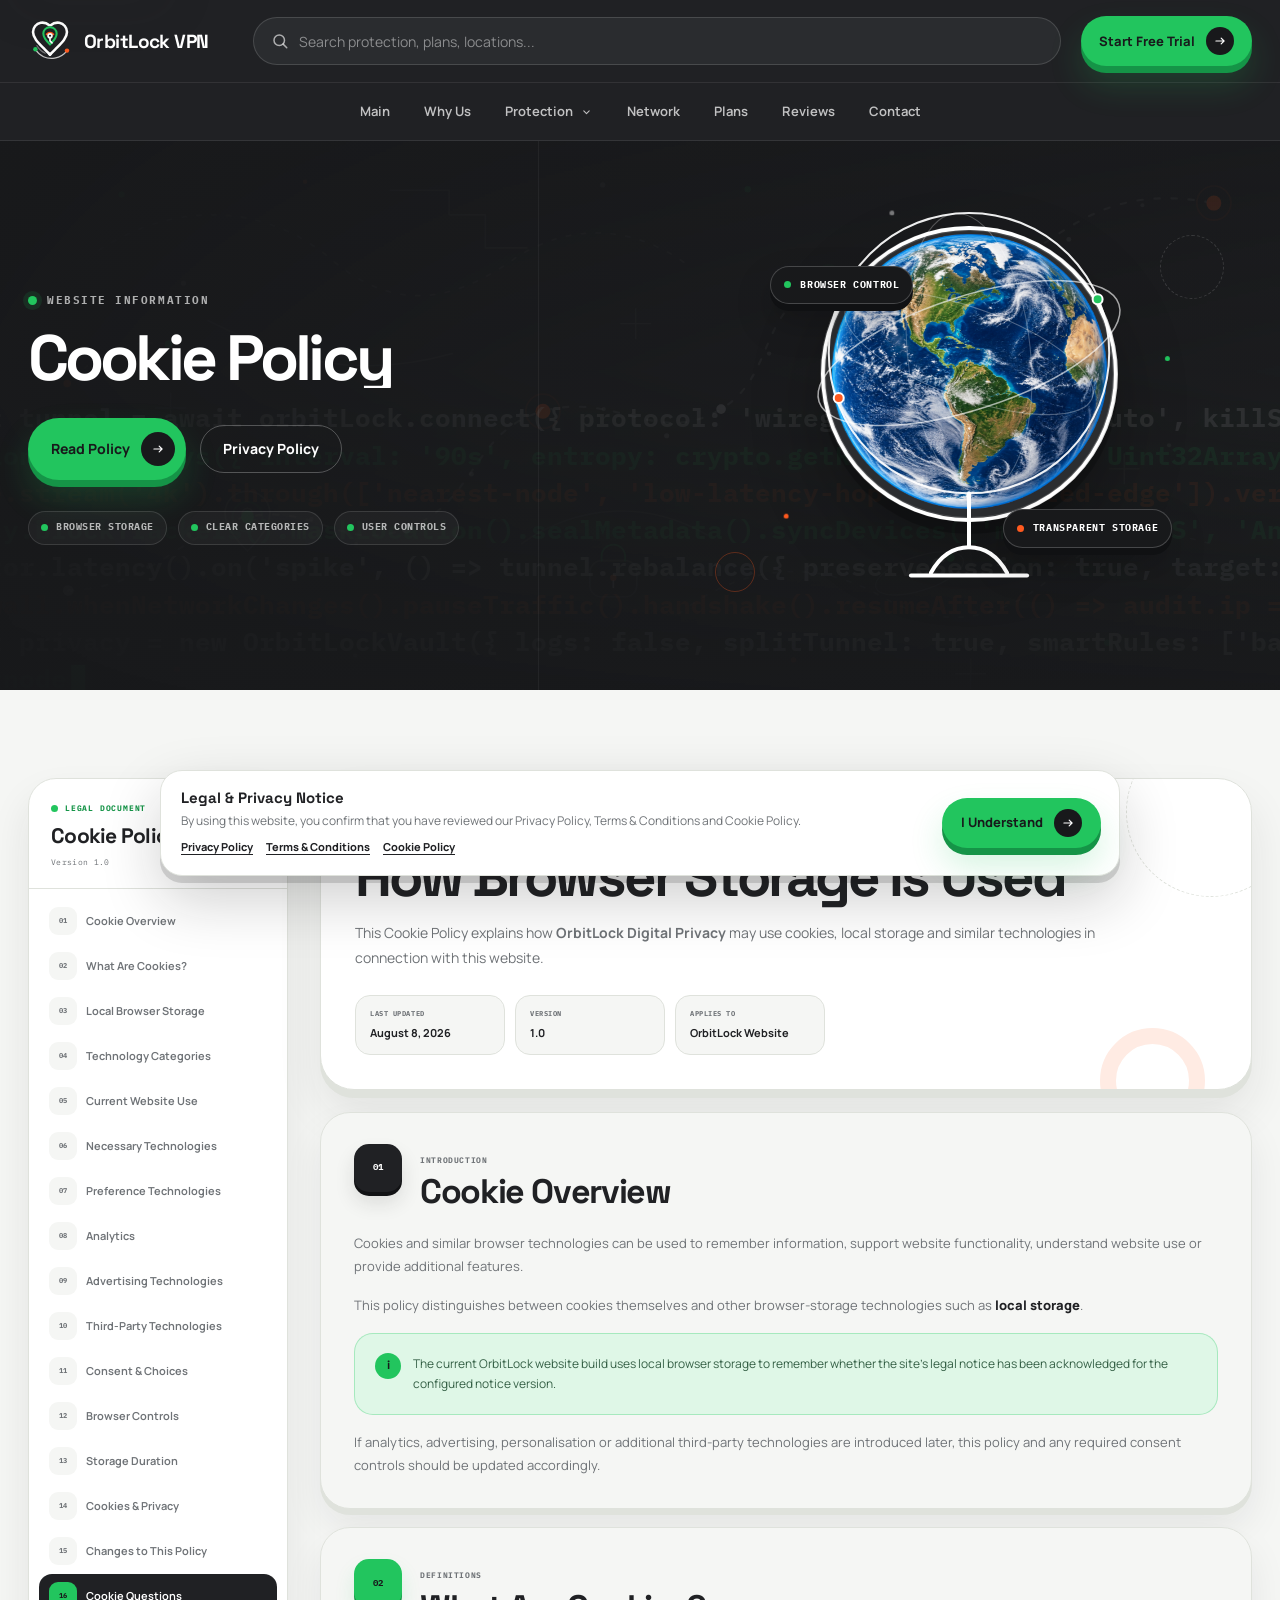
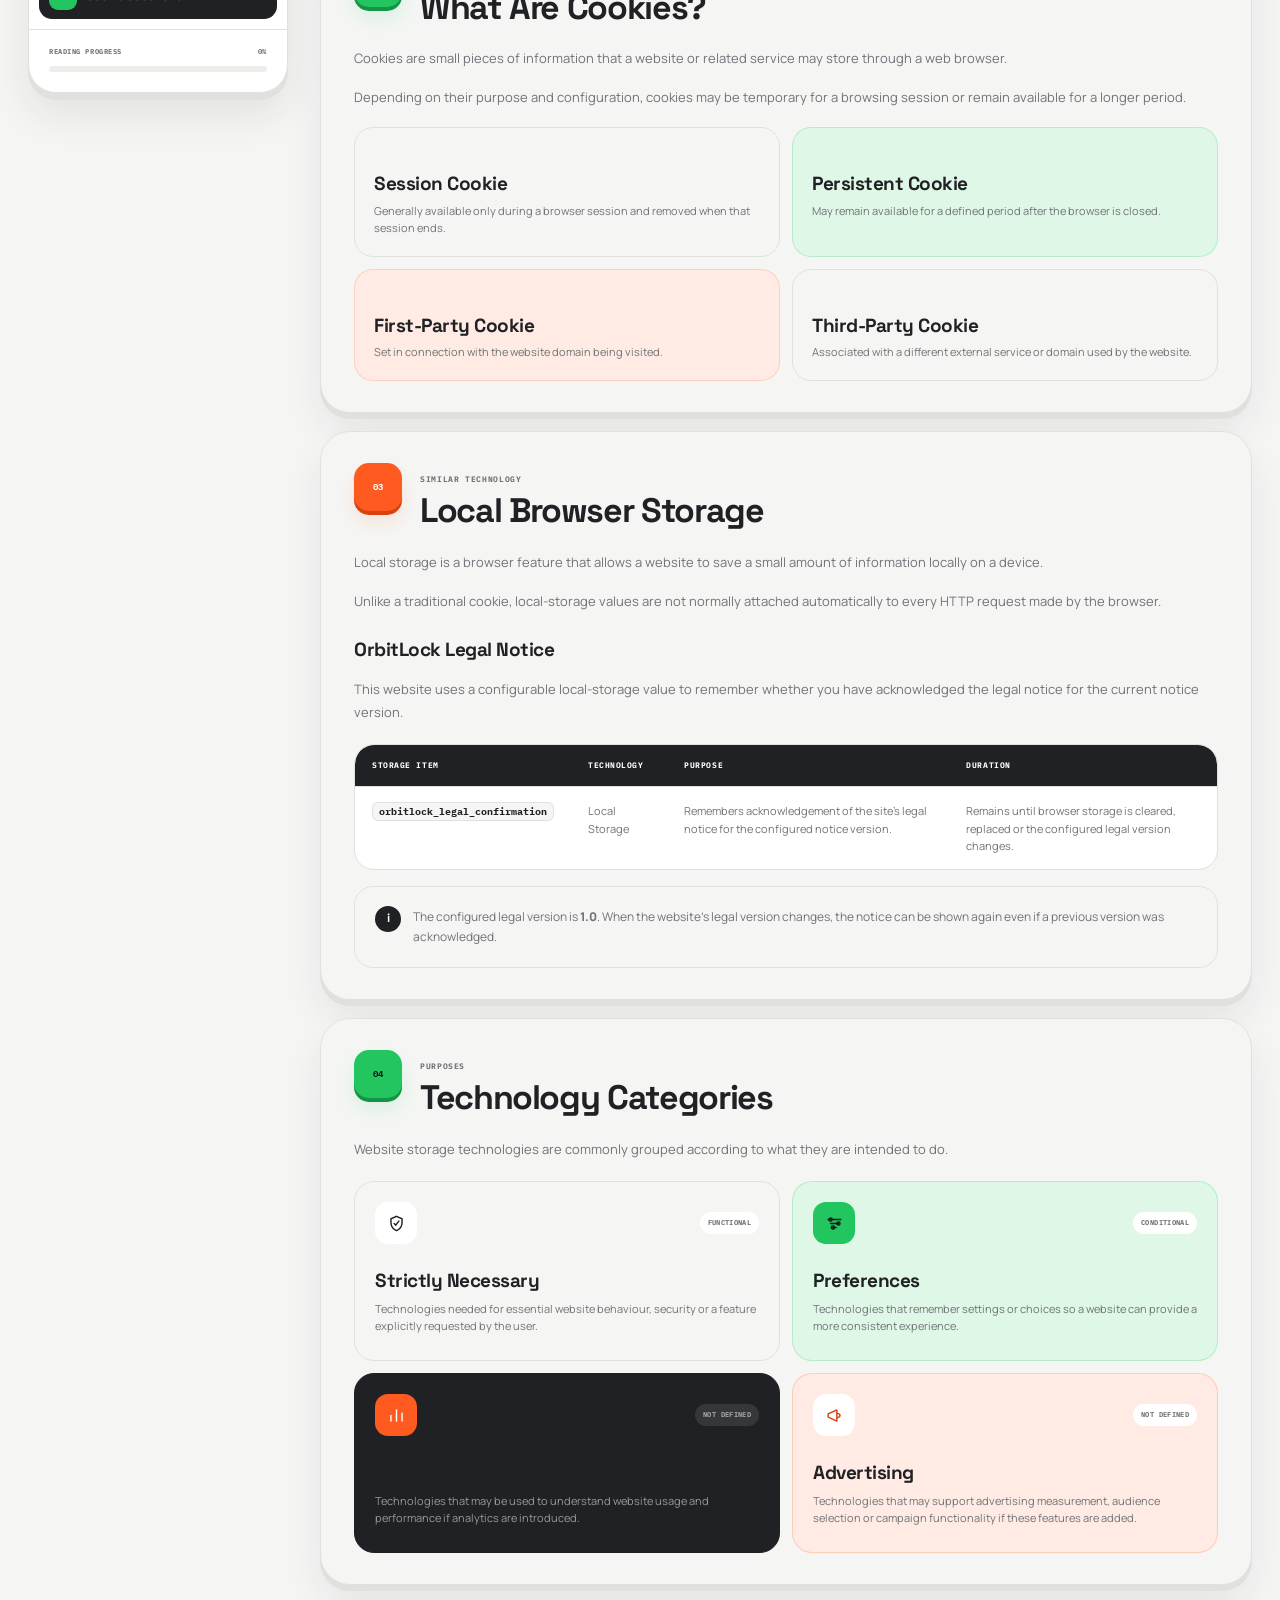
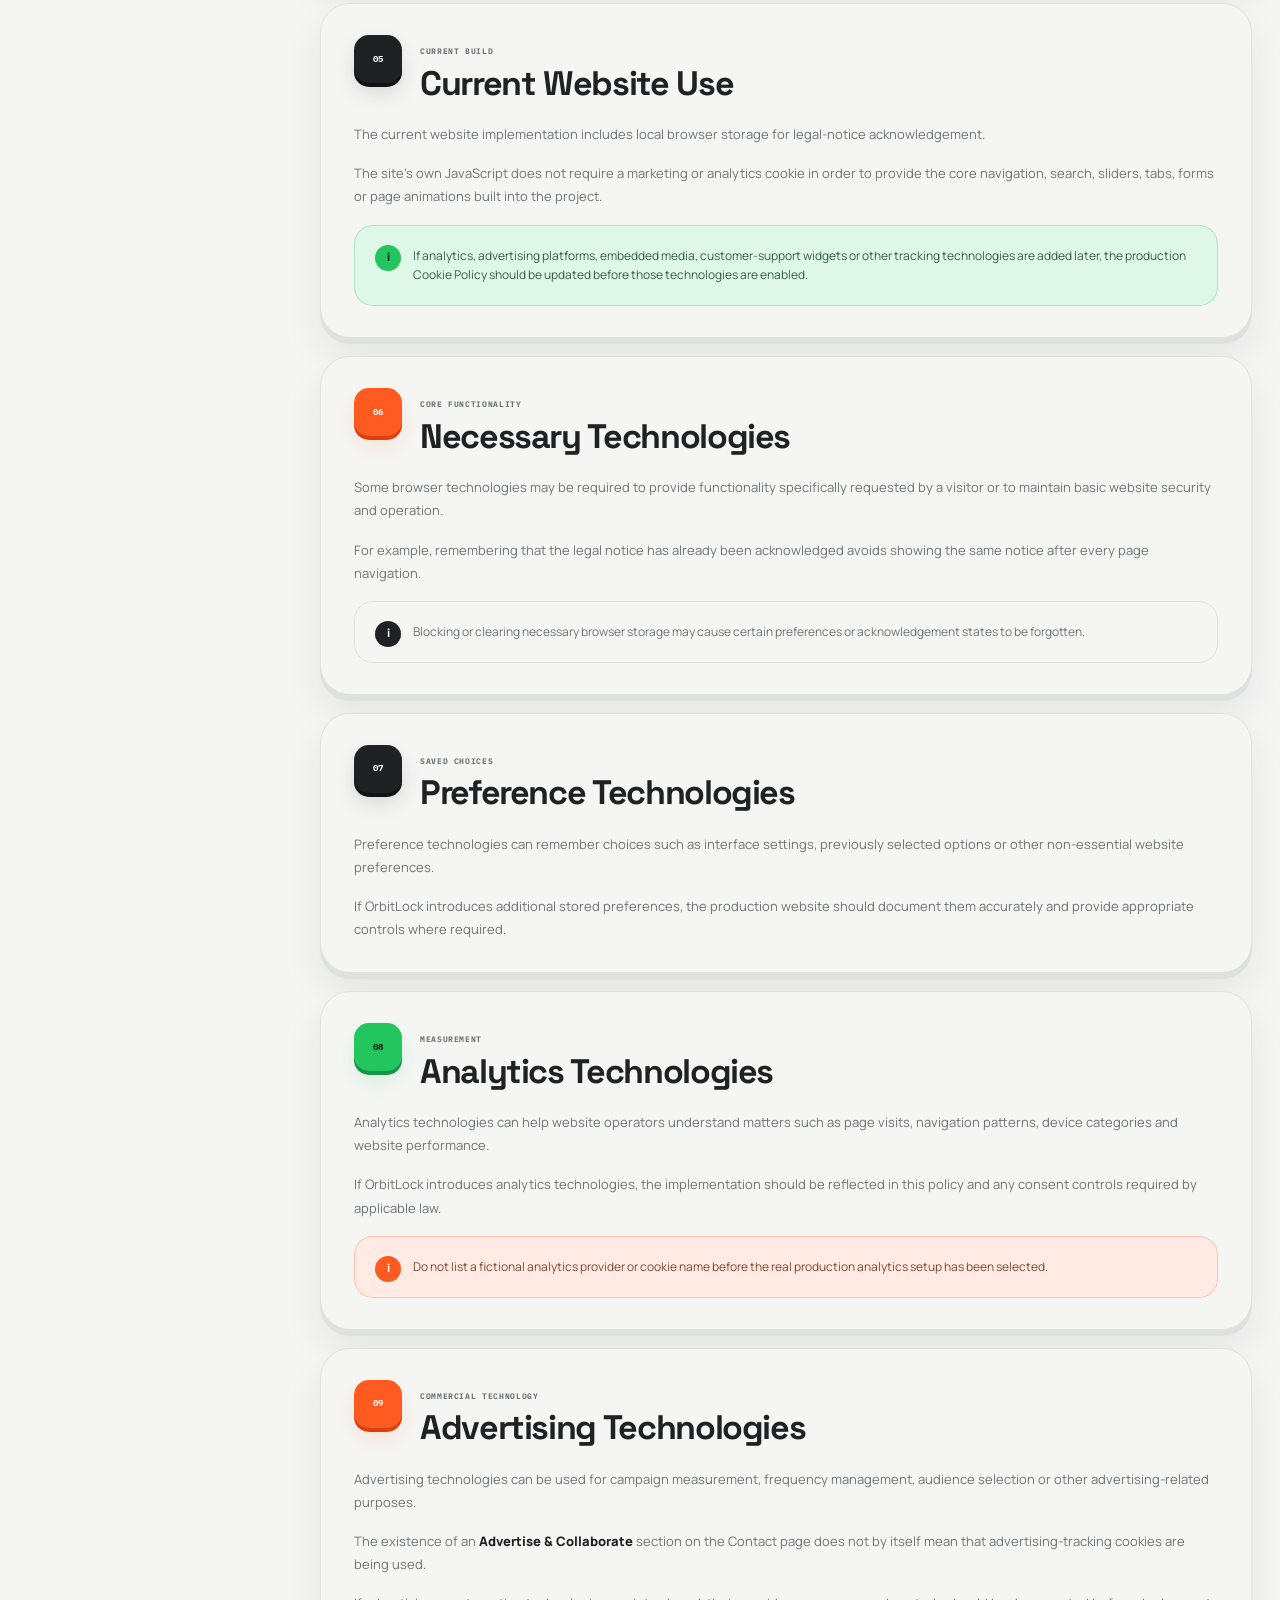
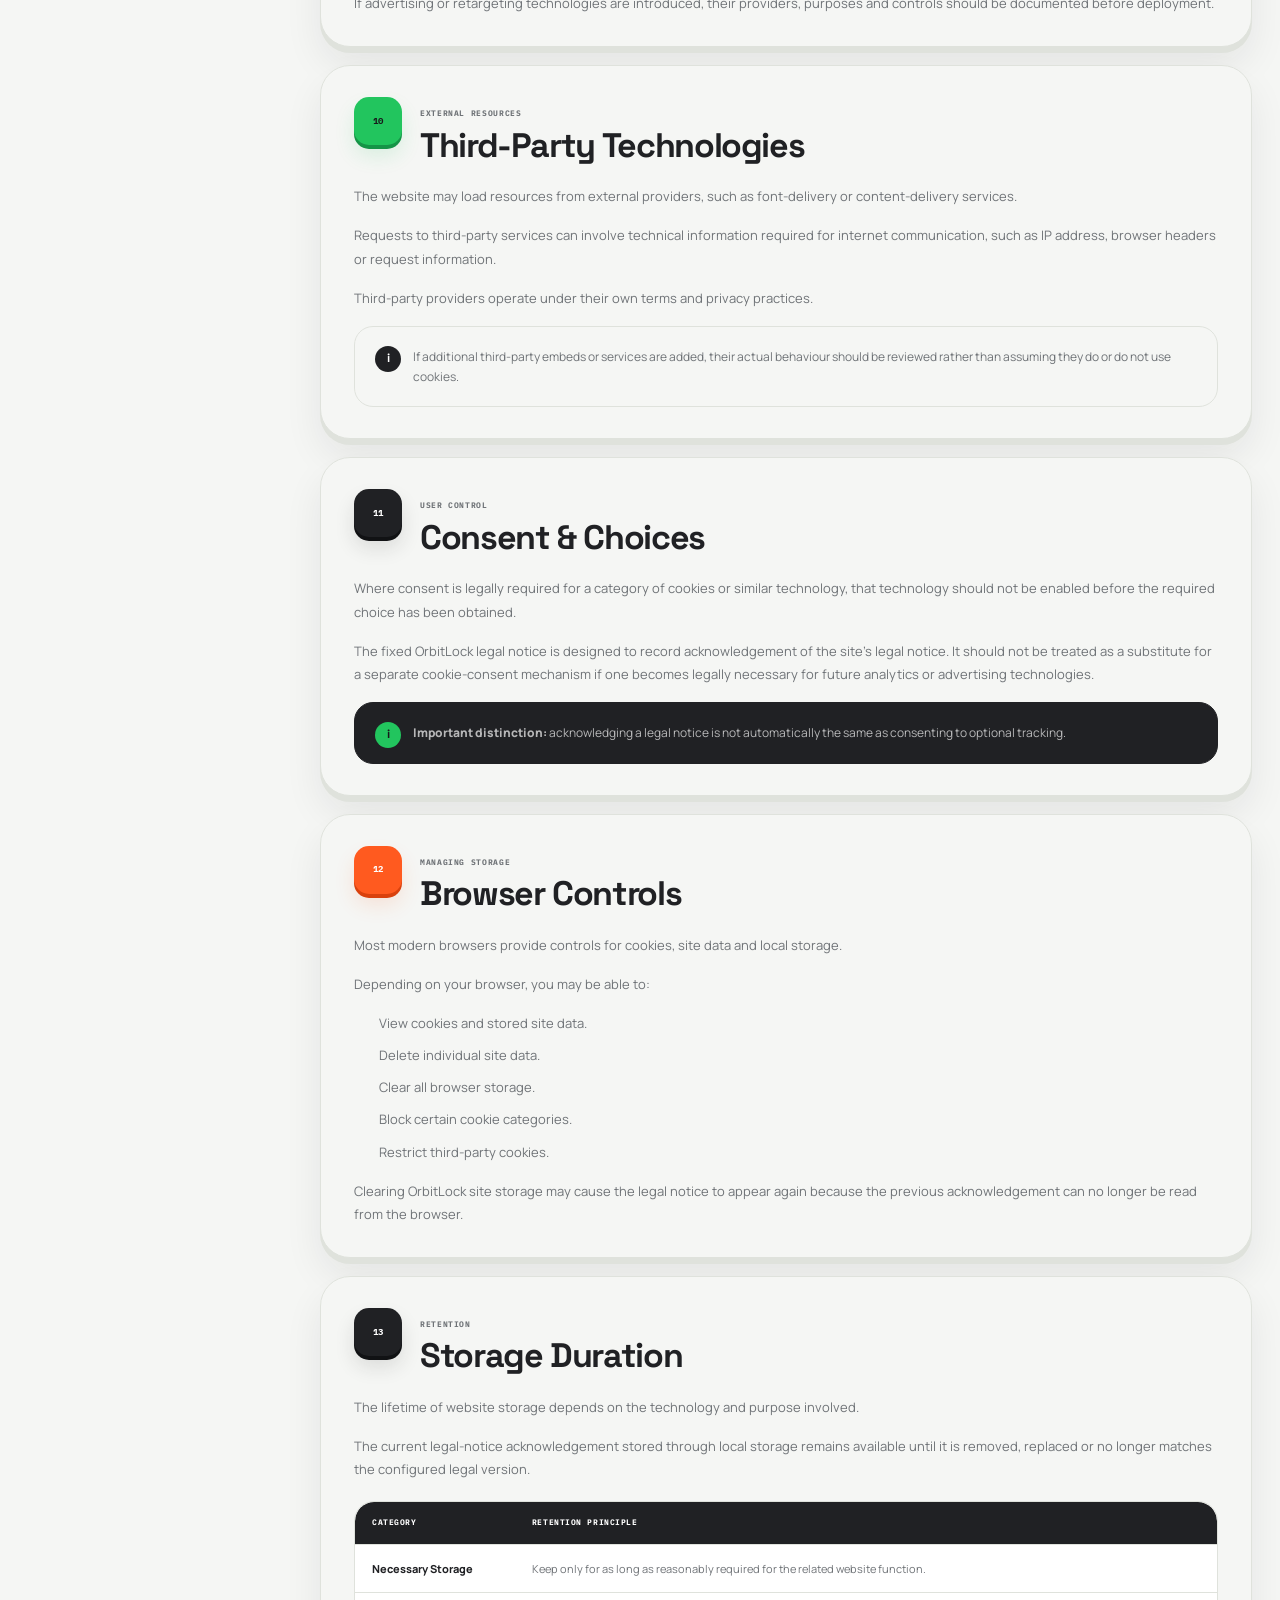
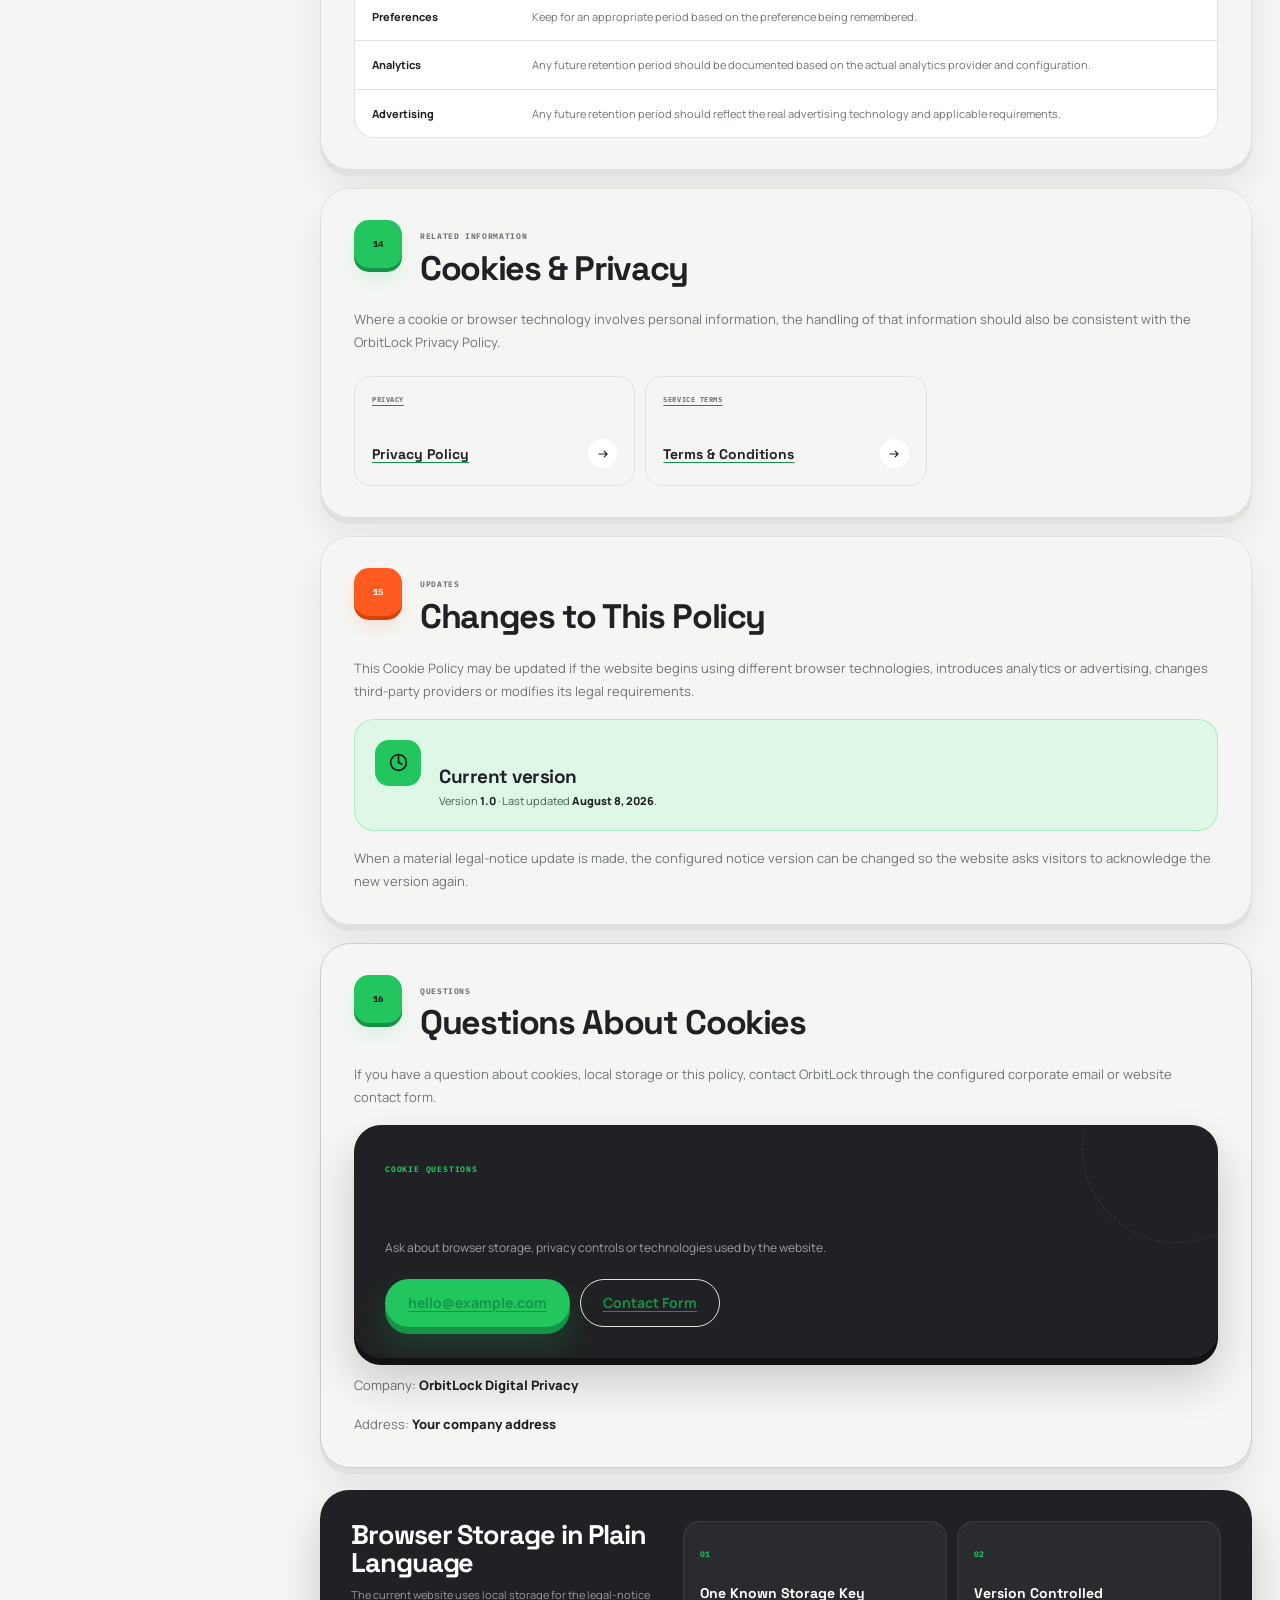
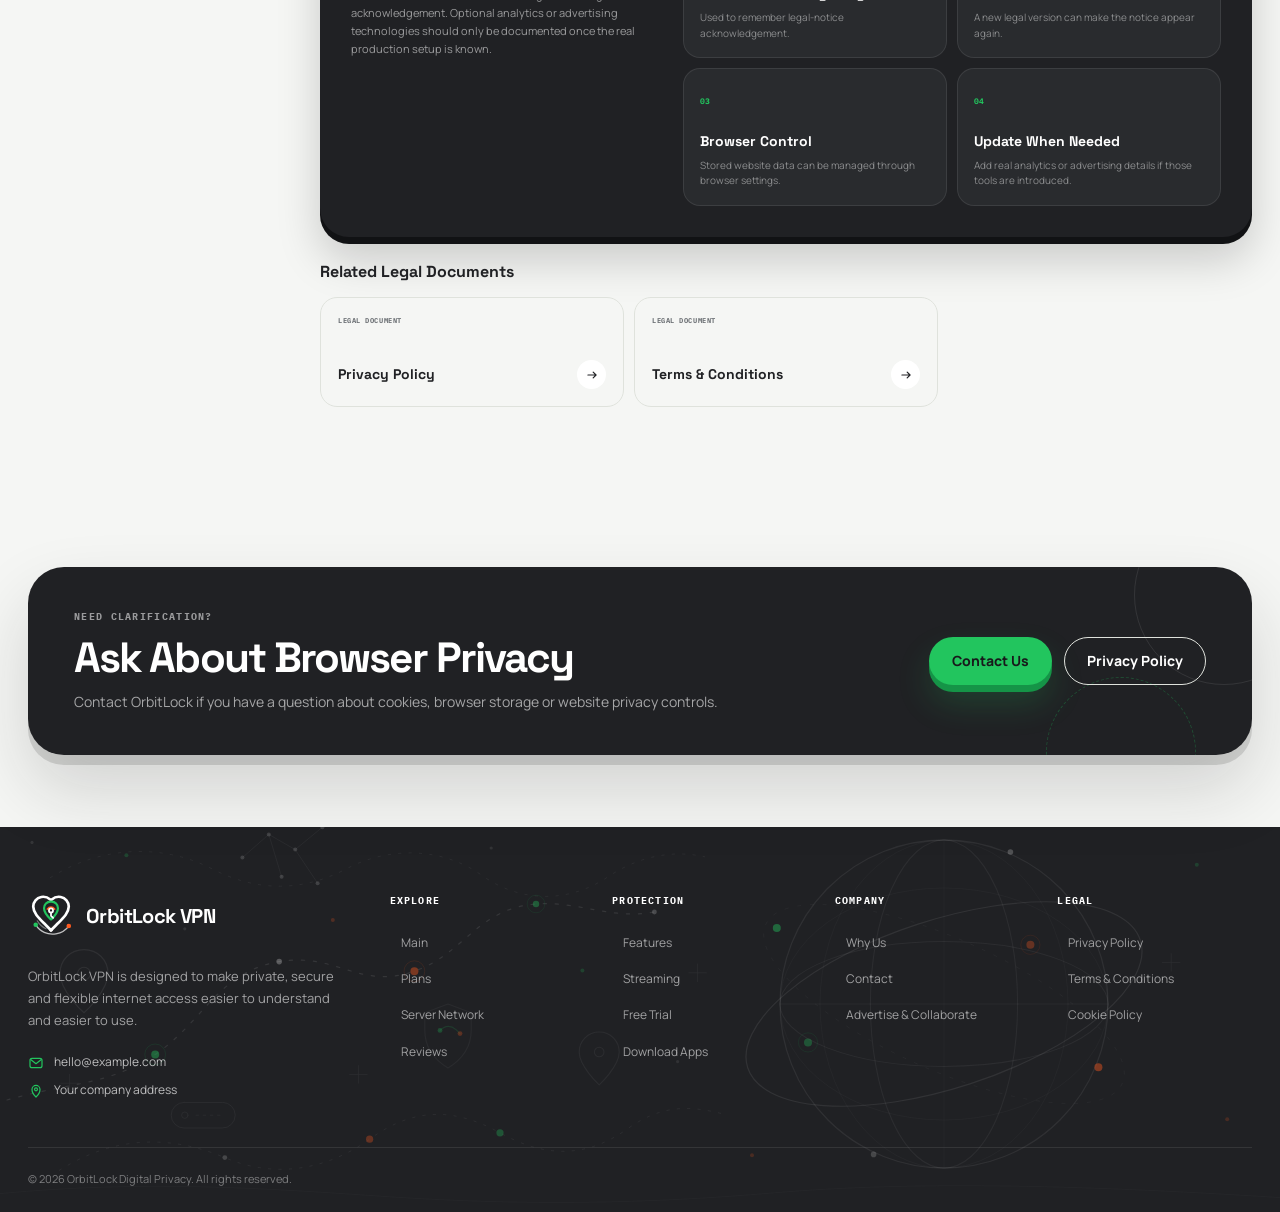
<file: cookie-policy.html>
<!DOCTYPE html>
<html lang="en">
<head>
  <meta charset="UTF-8">

  <meta
    name="viewport"
    content="width=device-width, initial-scale=1.0"
  >

  <meta
    name="description"
    content="Read the OrbitLock VPN Cookie Policy and learn how cookies, local browser storage and similar website technologies may be used."
  >

  <meta
    name="theme-color"
    content="#202124"
  >

  <title>Cookie Policy — OrbitLock VPN</title>

  <link
    rel="icon"
    type="image/svg+xml"
    href="assets/icons/favicon.svg"
  >

  <link
    rel="preconnect"
    href="https://fonts.googleapis.com"
  >

  <link
    rel="preconnect"
    href="https://fonts.gstatic.com"
    crossorigin
  >

  <link
    href="https://fonts.googleapis.com/css2?family=IBM+Plex+Mono:wght@500;600;700&family=Manrope:wght@400;500;600;700;800&family=Space+Grotesk:wght@500;600;700&display=swap"
    rel="stylesheet"
  >

  <link
    rel="stylesheet"
    href="https://cdn.jsdelivr.net/npm/aos@2.3.4/dist/aos.css"
  >

  <link
    rel="stylesheet"
    href="shared/css/global.css"
  >

  <link
    rel="stylesheet"
    href="legal/css/legal.css"
  >

  <script
    src="config/config.js"
    defer
  ></script>

  <script
    src="https://cdn.jsdelivr.net/npm/aos@2.3.4/dist/aos.js"
    defer
  ></script>

  <script
    src="https://cdn.jsdelivr.net/npm/gsap@3.12.5/dist/gsap.min.js"
    defer
  ></script>

  <script
    src="shared/js/common.js"
    defer
  ></script>

  <script
    src="legal/js/legal.js"
    defer
  ></script>
</head>

<body
  class="page-legal"
  data-legal="cookies"
>

  <a
    class="vpn-skip-link"
    href="#main-content"
  >
    Skip to main content
  </a>

  <div class="vpn-site-shell">

    <div data-vpn-header></div>

    <main
      class="vpn-main"
      id="main-content"
    >

      

      <section
        class="vpn-hero vpn-hero--compact"
        aria-labelledby="cookies-hero-title"
        data-vpn-hero
      >
        <div class="vpn-container vpn-hero__inner">

          <div class="vpn-hero__copy">

            <p
              class="vpn-hero__eyebrow"
              data-vpn-hero-eyebrow
              data-config-text="hero.cookies.eyebrow"
            >
              WEBSITE TECHNOLOGIES
            </p>

            <h1
              class="vpn-hero__title"
              id="cookies-hero-title"
              data-vpn-hero-title
              data-config-text="hero.cookies.title"
            >
              Cookie Policy
            </h1>

            <div
              class="vpn-hero__actions"
              data-vpn-hero-actions
            >

              <a
                class="vpn-button vpn-button--green vpn-button--arrow"
                href="#cookies-overview"
                data-config-href="hero.cookies.primaryUrl"
              >
                <span data-config-text="hero.cookies.primaryLabel">
                  Read the Policy
                </span>

                <span
                  class="vpn-button__icon"
                  aria-hidden="true"
                >
                  <svg viewBox="0 0 24 24">
                    <path
                      d="M5 12H19M14 7L19 12L14 17"
                      fill="none"
                      stroke="currentColor"
                      stroke-width="2"
                      stroke-linecap="round"
                      stroke-linejoin="round"
                    ></path>
                  </svg>
                </span>
              </a>

              <a
                class="vpn-button vpn-button--outline"
                href="privacy-policy.html"
                data-config-href="hero.cookies.secondaryUrl"
              >
                <span data-config-text="hero.cookies.secondaryLabel">
                  Privacy Policy
                </span>
              </a>

            </div>

            <div
              class="vpn-hero__meta"
              data-vpn-hero-meta
            >
              <span class="vpn-hero__meta-item">
                <span
                  class="vpn-hero__meta-dot"
                  aria-hidden="true"
                ></span>
                Browser storage
              </span>

              <span class="vpn-hero__meta-item">
                <span
                  class="vpn-hero__meta-dot"
                  aria-hidden="true"
                ></span>
                Clear categories
              </span>

              <span class="vpn-hero__meta-item">
                <span
                  class="vpn-hero__meta-dot"
                  aria-hidden="true"
                ></span>
                User controls
              </span>
            </div>

          </div>

          <div class="vpn-hero__visual">

            <div
              class="vpn-hero__globe-wrap"
              data-vpn-hero-globe
            >

              <div class="vpn-hero__photo-shell">

                <img
                  class="vpn-hero__photo"
                  src="assets/images/hero-home.jpg"
                  data-config-src="hero.cookies.image"
                  data-config-alt="hero.cookies.imageAlt"
                  alt="Digital privacy and browser settings represented in a modern workspace"
                  width="720"
                  height="720"
                  decoding="async"
                >

                <span
                  class="vpn-hero__photo-overlay"
                  aria-hidden="true"
                ></span>

              </div>

              <svg
                class="vpn-hero__globe-frame"
                viewBox="0 0 470 530"
                fill="none"
                aria-hidden="true"
              >
                <circle
                  cx="235"
                  cy="190"
                  r="169"
                  stroke="#FFFFFF"
                  stroke-width="2"
                  opacity="0.92"
                  data-vpn-globe-draw
                ></circle>

                <ellipse
                  cx="235"
                  cy="190"
                  rx="190"
                  ry="68"
                  transform="rotate(-18 235 190)"
                  stroke="#FFFFFF"
                  stroke-width="1.5"
                  opacity="0.62"
                  data-vpn-globe-draw
                ></ellipse>

                <ellipse
                  cx="235"
                  cy="190"
                  rx="158"
                  ry="54"
                  transform="rotate(20 235 190)"
                  stroke="#FFFFFF"
                  stroke-width="1.1"
                  opacity="0.3"
                  data-vpn-globe-draw
                ></ellipse>

                <ellipse
                  cx="235"
                  cy="190"
                  rx="74"
                  ry="169"
                  transform="rotate(-6 235 190)"
                  stroke="#FFFFFF"
                  stroke-width="1.1"
                  opacity="0.25"
                  data-vpn-globe-draw
                ></ellipse>

                <path
                  d="M235 359V424"
                  stroke="#FFFFFF"
                  stroke-width="4"
                  stroke-linecap="round"
                  data-vpn-globe-draw
                ></path>

                <path
                  d="M189 455C200 435 215 424 235 424C255 424 270 435 281 455"
                  stroke="#FFFFFF"
                  stroke-width="4"
                  stroke-linecap="round"
                  data-vpn-globe-draw
                ></path>

                <path
                  d="M165 458H305"
                  stroke="#FFFFFF"
                  stroke-width="4"
                  stroke-linecap="round"
                  data-vpn-globe-draw
                ></path>

                <circle
                  cx="390"
                  cy="125"
                  r="6"
                  fill="#22C55E"
                  stroke="#FFFFFF"
                  stroke-width="2"
                ></circle>

                <circle
                  cx="78"
                  cy="244"
                  r="6"
                  fill="#FF5A1F"
                  stroke="#FFFFFF"
                  stroke-width="2"
                ></circle>
              </svg>

              <span
                class="vpn-hero__globe-chip vpn-hero__globe-chip--top"
                data-vpn-hero-globe-chip
              >
                Browser Control
              </span>

              <span
                class="vpn-hero__globe-chip vpn-hero__globe-chip--bottom"
                data-vpn-hero-globe-chip
              >
                Transparent Storage
              </span>

              <span
                class="vpn-hero__micro-dot vpn-hero__micro-dot--one"
                aria-hidden="true"
                data-vpn-hero-particle
              ></span>

              <span
                class="vpn-hero__micro-dot vpn-hero__micro-dot--two"
                aria-hidden="true"
                data-vpn-hero-particle
              ></span>

              <span
                class="vpn-hero__micro-dot vpn-hero__micro-dot--three"
                aria-hidden="true"
                data-vpn-hero-particle
              ></span>

            </div>
          </div>

        </div>
      </section>

      

      <section class="vpn-section vpn-legal-page">

        <div class="vpn-container">

          

          <div class="vpn-legal-mobile-nav">

            <label
              class="vpn-legal-mobile-nav__label"
              for="cookies-mobile-nav"
            >
              Jump to a section
            </label>

            <select
              class="vpn-legal-mobile-nav__select"
              id="cookies-mobile-nav"
              data-vpn-legal-mobile-select
            ></select>

          </div>

          <div class="vpn-legal-page__layout">

            

            <aside
              class="vpn-legal-page__sidebar"
              aria-label="Cookie Policy navigation"
            >
              <div class="vpn-legal-page__sidebar-card">

                <div class="vpn-legal-page__sidebar-head">

                  <span class="vpn-legal-page__sidebar-eyebrow">
                    Legal Document
                  </span>

                  <h2 class="vpn-legal-page__sidebar-title">
                    Cookie Policy
                  </h2>

                  <span class="vpn-legal-page__sidebar-version">
                    Version
                    <span data-vpn-legal-version>
                      1.0
                    </span>
                  </span>

                </div>

                <nav
                  class="vpn-legal-page__nav"
                  aria-label="Cookie Policy sections"
                  data-vpn-legal-nav
                ></nav>

                <div class="vpn-legal-page__progress">

                  <div class="vpn-legal-page__progress-top">

                    <span class="vpn-legal-page__progress-label">
                      Reading progress
                    </span>

                    <span
                      class="vpn-legal-page__progress-value"
                      data-vpn-legal-progress-value
                    >
                      0%
                    </span>

                  </div>

                  <div
                    class="vpn-legal-page__progress-track"
                    aria-hidden="true"
                  >
                    <div
                      class="vpn-legal-page__progress-bar"
                      data-vpn-legal-progress-bar
                    ></div>
                  </div>

                </div>

              </div>
            </aside>

            

            <article
              class="vpn-legal-page__document"
              data-vpn-legal-document
            >

              <header
                class="vpn-legal-page__document-head"
                data-aos="fade-up"
              >

                <div class="vpn-legal-page__document-copy">

                  <p class="vpn-eyebrow">
                    BROWSER TECHNOLOGIES
                  </p>

                  <h2 class="vpn-legal-page__document-title">
                    How Browser Storage Is Used
                  </h2>

                  <p class="vpn-legal-page__lead">
                    This Cookie Policy explains how
                    <strong data-config-text="brand.companyName">
                      OrbitLock Digital Privacy
                    </strong>
                    may use cookies, local storage and similar technologies in connection with this website.
                  </p>

                  <div class="vpn-legal-page__document-meta">

                    <div class="vpn-legal-page__meta-item">
                      <span class="vpn-legal-page__meta-label">
                        Last Updated
                      </span>

                      <span
                        class="vpn-legal-page__meta-value"
                        data-vpn-legal-updated
                      >
                        August 8, 2026
                      </span>
                    </div>

                    <div class="vpn-legal-page__meta-item">
                      <span class="vpn-legal-page__meta-label">
                        Version
                      </span>

                      <span
                        class="vpn-legal-page__meta-value"
                        data-vpn-legal-version
                      >
                        1.0
                      </span>
                    </div>

                    <div class="vpn-legal-page__meta-item">
                      <span class="vpn-legal-page__meta-label">
                        Applies To
                      </span>

                      <span class="vpn-legal-page__meta-value">
                        OrbitLock Website
                      </span>
                    </div>

                  </div>

                </div>

              </header>

              <div
                class="vpn-legal-page__content"
                data-vpn-legal-content
              >

                

                <section
                  class="vpn-legal-section"
                  id="cookies-overview"
                  data-nav-label="Cookie Overview"
                  data-active="true"
                  data-vpn-legal-section
                >

                  <div class="vpn-legal-section__head">

                    <span class="vpn-legal-section__index">
                      01
                    </span>

                    <div>
                      <span class="vpn-legal-section__eyebrow">
                        INTRODUCTION
                      </span>

                      <h2 class="vpn-legal-section__title">
                        Cookie Overview
                      </h2>
                    </div>

                  </div>

                  <div class="vpn-legal-section__body">

                    <p>
                      Cookies and similar browser technologies can be used to remember information, support website functionality, understand website use or provide additional features.
                    </p>

                    <p>
                      This policy distinguishes between cookies themselves and other browser-storage technologies such as <strong>local storage</strong>.
                    </p>

                    <div class="vpn-legal-note vpn-legal-note--green">
                      The current OrbitLock website build uses local browser storage to remember whether the site's legal notice has been acknowledged for the configured notice version.
                    </div>

                    <p>
                      If analytics, advertising, personalisation or additional third-party technologies are introduced later, this policy and any required consent controls should be updated accordingly.
                    </p>

                  </div>

                </section>

                

                <section
                  class="vpn-legal-section"
                  id="what-are-cookies"
                  data-nav-label="What Are Cookies?"
                  data-vpn-legal-section
                >

                  <div class="vpn-legal-section__head">

                    <span class="vpn-legal-section__index">
                      02
                    </span>

                    <div>
                      <span class="vpn-legal-section__eyebrow">
                        DEFINITIONS
                      </span>

                      <h2 class="vpn-legal-section__title">
                        What Are Cookies?
                      </h2>
                    </div>

                  </div>

                  <div class="vpn-legal-section__body">

                    <p>
                      Cookies are small pieces of information that a website or related service may store through a web browser.
                    </p>

                    <p>
                      Depending on their purpose and configuration, cookies may be temporary for a browsing session or remain available for a longer period.
                    </p>

                    <div class="vpn-legal-definition-grid">

                      <article class="vpn-legal-definition-card">
                        <h3 class="vpn-legal-definition-card__term">
                          Session Cookie
                        </h3>

                        <p class="vpn-legal-definition-card__description">
                          Generally available only during a browser session and removed when that session ends.
                        </p>
                      </article>

                      <article class="vpn-legal-definition-card">
                        <h3 class="vpn-legal-definition-card__term">
                          Persistent Cookie
                        </h3>

                        <p class="vpn-legal-definition-card__description">
                          May remain available for a defined period after the browser is closed.
                        </p>
                      </article>

                      <article class="vpn-legal-definition-card">
                        <h3 class="vpn-legal-definition-card__term">
                          First-Party Cookie
                        </h3>

                        <p class="vpn-legal-definition-card__description">
                          Set in connection with the website domain being visited.
                        </p>
                      </article>

                      <article class="vpn-legal-definition-card">
                        <h3 class="vpn-legal-definition-card__term">
                          Third-Party Cookie
                        </h3>

                        <p class="vpn-legal-definition-card__description">
                          Associated with a different external service or domain used by the website.
                        </p>
                      </article>

                    </div>

                  </div>

                </section>

                

                <section
                  class="vpn-legal-section"
                  id="local-storage"
                  data-nav-label="Local Browser Storage"
                  data-vpn-legal-section
                >

                  <div class="vpn-legal-section__head">

                    <span class="vpn-legal-section__index">
                      03
                    </span>

                    <div>
                      <span class="vpn-legal-section__eyebrow">
                        SIMILAR TECHNOLOGY
                      </span>

                      <h2 class="vpn-legal-section__title">
                        Local Browser Storage
                      </h2>
                    </div>

                  </div>

                  <div class="vpn-legal-section__body">

                    <p>
                      Local storage is a browser feature that allows a website to save a small amount of information locally on a device.
                    </p>

                    <p>
                      Unlike a traditional cookie, local-storage values are not normally attached automatically to every HTTP request made by the browser.
                    </p>

                    <h3>
                      OrbitLock Legal Notice
                    </h3>

                    <p>
                      This website uses a configurable local-storage value to remember whether you have acknowledged the legal notice for the current notice version.
                    </p>

                    <div class="vpn-legal-table-wrap">

                      <table class="vpn-legal-table">

                        <thead>
                          <tr>
                            <th scope="col">
                              Storage Item
                            </th>

                            <th scope="col">
                              Technology
                            </th>

                            <th scope="col">
                              Purpose
                            </th>

                            <th scope="col">
                              Duration
                            </th>
                          </tr>
                        </thead>

                        <tbody>

                          <tr>
                            <td>
                              <code data-config-text="legal.legalStorageKey">
                                orbitlock_legal_confirmation
                              </code>
                            </td>

                            <td>
                              Local Storage
                            </td>

                            <td>
                              Remembers acknowledgement of the site's legal notice for the configured notice version.
                            </td>

                            <td>
                              Remains until browser storage is cleared, replaced or the configured legal version changes.
                            </td>
                          </tr>

                        </tbody>

                      </table>

                    </div>

                    <div class="vpn-legal-note">
                      The configured legal version is
                      <strong data-vpn-legal-version>
                        1.0
                      </strong>.
                      When the website's legal version changes, the notice can be shown again even if a previous version was acknowledged.
                    </div>

                  </div>

                </section>

                

                <section
                  class="vpn-legal-section"
                  id="technology-categories"
                  data-nav-label="Technology Categories"
                  data-vpn-legal-section
                >

                  <div class="vpn-legal-section__head">

                    <span class="vpn-legal-section__index">
                      04
                    </span>

                    <div>
                      <span class="vpn-legal-section__eyebrow">
                        PURPOSES
                      </span>

                      <h2 class="vpn-legal-section__title">
                        Technology Categories
                      </h2>
                    </div>

                  </div>

                  <div class="vpn-legal-section__body">

                    <p>
                      Website storage technologies are commonly grouped according to what they are intended to do.
                    </p>

                    <div class="vpn-legal-cookie-grid">

                      <article class="vpn-legal-cookie-card">

                        <div class="vpn-legal-cookie-card__top">

                          <span
                            class="vpn-legal-cookie-card__icon"
                            aria-hidden="true"
                          >
                            <svg viewBox="0 0 24 24">
                              <path
                                d="M12 3L19 6V11C19 15.7 16.3 19 12 21C7.7 19 5 15.7 5 11V6L12 3Z"
                                fill="none"
                                stroke="currentColor"
                                stroke-width="1.8"
                              ></path>

                              <path
                                d="M9 12L11 14L15 9"
                                fill="none"
                                stroke="currentColor"
                                stroke-width="1.8"
                                stroke-linecap="round"
                              ></path>
                            </svg>
                          </span>

                          <span class="vpn-legal-cookie-card__status">
                            Functional
                          </span>

                        </div>

                        <h3 class="vpn-legal-cookie-card__title">
                          Strictly Necessary
                        </h3>

                        <p class="vpn-legal-cookie-card__text">
                          Technologies needed for essential website behaviour, security or a feature explicitly requested by the user.
                        </p>

                      </article>

                      <article class="vpn-legal-cookie-card">

                        <div class="vpn-legal-cookie-card__top">

                          <span
                            class="vpn-legal-cookie-card__icon"
                            aria-hidden="true"
                          >
                            <svg viewBox="0 0 24 24">
                              <path
                                d="M4 7H20M7 12H17M10 17H14"
                                fill="none"
                                stroke="currentColor"
                                stroke-width="1.8"
                                stroke-linecap="round"
                              ></path>

                              <circle
                                cx="7"
                                cy="7"
                                r="2"
                                fill="none"
                                stroke="currentColor"
                                stroke-width="1.8"
                              ></circle>

                              <circle
                                cx="17"
                                cy="12"
                                r="2"
                                fill="none"
                                stroke="currentColor"
                                stroke-width="1.8"
                              ></circle>

                              <circle
                                cx="10"
                                cy="17"
                                r="2"
                                fill="none"
                                stroke="currentColor"
                                stroke-width="1.8"
                              ></circle>
                            </svg>
                          </span>

                          <span class="vpn-legal-cookie-card__status">
                            Conditional
                          </span>

                        </div>

                        <h3 class="vpn-legal-cookie-card__title">
                          Preferences
                        </h3>

                        <p class="vpn-legal-cookie-card__text">
                          Technologies that remember settings or choices so a website can provide a more consistent experience.
                        </p>

                      </article>

                      <article class="vpn-legal-cookie-card">

                        <div class="vpn-legal-cookie-card__top">

                          <span
                            class="vpn-legal-cookie-card__icon"
                            aria-hidden="true"
                          >
                            <svg viewBox="0 0 24 24">
                              <path
                                d="M5 19V12M12 19V5M19 19V9"
                                fill="none"
                                stroke="currentColor"
                                stroke-width="1.8"
                                stroke-linecap="round"
                              ></path>
                            </svg>
                          </span>

                          <span class="vpn-legal-cookie-card__status">
                            Not Defined
                          </span>

                        </div>

                        <h3 class="vpn-legal-cookie-card__title">
                          Analytics
                        </h3>

                        <p class="vpn-legal-cookie-card__text">
                          Technologies that may be used to understand website usage and performance if analytics are introduced.
                        </p>

                      </article>

                      <article class="vpn-legal-cookie-card">

                        <div class="vpn-legal-cookie-card__top">

                          <span
                            class="vpn-legal-cookie-card__icon"
                            aria-hidden="true"
                          >
                            <svg viewBox="0 0 24 24">
                              <path
                                d="M4 14V10L15 5V19L4 14Z"
                                fill="none"
                                stroke="currentColor"
                                stroke-width="1.8"
                                stroke-linejoin="round"
                              ></path>

                              <path
                                d="M15 9C17.5 9.7 19 11.2 19 12C19 12.8 17.5 14.3 15 15"
                                fill="none"
                                stroke="currentColor"
                                stroke-width="1.8"
                                stroke-linecap="round"
                              ></path>
                            </svg>
                          </span>

                          <span class="vpn-legal-cookie-card__status">
                            Not Defined
                          </span>

                        </div>

                        <h3 class="vpn-legal-cookie-card__title">
                          Advertising
                        </h3>

                        <p class="vpn-legal-cookie-card__text">
                          Technologies that may support advertising measurement, audience selection or campaign functionality if these features are added.
                        </p>

                      </article>

                    </div>

                  </div>

                </section>

                

                <section
                  class="vpn-legal-section"
                  id="current-website-use"
                  data-nav-label="Current Website Use"
                  data-vpn-legal-section
                >

                  <div class="vpn-legal-section__head">

                    <span class="vpn-legal-section__index">
                      05
                    </span>

                    <div>
                      <span class="vpn-legal-section__eyebrow">
                        CURRENT BUILD
                      </span>

                      <h2 class="vpn-legal-section__title">
                        Current Website Use
                      </h2>
                    </div>

                  </div>

                  <div class="vpn-legal-section__body">

                    <p>
                      The current website implementation includes local browser storage for legal-notice acknowledgement.
                    </p>

                    <p>
                      The site's own JavaScript does not require a marketing or analytics cookie in order to provide the core navigation, search, sliders, tabs, forms or page animations built into the project.
                    </p>

                    <div class="vpn-legal-note vpn-legal-note--green">
                      If analytics, advertising platforms, embedded media, customer-support widgets or other tracking technologies are added later, the production Cookie Policy should be updated before those technologies are enabled.
                    </div>

                  </div>

                </section>

                

                <section
                  class="vpn-legal-section"
                  id="necessary-technologies"
                  data-nav-label="Necessary Technologies"
                  data-vpn-legal-section
                >

                  <div class="vpn-legal-section__head">

                    <span class="vpn-legal-section__index">
                      06
                    </span>

                    <div>
                      <span class="vpn-legal-section__eyebrow">
                        CORE FUNCTIONALITY
                      </span>

                      <h2 class="vpn-legal-section__title">
                        Necessary Technologies
                      </h2>
                    </div>

                  </div>

                  <div class="vpn-legal-section__body">

                    <p>
                      Some browser technologies may be required to provide functionality specifically requested by a visitor or to maintain basic website security and operation.
                    </p>

                    <p>
                      For example, remembering that the legal notice has already been acknowledged avoids showing the same notice after every page navigation.
                    </p>

                    <div class="vpn-legal-note">
                      Blocking or clearing necessary browser storage may cause certain preferences or acknowledgement states to be forgotten.
                    </div>

                  </div>

                </section>

                

                <section
                  class="vpn-legal-section"
                  id="preference-technologies"
                  data-nav-label="Preference Technologies"
                  data-vpn-legal-section
                >

                  <div class="vpn-legal-section__head">

                    <span class="vpn-legal-section__index">
                      07
                    </span>

                    <div>
                      <span class="vpn-legal-section__eyebrow">
                        SAVED CHOICES
                      </span>

                      <h2 class="vpn-legal-section__title">
                        Preference Technologies
                      </h2>
                    </div>

                  </div>

                  <div class="vpn-legal-section__body">

                    <p>
                      Preference technologies can remember choices such as interface settings, previously selected options or other non-essential website preferences.
                    </p>

                    <p>
                      If OrbitLock introduces additional stored preferences, the production website should document them accurately and provide appropriate controls where required.
                    </p>

                  </div>

                </section>

                

                <section
                  class="vpn-legal-section"
                  id="analytics-technologies"
                  data-nav-label="Analytics"
                  data-vpn-legal-section
                >

                  <div class="vpn-legal-section__head">

                    <span class="vpn-legal-section__index">
                      08
                    </span>

                    <div>
                      <span class="vpn-legal-section__eyebrow">
                        MEASUREMENT
                      </span>

                      <h2 class="vpn-legal-section__title">
                        Analytics Technologies
                      </h2>
                    </div>

                  </div>

                  <div class="vpn-legal-section__body">

                    <p>
                      Analytics technologies can help website operators understand matters such as page visits, navigation patterns, device categories and website performance.
                    </p>

                    <p>
                      If OrbitLock introduces analytics technologies, the implementation should be reflected in this policy and any consent controls required by applicable law.
                    </p>

                    <div class="vpn-legal-note vpn-legal-note--orange">
                      Do not list a fictional analytics provider or cookie name before the real production analytics setup has been selected.
                    </div>

                  </div>

                </section>

                

                <section
                  class="vpn-legal-section"
                  id="advertising-technologies"
                  data-nav-label="Advertising Technologies"
                  data-vpn-legal-section
                >

                  <div class="vpn-legal-section__head">

                    <span class="vpn-legal-section__index">
                      09
                    </span>

                    <div>
                      <span class="vpn-legal-section__eyebrow">
                        COMMERCIAL TECHNOLOGY
                      </span>

                      <h2 class="vpn-legal-section__title">
                        Advertising Technologies
                      </h2>
                    </div>

                  </div>

                  <div class="vpn-legal-section__body">

                    <p>
                      Advertising technologies can be used for campaign measurement, frequency management, audience selection or other advertising-related purposes.
                    </p>

                    <p>
                      The existence of an <strong>Advertise & Collaborate</strong> section on the Contact page does not by itself mean that advertising-tracking cookies are being used.
                    </p>

                    <p>
                      If advertising or retargeting technologies are introduced, their providers, purposes and controls should be documented before deployment.
                    </p>

                  </div>

                </section>

                

                <section
                  class="vpn-legal-section"
                  id="third-party-technologies"
                  data-nav-label="Third-Party Technologies"
                  data-vpn-legal-section
                >

                  <div class="vpn-legal-section__head">

                    <span class="vpn-legal-section__index">
                      10
                    </span>

                    <div>
                      <span class="vpn-legal-section__eyebrow">
                        EXTERNAL RESOURCES
                      </span>

                      <h2 class="vpn-legal-section__title">
                        Third-Party Technologies
                      </h2>
                    </div>

                  </div>

                  <div class="vpn-legal-section__body">

                    <p>
                      The website may load resources from external providers, such as font-delivery or content-delivery services.
                    </p>

                    <p>
                      Requests to third-party services can involve technical information required for internet communication, such as IP address, browser headers or request information.
                    </p>

                    <p>
                      Third-party providers operate under their own terms and privacy practices.
                    </p>

                    <div class="vpn-legal-note">
                      If additional third-party embeds or services are added, their actual behaviour should be reviewed rather than assuming they do or do not use cookies.
                    </div>

                  </div>

                </section>

                

                <section
                  class="vpn-legal-section"
                  id="cookie-consent"
                  data-nav-label="Consent & Choices"
                  data-vpn-legal-section
                >

                  <div class="vpn-legal-section__head">

                    <span class="vpn-legal-section__index">
                      11
                    </span>

                    <div>
                      <span class="vpn-legal-section__eyebrow">
                        USER CONTROL
                      </span>

                      <h2 class="vpn-legal-section__title">
                        Consent & Choices
                      </h2>
                    </div>

                  </div>

                  <div class="vpn-legal-section__body">

                    <p>
                      Where consent is legally required for a category of cookies or similar technology, that technology should not be enabled before the required choice has been obtained.
                    </p>

                    <p>
                      The fixed OrbitLock legal notice is designed to record acknowledgement of the site's legal notice. It should not be treated as a substitute for a separate cookie-consent mechanism if one becomes legally necessary for future analytics or advertising technologies.
                    </p>

                    <div class="vpn-legal-note vpn-legal-note--dark">
                      <strong>Important distinction:</strong>
                      acknowledging a legal notice is not automatically the same as consenting to optional tracking.
                    </div>

                  </div>

                </section>

                

                <section
                  class="vpn-legal-section"
                  id="browser-controls"
                  data-nav-label="Browser Controls"
                  data-vpn-legal-section
                >

                  <div class="vpn-legal-section__head">

                    <span class="vpn-legal-section__index">
                      12
                    </span>

                    <div>
                      <span class="vpn-legal-section__eyebrow">
                        MANAGING STORAGE
                      </span>

                      <h2 class="vpn-legal-section__title">
                        Browser Controls
                      </h2>
                    </div>

                  </div>

                  <div class="vpn-legal-section__body">

                    <p>
                      Most modern browsers provide controls for cookies, site data and local storage.
                    </p>

                    <p>
                      Depending on your browser, you may be able to:
                    </p>

                    <ul>
                      <li>
                        View cookies and stored site data.
                      </li>

                      <li>
                        Delete individual site data.
                      </li>

                      <li>
                        Clear all browser storage.
                      </li>

                      <li>
                        Block certain cookie categories.
                      </li>

                      <li>
                        Restrict third-party cookies.
                      </li>
                    </ul>

                    <p>
                      Clearing OrbitLock site storage may cause the legal notice to appear again because the previous acknowledgement can no longer be read from the browser.
                    </p>

                  </div>

                </section>

                

                <section
                  class="vpn-legal-section"
                  id="storage-duration"
                  data-nav-label="Storage Duration"
                  data-vpn-legal-section
                >

                  <div class="vpn-legal-section__head">

                    <span class="vpn-legal-section__index">
                      13
                    </span>

                    <div>
                      <span class="vpn-legal-section__eyebrow">
                        RETENTION
                      </span>

                      <h2 class="vpn-legal-section__title">
                        Storage Duration
                      </h2>
                    </div>

                  </div>

                  <div class="vpn-legal-section__body">

                    <p>
                      The lifetime of website storage depends on the technology and purpose involved.
                    </p>

                    <p>
                      The current legal-notice acknowledgement stored through local storage remains available until it is removed, replaced or no longer matches the configured legal version.
                    </p>

                    <div class="vpn-legal-table-wrap">

                      <table class="vpn-legal-table">

                        <thead>
                          <tr>
                            <th scope="col">
                              Category
                            </th>

                            <th scope="col">
                              Retention Principle
                            </th>
                          </tr>
                        </thead>

                        <tbody>

                          <tr>
                            <td>
                              Necessary Storage
                            </td>

                            <td>
                              Keep only for as long as reasonably required for the related website function.
                            </td>
                          </tr>

                          <tr>
                            <td>
                              Preferences
                            </td>

                            <td>
                              Keep for an appropriate period based on the preference being remembered.
                            </td>
                          </tr>

                          <tr>
                            <td>
                              Analytics
                            </td>

                            <td>
                              Any future retention period should be documented based on the actual analytics provider and configuration.
                            </td>
                          </tr>

                          <tr>
                            <td>
                              Advertising
                            </td>

                            <td>
                              Any future retention period should reflect the real advertising technology and applicable requirements.
                            </td>
                          </tr>

                        </tbody>

                      </table>

                    </div>

                  </div>

                </section>

                

                <section
                  class="vpn-legal-section"
                  id="cookies-and-privacy"
                  data-nav-label="Cookies & Privacy"
                  data-vpn-legal-section
                >

                  <div class="vpn-legal-section__head">

                    <span class="vpn-legal-section__index">
                      14
                    </span>

                    <div>
                      <span class="vpn-legal-section__eyebrow">
                        RELATED INFORMATION
                      </span>

                      <h2 class="vpn-legal-section__title">
                        Cookies & Privacy
                      </h2>
                    </div>

                  </div>

                  <div class="vpn-legal-section__body">

                    <p>
                      Where a cookie or browser technology involves personal information, the handling of that information should also be consistent with the OrbitLock Privacy Policy.
                    </p>

                    <div class="vpn-legal-related">

                      <div class="vpn-legal-related__grid">

                        <a
                          class="vpn-legal-related-card"
                          href="privacy-policy.html"
                        >
                          <span class="vpn-legal-related-card__label">
                            Privacy
                          </span>

                          <span class="vpn-legal-related-card__bottom">

                            <strong class="vpn-legal-related-card__title">
                              Privacy Policy
                            </strong>

                            <span
                              class="vpn-legal-related-card__arrow"
                              aria-hidden="true"
                            >
                              <svg viewBox="0 0 24 24">
                                <path
                                  d="M5 12H19M14 7L19 12L14 17"
                                  fill="none"
                                  stroke="currentColor"
                                  stroke-width="2"
                                  stroke-linecap="round"
                                  stroke-linejoin="round"
                                ></path>
                              </svg>
                            </span>

                          </span>
                        </a>

                        <a
                          class="vpn-legal-related-card"
                          href="terms-conditions.html"
                        >
                          <span class="vpn-legal-related-card__label">
                            Service Terms
                          </span>

                          <span class="vpn-legal-related-card__bottom">

                            <strong class="vpn-legal-related-card__title">
                              Terms & Conditions
                            </strong>

                            <span
                              class="vpn-legal-related-card__arrow"
                              aria-hidden="true"
                            >
                              <svg viewBox="0 0 24 24">
                                <path
                                  d="M5 12H19M14 7L19 12L14 17"
                                  fill="none"
                                  stroke="currentColor"
                                  stroke-width="2"
                                  stroke-linecap="round"
                                  stroke-linejoin="round"
                                ></path>
                              </svg>
                            </span>

                          </span>
                        </a>

                      </div>

                    </div>

                  </div>

                </section>

                

                <section
                  class="vpn-legal-section"
                  id="cookie-policy-changes"
                  data-nav-label="Changes to This Policy"
                  data-vpn-legal-section
                >

                  <div class="vpn-legal-section__head">

                    <span class="vpn-legal-section__index">
                      15
                    </span>

                    <div>
                      <span class="vpn-legal-section__eyebrow">
                        UPDATES
                      </span>

                      <h2 class="vpn-legal-section__title">
                        Changes to This Policy
                      </h2>
                    </div>

                  </div>

                  <div class="vpn-legal-section__body">

                    <p>
                      This Cookie Policy may be updated if the website begins using different browser technologies, introduces analytics or advertising, changes third-party providers or modifies its legal requirements.
                    </p>

                    <div class="vpn-legal-update">

                      <span
                        class="vpn-legal-update__icon"
                        aria-hidden="true"
                      >
                        <svg viewBox="0 0 24 24">
                          <path
                            d="M12 5V12L16 14"
                            fill="none"
                            stroke="currentColor"
                            stroke-width="1.8"
                            stroke-linecap="round"
                            stroke-linejoin="round"
                          ></path>

                          <circle
                            cx="12"
                            cy="12"
                            r="9"
                            fill="none"
                            stroke="currentColor"
                            stroke-width="1.8"
                          ></circle>
                        </svg>
                      </span>

                      <div>

                        <h3 class="vpn-legal-update__title">
                          Current version
                        </h3>

                        <p class="vpn-legal-update__text">
                          Version
                          <strong data-vpn-legal-version>
                            1.0
                          </strong>
                          · Last updated
                          <strong data-vpn-legal-updated>
                            August 8, 2026
                          </strong>.
                        </p>

                      </div>

                    </div>

                    <p>
                      When a material legal-notice update is made, the configured notice version can be changed so the website asks visitors to acknowledge the new version again.
                    </p>

                  </div>

                </section>

                

                <section
                  class="vpn-legal-section"
                  id="cookie-contact"
                  data-nav-label="Cookie Questions"
                  data-vpn-legal-section
                >

                  <div class="vpn-legal-section__head">

                    <span class="vpn-legal-section__index">
                      16
                    </span>

                    <div>
                      <span class="vpn-legal-section__eyebrow">
                        QUESTIONS
                      </span>

                      <h2 class="vpn-legal-section__title">
                        Questions About Cookies
                      </h2>
                    </div>

                  </div>

                  <div class="vpn-legal-section__body">

                    <p>
                      If you have a question about cookies, local storage or this policy, contact OrbitLock through the configured corporate email or website contact form.
                    </p>

                    <div class="vpn-legal-contact-card">

                      <div class="vpn-legal-contact-card__content">

                        <span class="vpn-legal-contact-card__eyebrow">
                          COOKIE QUESTIONS
                        </span>

                        <h3 class="vpn-legal-contact-card__title">
                          Contact OrbitLock
                        </h3>

                        <p class="vpn-legal-contact-card__text">
                          Ask about browser storage, privacy controls or technologies used by the website.
                        </p>

                      </div>

                      <div class="vpn-legal-contact-card__actions">

                        <a
                          class="vpn-button vpn-button--green"
                          href="contact.html?topic=cookies"
                          data-config-mailto="contact.corporateEmail"
                        >
                          <span data-config-text="contact.corporateEmail">
                            Email our team
                          </span>
                        </a>

                        <a
                          class="vpn-button vpn-button--outline"
                          href="contact.html?topic=cookies"
                        >
                          Contact Form
                        </a>

                      </div>

                    </div>

                    <p>
                      Company:
                      <strong data-config-text="brand.companyName">
                        OrbitLock Digital Privacy
                      </strong>
                    </p>

                    <p>
                      Address:
                      <strong data-config-text="contact.address">
                        Your company address
                      </strong>
                    </p>

                  </div>

                </section>

              </div>

              

              <section
                class="vpn-legal-summary"
                aria-labelledby="cookies-summary-title"
                data-aos="fade-up"
              >
                <div class="vpn-legal-summary__inner">

                  <div>

                    <h2
                      class="vpn-legal-summary__title"
                      id="cookies-summary-title"
                    >
                      Browser Storage in Plain Language
                    </h2>

                    <p class="vpn-legal-summary__text">
                      The current website uses local storage for the legal-notice acknowledgement. Optional analytics or advertising technologies should only be documented once the real production setup is known.
                    </p>

                  </div>

                  <div class="vpn-legal-summary__points">

                    <article class="vpn-legal-summary__point">

                      <span class="vpn-legal-summary__point-index">
                        01
                      </span>

                      <strong class="vpn-legal-summary__point-title">
                        One Known Storage Key
                      </strong>

                      <span class="vpn-legal-summary__point-text">
                        Used to remember legal-notice acknowledgement.
                      </span>

                    </article>

                    <article class="vpn-legal-summary__point">

                      <span class="vpn-legal-summary__point-index">
                        02
                      </span>

                      <strong class="vpn-legal-summary__point-title">
                        Version Controlled
                      </strong>

                      <span class="vpn-legal-summary__point-text">
                        A new legal version can make the notice appear again.
                      </span>

                    </article>

                    <article class="vpn-legal-summary__point">

                      <span class="vpn-legal-summary__point-index">
                        03
                      </span>

                      <strong class="vpn-legal-summary__point-title">
                        Browser Control
                      </strong>

                      <span class="vpn-legal-summary__point-text">
                        Stored website data can be managed through browser settings.
                      </span>

                    </article>

                    <article class="vpn-legal-summary__point">

                      <span class="vpn-legal-summary__point-index">
                        04
                      </span>

                      <strong class="vpn-legal-summary__point-title">
                        Update When Needed
                      </strong>

                      <span class="vpn-legal-summary__point-text">
                        Add real analytics or advertising details if those tools are introduced.
                      </span>

                    </article>

                  </div>

                </div>
              </section>

              

              <div
                class="vpn-legal-related"
                data-aos="fade-up"
              >

                <h2 class="vpn-legal-related__title">
                  Related Legal Documents
                </h2>

                <div
                  class="vpn-legal-related__grid"
                  data-vpn-legal-related-render
                ></div>

              </div>

            </article>

          </div>

        </div>
      </section>

      

      <section
        class="vpn-legal-final-cta"
        aria-labelledby="cookies-final-cta-title"
      >
        <div class="vpn-container">

          <div
            class="vpn-compact-cta"
            data-aos="fade-up"
          >
            <div class="vpn-compact-cta__inner">

              <div class="vpn-compact-cta__copy">

                <p class="vpn-compact-cta__eyebrow">
                  NEED CLARIFICATION?
                </p>

                <h2
                  class="vpn-compact-cta__title"
                  id="cookies-final-cta-title"
                >
                  Ask About Browser Privacy
                </h2>

                <p class="vpn-compact-cta__text">
                  Contact OrbitLock if you have a question about cookies, browser storage or website privacy controls.
                </p>

              </div>

              <div class="vpn-compact-cta__actions">

                <a
                  class="vpn-button vpn-button--green"
                  href="contact.html?topic=cookies"
                >
                  Contact Us
                </a>

                <a
                  class="vpn-button vpn-button--outline"
                  href="privacy-policy.html"
                >
                  Privacy Policy
                </a>

              </div>

            </div>
          </div>

        </div>
      </section>

    </main>

    <div data-vpn-footer></div>

    <div data-vpn-legal></div>

    <button
      class="vpn-legal-back-top"
      type="button"
      aria-label="Back to top"
      data-visible="false"
      data-vpn-legal-back-top
    >
      <svg
        viewBox="0 0 24 24"
        aria-hidden="true"
      >
        <path
          d="M12 19V5M7 10L12 5L17 10"
          fill="none"
          stroke="currentColor"
          stroke-width="2"
          stroke-linecap="round"
          stroke-linejoin="round"
        ></path>
      </svg>
    </button>

  </div>

</body>
</html>
</file>
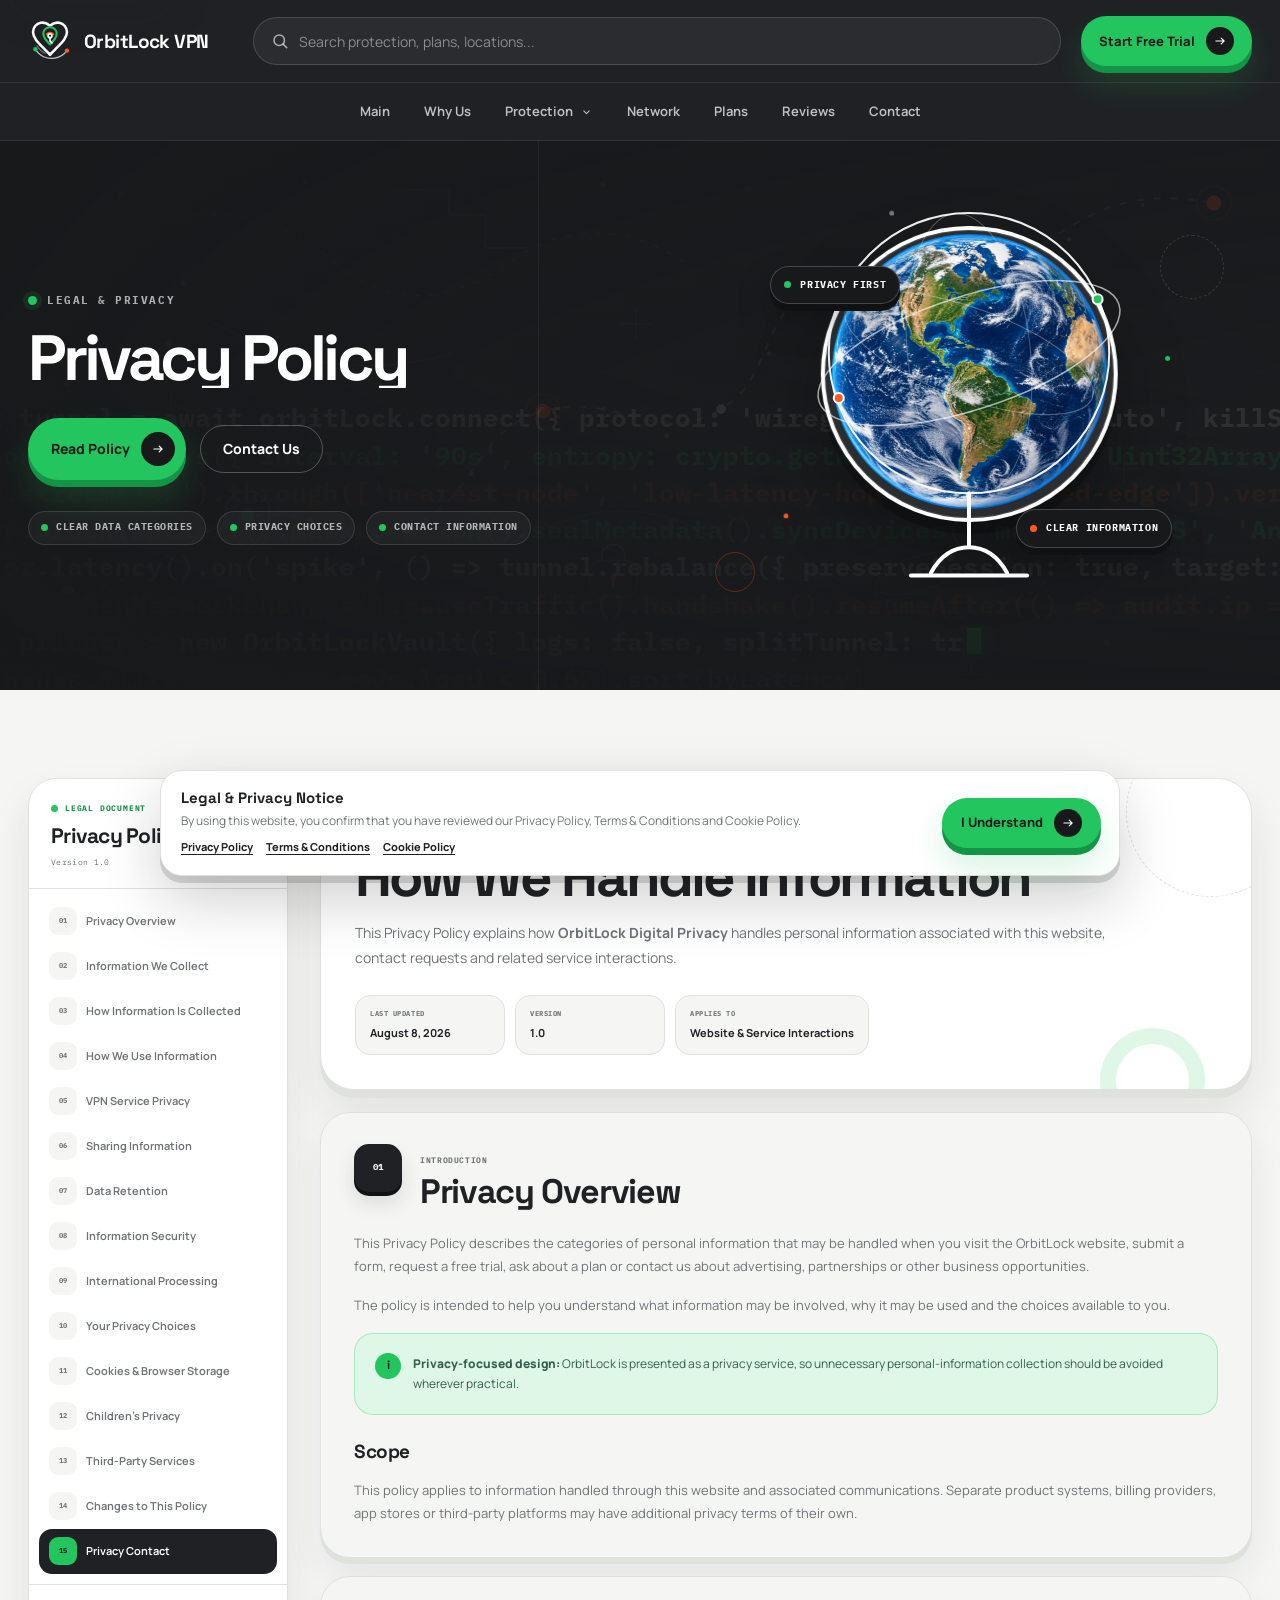
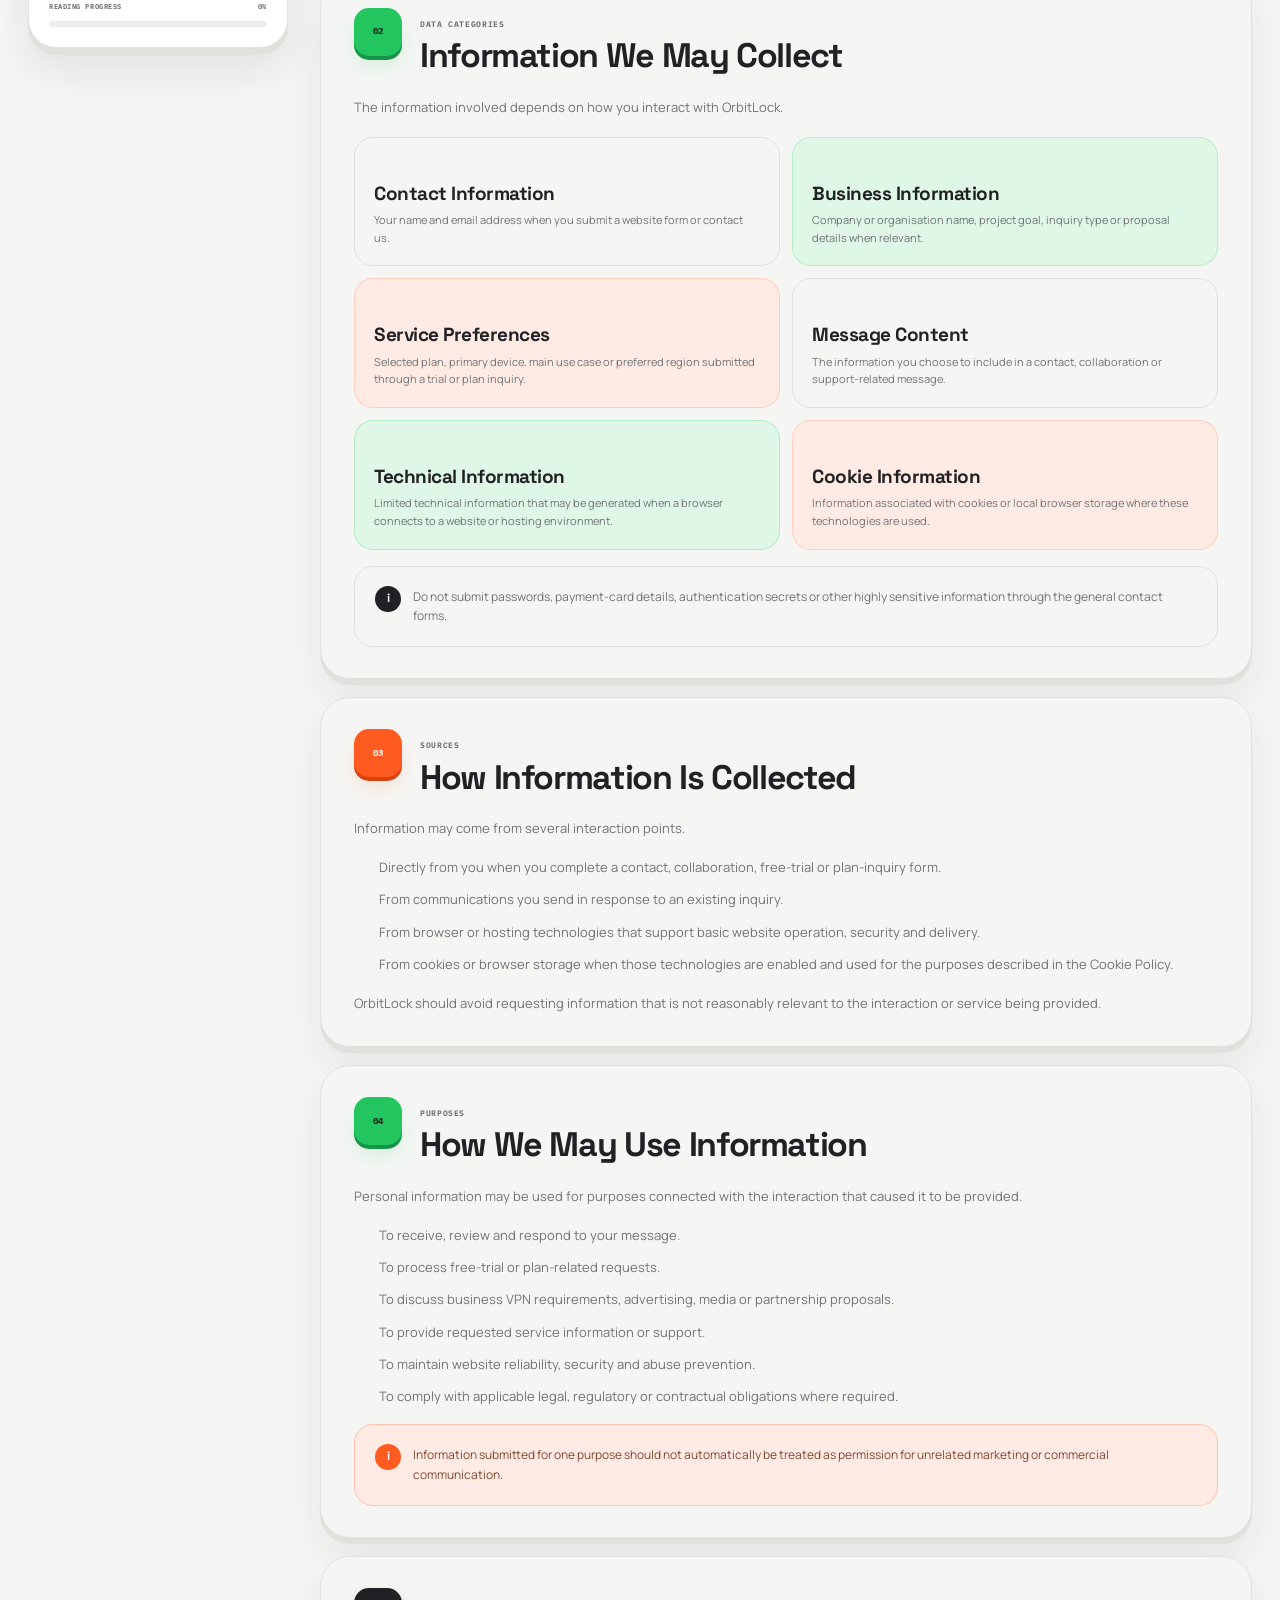
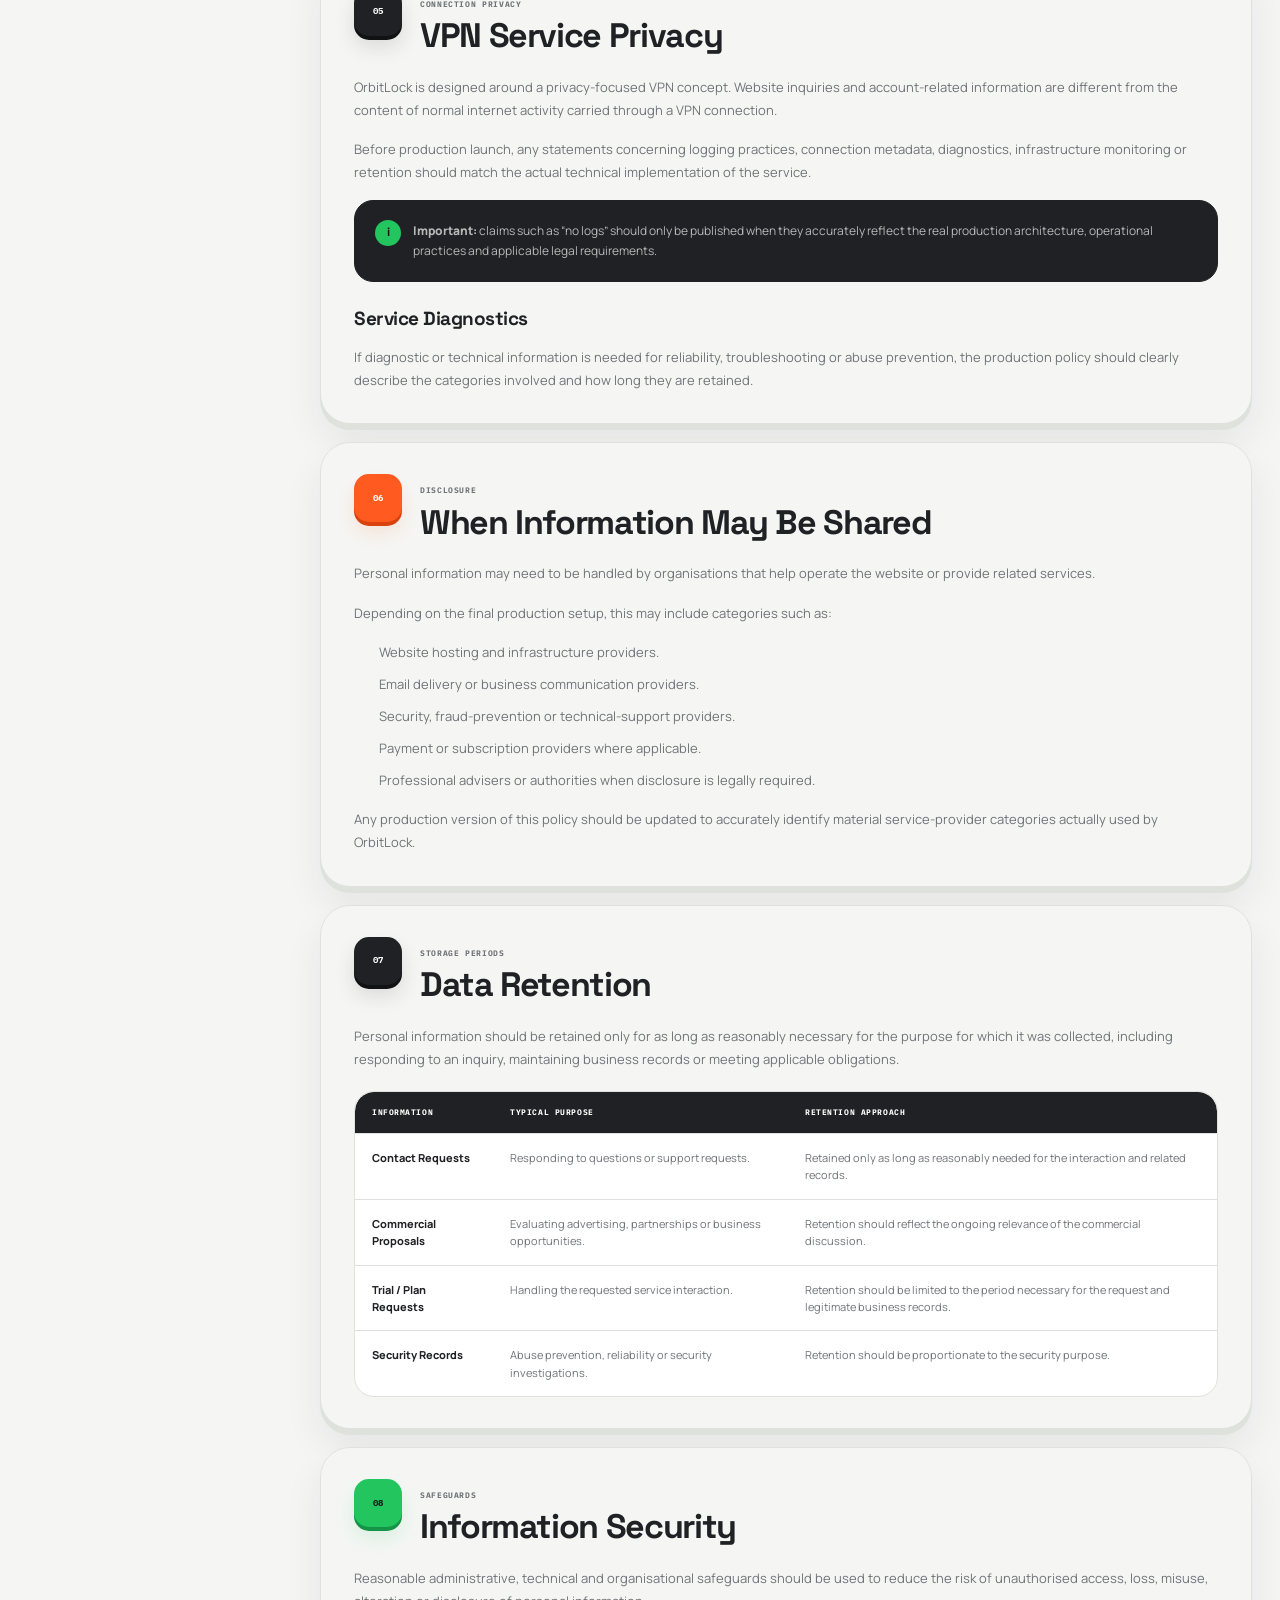
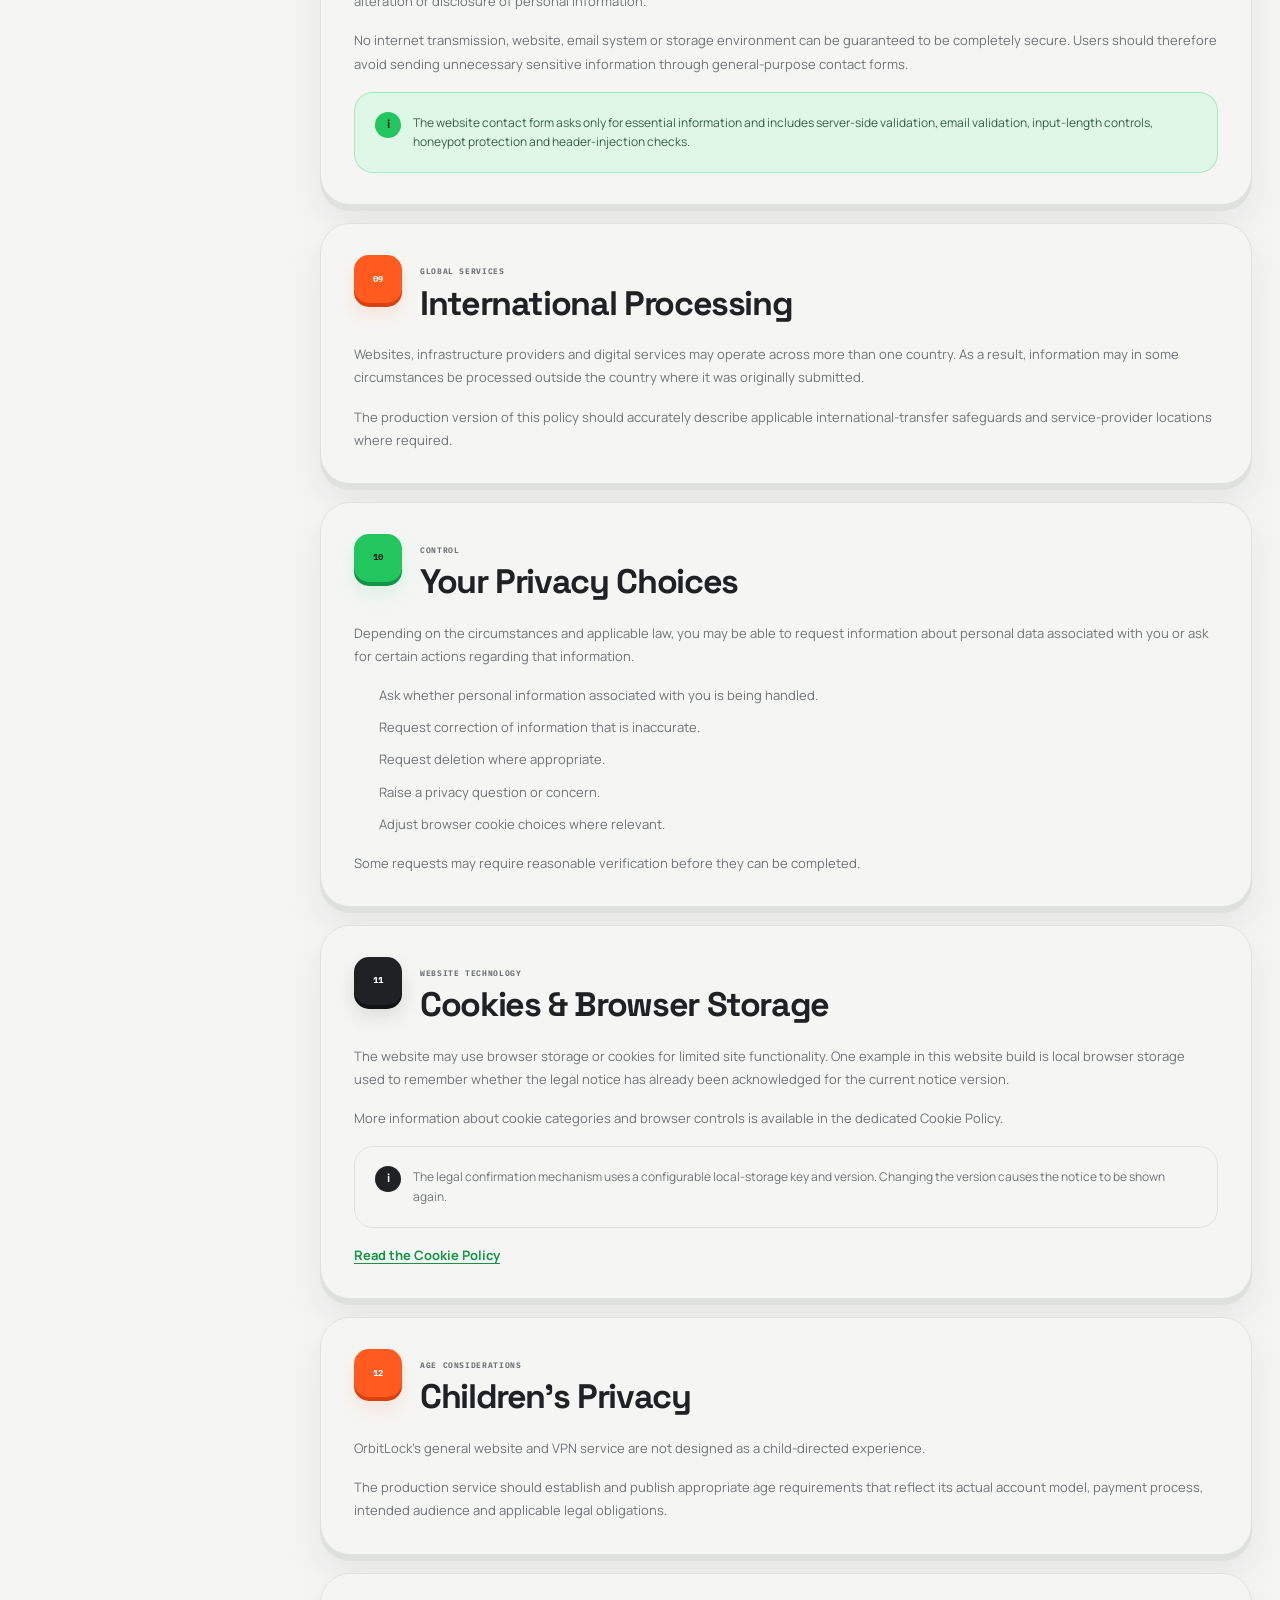
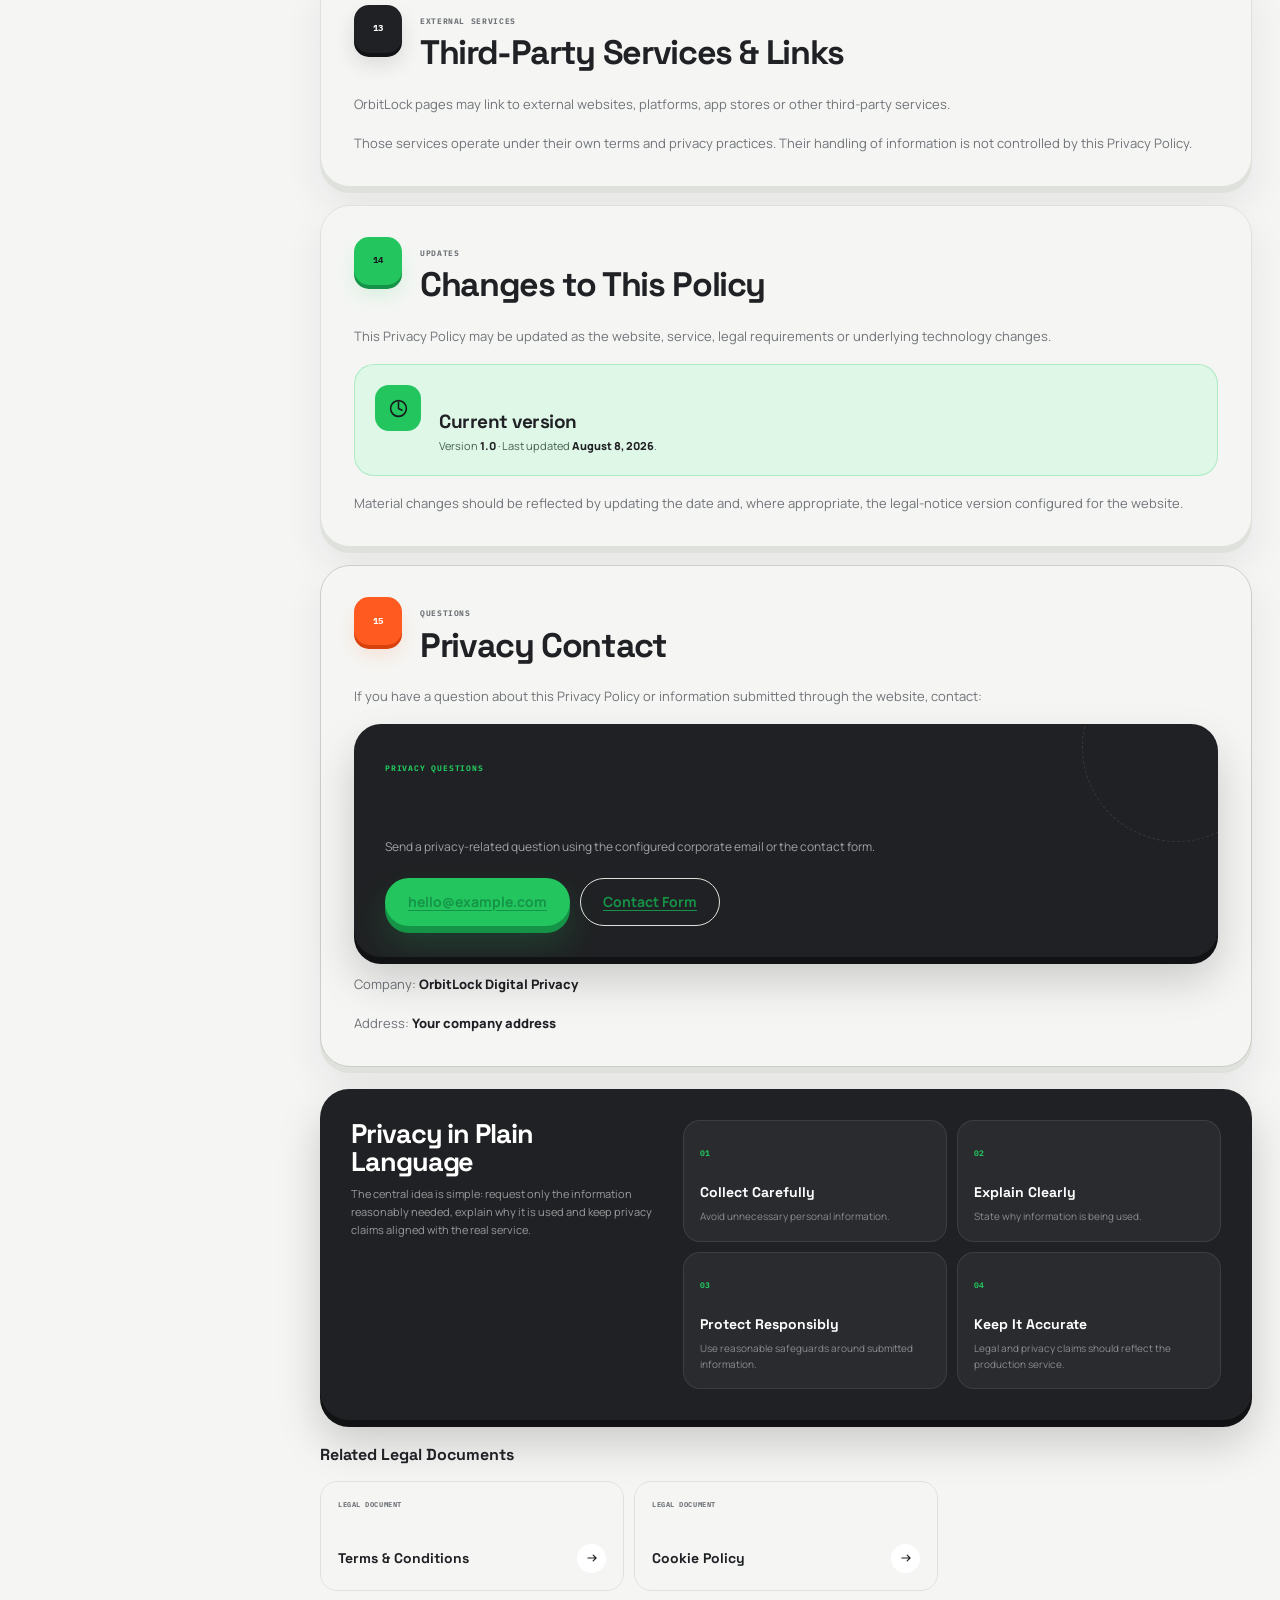
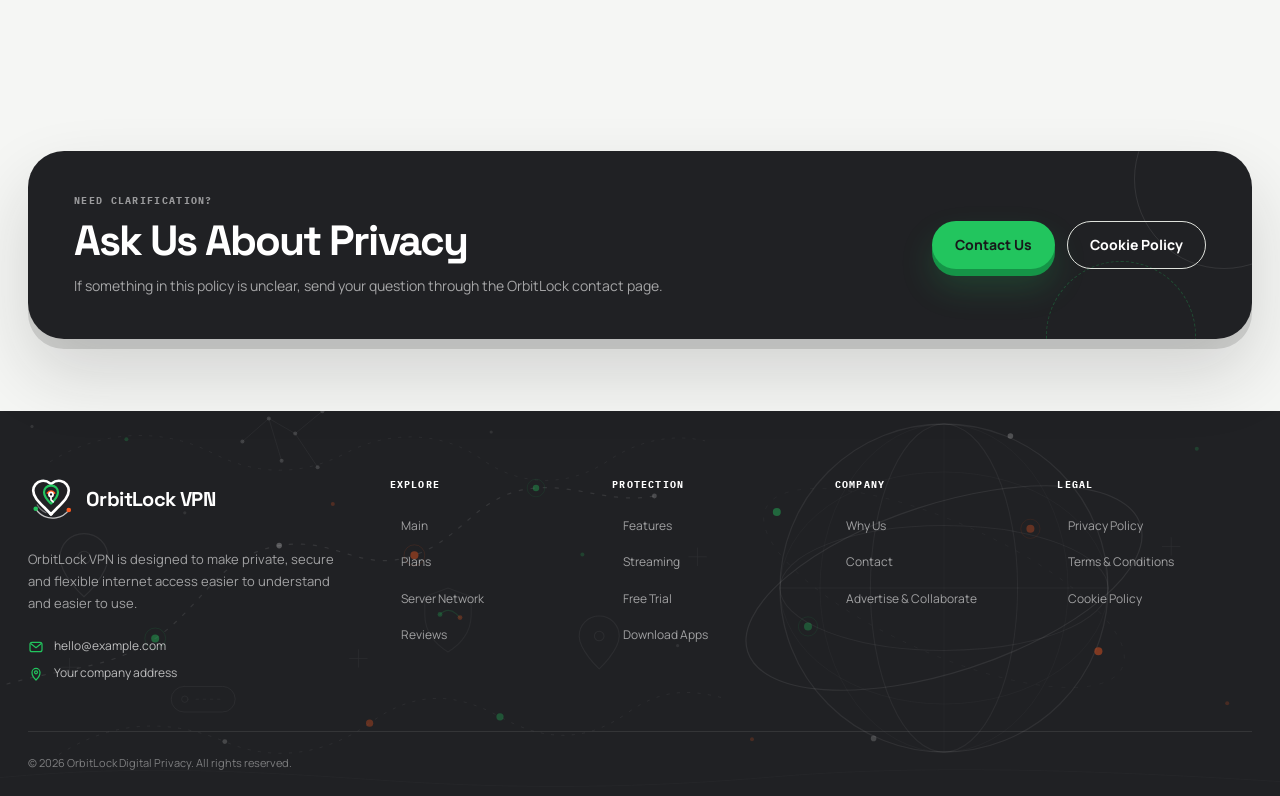
<file: privacy-policy.html>
<!DOCTYPE html>
<html lang="en">
<head>
  <meta charset="UTF-8">

  <meta
    name="viewport"
    content="width=device-width, initial-scale=1.0"
  >

  <meta
    name="description"
    content="Read the OrbitLock VPN Privacy Policy and learn how website inquiries, service-related information and privacy choices are handled."
  >

  <meta
    name="theme-color"
    content="#202124"
  >

  <title>Privacy Policy — OrbitLock VPN</title>

  <link
    rel="icon"
    type="image/svg+xml"
    href="assets/icons/favicon.svg"
  >

  <link
    rel="preconnect"
    href="https://fonts.googleapis.com"
  >

  <link
    rel="preconnect"
    href="https://fonts.gstatic.com"
    crossorigin
  >

  <link
    href="https://fonts.googleapis.com/css2?family=IBM+Plex+Mono:wght@500;600;700&family=Manrope:wght@400;500;600;700;800&family=Space+Grotesk:wght@500;600;700&display=swap"
    rel="stylesheet"
  >

  <link
    rel="stylesheet"
    href="https://cdn.jsdelivr.net/npm/aos@2.3.4/dist/aos.css"
  >

  <link
    rel="stylesheet"
    href="shared/css/global.css"
  >

  <link
    rel="stylesheet"
    href="legal/css/legal.css"
  >

  <script
    src="config/config.js"
    defer
  ></script>

  <script
    src="https://cdn.jsdelivr.net/npm/aos@2.3.4/dist/aos.js"
    defer
  ></script>

  <script
    src="https://cdn.jsdelivr.net/npm/gsap@3.12.5/dist/gsap.min.js"
    defer
  ></script>

  <script
    src="shared/js/common.js"
    defer
  ></script>

  <script
    src="legal/js/legal.js"
    defer
  ></script>
</head>

<body
  class="page-legal"
  data-legal="privacy"
>

  <a
    class="vpn-skip-link"
    href="#main-content"
  >
    Skip to main content
  </a>

  <div class="vpn-site-shell">

    <div data-vpn-header></div>

    <main
      class="vpn-main"
      id="main-content"
    >

      

      <section
        class="vpn-hero vpn-hero--compact"
        aria-labelledby="privacy-hero-title"
        data-vpn-hero
      >
        <div class="vpn-container vpn-hero__inner">

          <div class="vpn-hero__copy">

            <p
              class="vpn-hero__eyebrow"
              data-vpn-hero-eyebrow
              data-config-text="hero.privacy.eyebrow"
            >
              PRIVACY & TRANSPARENCY
            </p>

            <h1
              class="vpn-hero__title"
              id="privacy-hero-title"
              data-vpn-hero-title
              data-config-text="hero.privacy.title"
            >
              Privacy Policy
            </h1>

            <div
              class="vpn-hero__actions"
              data-vpn-hero-actions
            >
              <a
                class="vpn-button vpn-button--green vpn-button--arrow"
                href="#privacy-overview"
                data-config-href="hero.privacy.primaryUrl"
              >
                <span data-config-text="hero.privacy.primaryLabel">
                  Read the Policy
                </span>

                <span
                  class="vpn-button__icon"
                  aria-hidden="true"
                >
                  <svg viewBox="0 0 24 24">
                    <path
                      d="M5 12H19M14 7L19 12L14 17"
                      fill="none"
                      stroke="currentColor"
                      stroke-width="2"
                      stroke-linecap="round"
                      stroke-linejoin="round"
                    ></path>
                  </svg>
                </span>
              </a>

              <a
                class="vpn-button vpn-button--outline"
                href="contact.html"
                data-config-href="hero.privacy.secondaryUrl"
              >
                <span data-config-text="hero.privacy.secondaryLabel">
                  Contact Us
                </span>
              </a>
            </div>

            <div
              class="vpn-hero__meta"
              data-vpn-hero-meta
            >
              <span class="vpn-hero__meta-item">
                <span
                  class="vpn-hero__meta-dot"
                  aria-hidden="true"
                ></span>
                Clear data categories
              </span>

              <span class="vpn-hero__meta-item">
                <span
                  class="vpn-hero__meta-dot"
                  aria-hidden="true"
                ></span>
                Privacy choices
              </span>

              <span class="vpn-hero__meta-item">
                <span
                  class="vpn-hero__meta-dot"
                  aria-hidden="true"
                ></span>
                Contact information
              </span>
            </div>

          </div>

          <div class="vpn-hero__visual">

            <div
              class="vpn-hero__globe-wrap"
              data-vpn-hero-globe
            >

              <div class="vpn-hero__photo-shell">

                <img
                  class="vpn-hero__photo"
                  src="assets/images/hero-home.jpg"
                  data-config-src="hero.privacy.image"
                  data-config-alt="hero.privacy.imageAlt"
                  alt="Private digital connection represented in a modern workspace"
                  width="720"
                  height="720"
                  decoding="async"
                >

                <span
                  class="vpn-hero__photo-overlay"
                  aria-hidden="true"
                ></span>

              </div>

              <svg
                class="vpn-hero__globe-frame"
                viewBox="0 0 470 530"
                fill="none"
                aria-hidden="true"
              >
                <circle
                  cx="235"
                  cy="190"
                  r="169"
                  stroke="#FFFFFF"
                  stroke-width="2"
                  opacity="0.92"
                  data-vpn-globe-draw
                ></circle>

                <ellipse
                  cx="235"
                  cy="190"
                  rx="190"
                  ry="68"
                  transform="rotate(-18 235 190)"
                  stroke="#FFFFFF"
                  stroke-width="1.5"
                  opacity="0.62"
                  data-vpn-globe-draw
                ></ellipse>

                <ellipse
                  cx="235"
                  cy="190"
                  rx="158"
                  ry="54"
                  transform="rotate(20 235 190)"
                  stroke="#FFFFFF"
                  stroke-width="1.1"
                  opacity="0.3"
                  data-vpn-globe-draw
                ></ellipse>

                <ellipse
                  cx="235"
                  cy="190"
                  rx="74"
                  ry="169"
                  transform="rotate(-6 235 190)"
                  stroke="#FFFFFF"
                  stroke-width="1.1"
                  opacity="0.25"
                  data-vpn-globe-draw
                ></ellipse>

                <path
                  d="M235 359V424"
                  stroke="#FFFFFF"
                  stroke-width="4"
                  stroke-linecap="round"
                  data-vpn-globe-draw
                ></path>

                <path
                  d="M189 455C200 435 215 424 235 424C255 424 270 435 281 455"
                  stroke="#FFFFFF"
                  stroke-width="4"
                  stroke-linecap="round"
                  data-vpn-globe-draw
                ></path>

                <path
                  d="M165 458H305"
                  stroke="#FFFFFF"
                  stroke-width="4"
                  stroke-linecap="round"
                  data-vpn-globe-draw
                ></path>

                <circle
                  cx="390"
                  cy="125"
                  r="6"
                  fill="#22C55E"
                  stroke="#FFFFFF"
                  stroke-width="2"
                ></circle>

                <circle
                  cx="78"
                  cy="244"
                  r="6"
                  fill="#FF5A1F"
                  stroke="#FFFFFF"
                  stroke-width="2"
                ></circle>
              </svg>

              <span
                class="vpn-hero__globe-chip vpn-hero__globe-chip--top"
                data-vpn-hero-globe-chip
              >
                Privacy First
              </span>

              <span
                class="vpn-hero__globe-chip vpn-hero__globe-chip--bottom"
                data-vpn-hero-globe-chip
              >
                Clear Information
              </span>

              <span
                class="vpn-hero__micro-dot vpn-hero__micro-dot--one"
                aria-hidden="true"
                data-vpn-hero-particle
              ></span>

              <span
                class="vpn-hero__micro-dot vpn-hero__micro-dot--two"
                aria-hidden="true"
                data-vpn-hero-particle
              ></span>

              <span
                class="vpn-hero__micro-dot vpn-hero__micro-dot--three"
                aria-hidden="true"
                data-vpn-hero-particle
              ></span>

            </div>
          </div>

        </div>
      </section>

      

      <section class="vpn-section vpn-legal-page">

        <div class="vpn-container">

          <div class="vpn-legal-mobile-nav">

            <label
              class="vpn-legal-mobile-nav__label"
              for="privacy-mobile-nav"
            >
              Jump to a section
            </label>

            <select
              class="vpn-legal-mobile-nav__select"
              id="privacy-mobile-nav"
              data-vpn-legal-mobile-select
            ></select>

          </div>

          <div class="vpn-legal-page__layout">

            

            <aside
              class="vpn-legal-page__sidebar"
              aria-label="Privacy Policy navigation"
            >
              <div class="vpn-legal-page__sidebar-card">

                <div class="vpn-legal-page__sidebar-head">

                  <span class="vpn-legal-page__sidebar-eyebrow">
                    Legal Document
                  </span>

                  <h2 class="vpn-legal-page__sidebar-title">
                    Privacy Policy
                  </h2>

                  <span class="vpn-legal-page__sidebar-version">
                    Version
                    <span data-vpn-legal-version>
                      1.0
                    </span>
                  </span>

                </div>

                <nav
                  class="vpn-legal-page__nav"
                  aria-label="Privacy Policy sections"
                  data-vpn-legal-nav
                ></nav>

                <div class="vpn-legal-page__progress">

                  <div class="vpn-legal-page__progress-top">

                    <span class="vpn-legal-page__progress-label">
                      Reading progress
                    </span>

                    <span
                      class="vpn-legal-page__progress-value"
                      data-vpn-legal-progress-value
                    >
                      0%
                    </span>

                  </div>

                  <div
                    class="vpn-legal-page__progress-track"
                    aria-hidden="true"
                  >
                    <div
                      class="vpn-legal-page__progress-bar"
                      data-vpn-legal-progress-bar
                    ></div>
                  </div>

                </div>

              </div>
            </aside>

            

            <article
              class="vpn-legal-page__document"
              data-vpn-legal-document
            >

              <header
                class="vpn-legal-page__document-head"
                data-aos="fade-up"
              >
                <div class="vpn-legal-page__document-copy">

                  <p class="vpn-eyebrow">
                    YOUR PRIVACY
                  </p>

                  <h2 class="vpn-legal-page__document-title">
                    How We Handle Information
                  </h2>

                  <p class="vpn-legal-page__lead">
                    This Privacy Policy explains how
                    <strong data-config-text="brand.companyName">
                      OrbitLock Digital Privacy
                    </strong>
                    handles personal information associated with this website, contact requests and related service interactions.
                  </p>

                  <div class="vpn-legal-page__document-meta">

                    <div class="vpn-legal-page__meta-item">
                      <span class="vpn-legal-page__meta-label">
                        Last Updated
                      </span>

                      <span
                        class="vpn-legal-page__meta-value"
                        data-vpn-legal-updated
                      >
                        August 8, 2026
                      </span>
                    </div>

                    <div class="vpn-legal-page__meta-item">
                      <span class="vpn-legal-page__meta-label">
                        Version
                      </span>

                      <span
                        class="vpn-legal-page__meta-value"
                        data-vpn-legal-version
                      >
                        1.0
                      </span>
                    </div>

                    <div class="vpn-legal-page__meta-item">
                      <span class="vpn-legal-page__meta-label">
                        Applies To
                      </span>

                      <span class="vpn-legal-page__meta-value">
                        Website & Service Interactions
                      </span>
                    </div>

                  </div>

                </div>
              </header>

              <div
                class="vpn-legal-page__content"
                data-vpn-legal-content
              >

                

                <section
                  class="vpn-legal-section"
                  id="privacy-overview"
                  data-nav-label="Privacy Overview"
                  data-active="true"
                  data-vpn-legal-section
                >

                  <div class="vpn-legal-section__head">

                    <span class="vpn-legal-section__index">
                      01
                    </span>

                    <div>
                      <span class="vpn-legal-section__eyebrow">
                        INTRODUCTION
                      </span>

                      <h2 class="vpn-legal-section__title">
                        Privacy Overview
                      </h2>
                    </div>

                  </div>

                  <div class="vpn-legal-section__body">

                    <p>
                      This Privacy Policy describes the categories of personal information that may be handled when you visit the OrbitLock website, submit a form, request a free trial, ask about a plan or contact us about advertising, partnerships or other business opportunities.
                    </p>

                    <p>
                      The policy is intended to help you understand what information may be involved, why it may be used and the choices available to you.
                    </p>

                    <div class="vpn-legal-note vpn-legal-note--green">
                      <strong>Privacy-focused design:</strong>
                      OrbitLock is presented as a privacy service, so unnecessary personal-information collection should be avoided wherever practical.
                    </div>

                    <h3>
                      Scope
                    </h3>

                    <p>
                      This policy applies to information handled through this website and associated communications. Separate product systems, billing providers, app stores or third-party platforms may have additional privacy terms of their own.
                    </p>

                  </div>

                </section>

                

                <section
                  class="vpn-legal-section"
                  id="information-we-collect"
                  data-nav-label="Information We Collect"
                  data-vpn-legal-section
                >

                  <div class="vpn-legal-section__head">

                    <span class="vpn-legal-section__index">
                      02
                    </span>

                    <div>
                      <span class="vpn-legal-section__eyebrow">
                        DATA CATEGORIES
                      </span>

                      <h2 class="vpn-legal-section__title">
                        Information We May Collect
                      </h2>
                    </div>

                  </div>

                  <div class="vpn-legal-section__body">

                    <p>
                      The information involved depends on how you interact with OrbitLock.
                    </p>

                    <div class="vpn-legal-definition-grid">

                      <article class="vpn-legal-definition-card">
                        <h3 class="vpn-legal-definition-card__term">
                          Contact Information
                        </h3>

                        <p class="vpn-legal-definition-card__description">
                          Your name and email address when you submit a website form or contact us.
                        </p>
                      </article>

                      <article class="vpn-legal-definition-card">
                        <h3 class="vpn-legal-definition-card__term">
                          Business Information
                        </h3>

                        <p class="vpn-legal-definition-card__description">
                          Company or organisation name, project goal, inquiry type or proposal details when relevant.
                        </p>
                      </article>

                      <article class="vpn-legal-definition-card">
                        <h3 class="vpn-legal-definition-card__term">
                          Service Preferences
                        </h3>

                        <p class="vpn-legal-definition-card__description">
                          Selected plan, primary device, main use case or preferred region submitted through a trial or plan inquiry.
                        </p>
                      </article>

                      <article class="vpn-legal-definition-card">
                        <h3 class="vpn-legal-definition-card__term">
                          Message Content
                        </h3>

                        <p class="vpn-legal-definition-card__description">
                          The information you choose to include in a contact, collaboration or support-related message.
                        </p>
                      </article>

                      <article class="vpn-legal-definition-card">
                        <h3 class="vpn-legal-definition-card__term">
                          Technical Information
                        </h3>

                        <p class="vpn-legal-definition-card__description">
                          Limited technical information that may be generated when a browser connects to a website or hosting environment.
                        </p>
                      </article>

                      <article class="vpn-legal-definition-card">
                        <h3 class="vpn-legal-definition-card__term">
                          Cookie Information
                        </h3>

                        <p class="vpn-legal-definition-card__description">
                          Information associated with cookies or local browser storage where these technologies are used.
                        </p>
                      </article>

                    </div>

                    <div class="vpn-legal-note">
                      Do not submit passwords, payment-card details, authentication secrets or other highly sensitive information through the general contact forms.
                    </div>

                  </div>

                </section>

                

                <section
                  class="vpn-legal-section"
                  id="how-information-is-collected"
                  data-nav-label="How Information Is Collected"
                  data-vpn-legal-section
                >

                  <div class="vpn-legal-section__head">

                    <span class="vpn-legal-section__index">
                      03
                    </span>

                    <div>
                      <span class="vpn-legal-section__eyebrow">
                        SOURCES
                      </span>

                      <h2 class="vpn-legal-section__title">
                        How Information Is Collected
                      </h2>
                    </div>

                  </div>

                  <div class="vpn-legal-section__body">

                    <p>
                      Information may come from several interaction points.
                    </p>

                    <ul>
                      <li>
                        Directly from you when you complete a contact, collaboration, free-trial or plan-inquiry form.
                      </li>

                      <li>
                        From communications you send in response to an existing inquiry.
                      </li>

                      <li>
                        From browser or hosting technologies that support basic website operation, security and delivery.
                      </li>

                      <li>
                        From cookies or browser storage when those technologies are enabled and used for the purposes described in the Cookie Policy.
                      </li>
                    </ul>

                    <p>
                      OrbitLock should avoid requesting information that is not reasonably relevant to the interaction or service being provided.
                    </p>

                  </div>

                </section>

                

                <section
                  class="vpn-legal-section"
                  id="how-we-use-information"
                  data-nav-label="How We Use Information"
                  data-vpn-legal-section
                >

                  <div class="vpn-legal-section__head">

                    <span class="vpn-legal-section__index">
                      04
                    </span>

                    <div>
                      <span class="vpn-legal-section__eyebrow">
                        PURPOSES
                      </span>

                      <h2 class="vpn-legal-section__title">
                        How We May Use Information
                      </h2>
                    </div>

                  </div>

                  <div class="vpn-legal-section__body">

                    <p>
                      Personal information may be used for purposes connected with the interaction that caused it to be provided.
                    </p>

                    <ul>
                      <li>
                        To receive, review and respond to your message.
                      </li>

                      <li>
                        To process free-trial or plan-related requests.
                      </li>

                      <li>
                        To discuss business VPN requirements, advertising, media or partnership proposals.
                      </li>

                      <li>
                        To provide requested service information or support.
                      </li>

                      <li>
                        To maintain website reliability, security and abuse prevention.
                      </li>

                      <li>
                        To comply with applicable legal, regulatory or contractual obligations where required.
                      </li>
                    </ul>

                    <div class="vpn-legal-note vpn-legal-note--orange">
                      Information submitted for one purpose should not automatically be treated as permission for unrelated marketing or commercial communication.
                    </div>

                  </div>

                </section>

                

                <section
                  class="vpn-legal-section"
                  id="vpn-service-privacy"
                  data-nav-label="VPN Service Privacy"
                  data-vpn-legal-section
                >

                  <div class="vpn-legal-section__head">

                    <span class="vpn-legal-section__index">
                      05
                    </span>

                    <div>
                      <span class="vpn-legal-section__eyebrow">
                        CONNECTION PRIVACY
                      </span>

                      <h2 class="vpn-legal-section__title">
                        VPN Service Privacy
                      </h2>
                    </div>

                  </div>

                  <div class="vpn-legal-section__body">

                    <p>
                      OrbitLock is designed around a privacy-focused VPN concept. Website inquiries and account-related information are different from the content of normal internet activity carried through a VPN connection.
                    </p>

                    <p>
                      Before production launch, any statements concerning logging practices, connection metadata, diagnostics, infrastructure monitoring or retention should match the actual technical implementation of the service.
                    </p>

                    <div class="vpn-legal-note vpn-legal-note--dark">
                      <strong>Important:</strong>
                      claims such as “no logs” should only be published when they accurately reflect the real production architecture, operational practices and applicable legal requirements.
                    </div>

                    <h3>
                      Service Diagnostics
                    </h3>

                    <p>
                      If diagnostic or technical information is needed for reliability, troubleshooting or abuse prevention, the production policy should clearly describe the categories involved and how long they are retained.
                    </p>

                  </div>

                </section>

                

                <section
                  class="vpn-legal-section"
                  id="sharing-information"
                  data-nav-label="Sharing Information"
                  data-vpn-legal-section
                >

                  <div class="vpn-legal-section__head">

                    <span class="vpn-legal-section__index">
                      06
                    </span>

                    <div>
                      <span class="vpn-legal-section__eyebrow">
                        DISCLOSURE
                      </span>

                      <h2 class="vpn-legal-section__title">
                        When Information May Be Shared
                      </h2>
                    </div>

                  </div>

                  <div class="vpn-legal-section__body">

                    <p>
                      Personal information may need to be handled by organisations that help operate the website or provide related services.
                    </p>

                    <p>
                      Depending on the final production setup, this may include categories such as:
                    </p>

                    <ul>
                      <li>
                        Website hosting and infrastructure providers.
                      </li>

                      <li>
                        Email delivery or business communication providers.
                      </li>

                      <li>
                        Security, fraud-prevention or technical-support providers.
                      </li>

                      <li>
                        Payment or subscription providers where applicable.
                      </li>

                      <li>
                        Professional advisers or authorities when disclosure is legally required.
                      </li>
                    </ul>

                    <p>
                      Any production version of this policy should be updated to accurately identify material service-provider categories actually used by OrbitLock.
                    </p>

                  </div>

                </section>

                

                <section
                  class="vpn-legal-section"
                  id="data-retention"
                  data-nav-label="Data Retention"
                  data-vpn-legal-section
                >

                  <div class="vpn-legal-section__head">

                    <span class="vpn-legal-section__index">
                      07
                    </span>

                    <div>
                      <span class="vpn-legal-section__eyebrow">
                        STORAGE PERIODS
                      </span>

                      <h2 class="vpn-legal-section__title">
                        Data Retention
                      </h2>
                    </div>

                  </div>

                  <div class="vpn-legal-section__body">

                    <p>
                      Personal information should be retained only for as long as reasonably necessary for the purpose for which it was collected, including responding to an inquiry, maintaining business records or meeting applicable obligations.
                    </p>

                    <div class="vpn-legal-table-wrap">
                      <table class="vpn-legal-table">

                        <thead>
                          <tr>
                            <th scope="col">
                              Information
                            </th>

                            <th scope="col">
                              Typical Purpose
                            </th>

                            <th scope="col">
                              Retention Approach
                            </th>
                          </tr>
                        </thead>

                        <tbody>
                          <tr>
                            <td>
                              Contact Requests
                            </td>

                            <td>
                              Responding to questions or support requests.
                            </td>

                            <td>
                              Retained only as long as reasonably needed for the interaction and related records.
                            </td>
                          </tr>

                          <tr>
                            <td>
                              Commercial Proposals
                            </td>

                            <td>
                              Evaluating advertising, partnerships or business opportunities.
                            </td>

                            <td>
                              Retention should reflect the ongoing relevance of the commercial discussion.
                            </td>
                          </tr>

                          <tr>
                            <td>
                              Trial / Plan Requests
                            </td>

                            <td>
                              Handling the requested service interaction.
                            </td>

                            <td>
                              Retention should be limited to the period necessary for the request and legitimate business records.
                            </td>
                          </tr>

                          <tr>
                            <td>
                              Security Records
                            </td>

                            <td>
                              Abuse prevention, reliability or security investigations.
                            </td>

                            <td>
                              Retention should be proportionate to the security purpose.
                            </td>
                          </tr>
                        </tbody>

                      </table>
                    </div>

                  </div>

                </section>

                

                <section
                  class="vpn-legal-section"
                  id="information-security"
                  data-nav-label="Information Security"
                  data-vpn-legal-section
                >

                  <div class="vpn-legal-section__head">

                    <span class="vpn-legal-section__index">
                      08
                    </span>

                    <div>
                      <span class="vpn-legal-section__eyebrow">
                        SAFEGUARDS
                      </span>

                      <h2 class="vpn-legal-section__title">
                        Information Security
                      </h2>
                    </div>

                  </div>

                  <div class="vpn-legal-section__body">

                    <p>
                      Reasonable administrative, technical and organisational safeguards should be used to reduce the risk of unauthorised access, loss, misuse, alteration or disclosure of personal information.
                    </p>

                    <p>
                      No internet transmission, website, email system or storage environment can be guaranteed to be completely secure. Users should therefore avoid sending unnecessary sensitive information through general-purpose contact forms.
                    </p>

                    <div class="vpn-legal-note vpn-legal-note--green">
                      The website contact form asks only for essential information and includes server-side validation, email validation, input-length controls, honeypot protection and header-injection checks.
                    </div>

                  </div>

                </section>

                

                <section
                  class="vpn-legal-section"
                  id="international-processing"
                  data-nav-label="International Processing"
                  data-vpn-legal-section
                >

                  <div class="vpn-legal-section__head">

                    <span class="vpn-legal-section__index">
                      09
                    </span>

                    <div>
                      <span class="vpn-legal-section__eyebrow">
                        GLOBAL SERVICES
                      </span>

                      <h2 class="vpn-legal-section__title">
                        International Processing
                      </h2>
                    </div>

                  </div>

                  <div class="vpn-legal-section__body">

                    <p>
                      Websites, infrastructure providers and digital services may operate across more than one country. As a result, information may in some circumstances be processed outside the country where it was originally submitted.
                    </p>

                    <p>
                      The production version of this policy should accurately describe applicable international-transfer safeguards and service-provider locations where required.
                    </p>

                  </div>

                </section>

                

                <section
                  class="vpn-legal-section"
                  id="privacy-choices"
                  data-nav-label="Your Privacy Choices"
                  data-vpn-legal-section
                >

                  <div class="vpn-legal-section__head">

                    <span class="vpn-legal-section__index">
                      10
                    </span>

                    <div>
                      <span class="vpn-legal-section__eyebrow">
                        CONTROL
                      </span>

                      <h2 class="vpn-legal-section__title">
                        Your Privacy Choices
                      </h2>
                    </div>

                  </div>

                  <div class="vpn-legal-section__body">

                    <p>
                      Depending on the circumstances and applicable law, you may be able to request information about personal data associated with you or ask for certain actions regarding that information.
                    </p>

                    <ul>
                      <li>
                        Ask whether personal information associated with you is being handled.
                      </li>

                      <li>
                        Request correction of information that is inaccurate.
                      </li>

                      <li>
                        Request deletion where appropriate.
                      </li>

                      <li>
                        Raise a privacy question or concern.
                      </li>

                      <li>
                        Adjust browser cookie choices where relevant.
                      </li>
                    </ul>

                    <p>
                      Some requests may require reasonable verification before they can be completed.
                    </p>

                  </div>

                </section>

                

                <section
                  class="vpn-legal-section"
                  id="cookies-and-storage"
                  data-nav-label="Cookies & Browser Storage"
                  data-vpn-legal-section
                >

                  <div class="vpn-legal-section__head">

                    <span class="vpn-legal-section__index">
                      11
                    </span>

                    <div>
                      <span class="vpn-legal-section__eyebrow">
                        WEBSITE TECHNOLOGY
                      </span>

                      <h2 class="vpn-legal-section__title">
                        Cookies & Browser Storage
                      </h2>
                    </div>

                  </div>

                  <div class="vpn-legal-section__body">

                    <p>
                      The website may use browser storage or cookies for limited site functionality. One example in this website build is local browser storage used to remember whether the legal notice has already been acknowledged for the current notice version.
                    </p>

                    <p>
                      More information about cookie categories and browser controls is available in the dedicated Cookie Policy.
                    </p>

                    <div class="vpn-legal-note">
                      The legal confirmation mechanism uses a configurable local-storage key and version. Changing the version causes the notice to be shown again.
                    </div>

                    <a
                      class="vpn-inline-link"
                      href="cookie-policy.html"
                    >
                      Read the Cookie Policy
                    </a>

                  </div>

                </section>

                

                <section
                  class="vpn-legal-section"
                  id="children-privacy"
                  data-nav-label="Children's Privacy"
                  data-vpn-legal-section
                >

                  <div class="vpn-legal-section__head">

                    <span class="vpn-legal-section__index">
                      12
                    </span>

                    <div>
                      <span class="vpn-legal-section__eyebrow">
                        AGE CONSIDERATIONS
                      </span>

                      <h2 class="vpn-legal-section__title">
                        Children's Privacy
                      </h2>
                    </div>

                  </div>

                  <div class="vpn-legal-section__body">

                    <p>
                      OrbitLock's general website and VPN service are not designed as a child-directed experience.
                    </p>

                    <p>
                      The production service should establish and publish appropriate age requirements that reflect its actual account model, payment process, intended audience and applicable legal obligations.
                    </p>

                  </div>

                </section>

                

                <section
                  class="vpn-legal-section"
                  id="third-party-services"
                  data-nav-label="Third-Party Services"
                  data-vpn-legal-section
                >

                  <div class="vpn-legal-section__head">

                    <span class="vpn-legal-section__index">
                      13
                    </span>

                    <div>
                      <span class="vpn-legal-section__eyebrow">
                        EXTERNAL SERVICES
                      </span>

                      <h2 class="vpn-legal-section__title">
                        Third-Party Services & Links
                      </h2>
                    </div>

                  </div>

                  <div class="vpn-legal-section__body">

                    <p>
                      OrbitLock pages may link to external websites, platforms, app stores or other third-party services.
                    </p>

                    <p>
                      Those services operate under their own terms and privacy practices. Their handling of information is not controlled by this Privacy Policy.
                    </p>

                  </div>

                </section>

                

                <section
                  class="vpn-legal-section"
                  id="policy-changes"
                  data-nav-label="Changes to This Policy"
                  data-vpn-legal-section
                >

                  <div class="vpn-legal-section__head">

                    <span class="vpn-legal-section__index">
                      14
                    </span>

                    <div>
                      <span class="vpn-legal-section__eyebrow">
                        UPDATES
                      </span>

                      <h2 class="vpn-legal-section__title">
                        Changes to This Policy
                      </h2>
                    </div>

                  </div>

                  <div class="vpn-legal-section__body">

                    <p>
                      This Privacy Policy may be updated as the website, service, legal requirements or underlying technology changes.
                    </p>

                    <div class="vpn-legal-update">

                      <span
                        class="vpn-legal-update__icon"
                        aria-hidden="true"
                      >
                        <svg viewBox="0 0 24 24">
                          <path
                            d="M12 5V12L16 14"
                            fill="none"
                            stroke="currentColor"
                            stroke-width="1.8"
                            stroke-linecap="round"
                            stroke-linejoin="round"
                          ></path>

                          <circle
                            cx="12"
                            cy="12"
                            r="9"
                            fill="none"
                            stroke="currentColor"
                            stroke-width="1.8"
                          ></circle>
                        </svg>
                      </span>

                      <div>
                        <h3 class="vpn-legal-update__title">
                          Current version
                        </h3>

                        <p class="vpn-legal-update__text">
                          Version
                          <strong data-vpn-legal-version>
                            1.0
                          </strong>
                          · Last updated
                          <strong data-vpn-legal-updated>
                            August 8, 2026
                          </strong>.
                        </p>
                      </div>

                    </div>

                    <p>
                      Material changes should be reflected by updating the date and, where appropriate, the legal-notice version configured for the website.
                    </p>

                  </div>

                </section>

                

                <section
                  class="vpn-legal-section"
                  id="privacy-contact"
                  data-nav-label="Privacy Contact"
                  data-vpn-legal-section
                >

                  <div class="vpn-legal-section__head">

                    <span class="vpn-legal-section__index">
                      15
                    </span>

                    <div>
                      <span class="vpn-legal-section__eyebrow">
                        QUESTIONS
                      </span>

                      <h2 class="vpn-legal-section__title">
                        Privacy Contact
                      </h2>
                    </div>

                  </div>

                  <div class="vpn-legal-section__body">

                    <p>
                      If you have a question about this Privacy Policy or information submitted through the website, contact:
                    </p>

                    <div class="vpn-legal-contact-card">

                      <div class="vpn-legal-contact-card__content">

                        <span class="vpn-legal-contact-card__eyebrow">
                          PRIVACY QUESTIONS
                        </span>

                        <h3 class="vpn-legal-contact-card__title">
                          Contact OrbitLock
                        </h3>

                        <p class="vpn-legal-contact-card__text">
                          Send a privacy-related question using the configured corporate email or the contact form.
                        </p>

                      </div>

                      <div class="vpn-legal-contact-card__actions">

                        <a
                          class="vpn-button vpn-button--green"
                          href="contact.html?topic=privacy"
                          data-config-mailto="contact.corporateEmail"
                        >
                          <span data-config-text="contact.corporateEmail">
                            Email our team
                          </span>
                        </a>

                        <a
                          class="vpn-button vpn-button--outline"
                          href="contact.html?topic=privacy"
                        >
                          Contact Form
                        </a>

                      </div>

                    </div>

                    <p>
                      Company:
                      <strong data-config-text="brand.companyName">
                        OrbitLock Digital Privacy
                      </strong>
                    </p>

                    <p>
                      Address:
                      <strong data-config-text="contact.address">
                        Your company address
                      </strong>
                    </p>

                  </div>

                </section>

              </div>

              

              <section
                class="vpn-legal-summary"
                aria-labelledby="privacy-summary-title"
                data-aos="fade-up"
              >
                <div class="vpn-legal-summary__inner">

                  <div>
                    <h2
                      class="vpn-legal-summary__title"
                      id="privacy-summary-title"
                    >
                      Privacy in Plain Language
                    </h2>

                    <p class="vpn-legal-summary__text">
                      The central idea is simple: request only the information reasonably needed, explain why it is used and keep privacy claims aligned with the real service.
                    </p>
                  </div>

                  <div class="vpn-legal-summary__points">

                    <article class="vpn-legal-summary__point">
                      <span class="vpn-legal-summary__point-index">
                        01
                      </span>

                      <strong class="vpn-legal-summary__point-title">
                        Collect Carefully
                      </strong>

                      <span class="vpn-legal-summary__point-text">
                        Avoid unnecessary personal information.
                      </span>
                    </article>

                    <article class="vpn-legal-summary__point">
                      <span class="vpn-legal-summary__point-index">
                        02
                      </span>

                      <strong class="vpn-legal-summary__point-title">
                        Explain Clearly
                      </strong>

                      <span class="vpn-legal-summary__point-text">
                        State why information is being used.
                      </span>
                    </article>

                    <article class="vpn-legal-summary__point">
                      <span class="vpn-legal-summary__point-index">
                        03
                      </span>

                      <strong class="vpn-legal-summary__point-title">
                        Protect Responsibly
                      </strong>

                      <span class="vpn-legal-summary__point-text">
                        Use reasonable safeguards around submitted information.
                      </span>
                    </article>

                    <article class="vpn-legal-summary__point">
                      <span class="vpn-legal-summary__point-index">
                        04
                      </span>

                      <strong class="vpn-legal-summary__point-title">
                        Keep It Accurate
                      </strong>

                      <span class="vpn-legal-summary__point-text">
                        Legal and privacy claims should reflect the production service.
                      </span>
                    </article>

                  </div>

                </div>
              </section>

              

              <div
                class="vpn-legal-related"
                data-aos="fade-up"
              >
                <h2 class="vpn-legal-related__title">
                  Related Legal Documents
                </h2>

                <div
                  class="vpn-legal-related__grid"
                  data-vpn-legal-related-render
                ></div>
              </div>

            </article>

          </div>

        </div>
      </section>

      

      <section
        class="vpn-legal-final-cta"
        aria-labelledby="privacy-final-cta-title"
      >
        <div class="vpn-container">

          <div
            class="vpn-compact-cta"
            data-aos="fade-up"
          >
            <div class="vpn-compact-cta__inner">

              <div class="vpn-compact-cta__copy">

                <p class="vpn-compact-cta__eyebrow">
                  NEED CLARIFICATION?
                </p>

                <h2
                  class="vpn-compact-cta__title"
                  id="privacy-final-cta-title"
                >
                  Ask Us About Privacy
                </h2>

                <p class="vpn-compact-cta__text">
                  If something in this policy is unclear, send your question through the OrbitLock contact page.
                </p>

              </div>

              <div class="vpn-compact-cta__actions">

                <a
                  class="vpn-button vpn-button--green"
                  href="contact.html?topic=privacy"
                >
                  Contact Us
                </a>

                <a
                  class="vpn-button vpn-button--outline"
                  href="cookie-policy.html"
                >
                  Cookie Policy
                </a>

              </div>

            </div>
          </div>

        </div>
      </section>

    </main>

    <div data-vpn-footer></div>

    <div data-vpn-legal></div>

    <button
      class="vpn-legal-back-top"
      type="button"
      aria-label="Back to top"
      data-visible="false"
      data-vpn-legal-back-top
    >
      <svg
        viewBox="0 0 24 24"
        aria-hidden="true"
      >
        <path
          d="M12 19V5M7 10L12 5L17 10"
          fill="none"
          stroke="currentColor"
          stroke-width="2"
          stroke-linecap="round"
          stroke-linejoin="round"
        ></path>
      </svg>
    </button>

  </div>

</body>
</html>
</file>
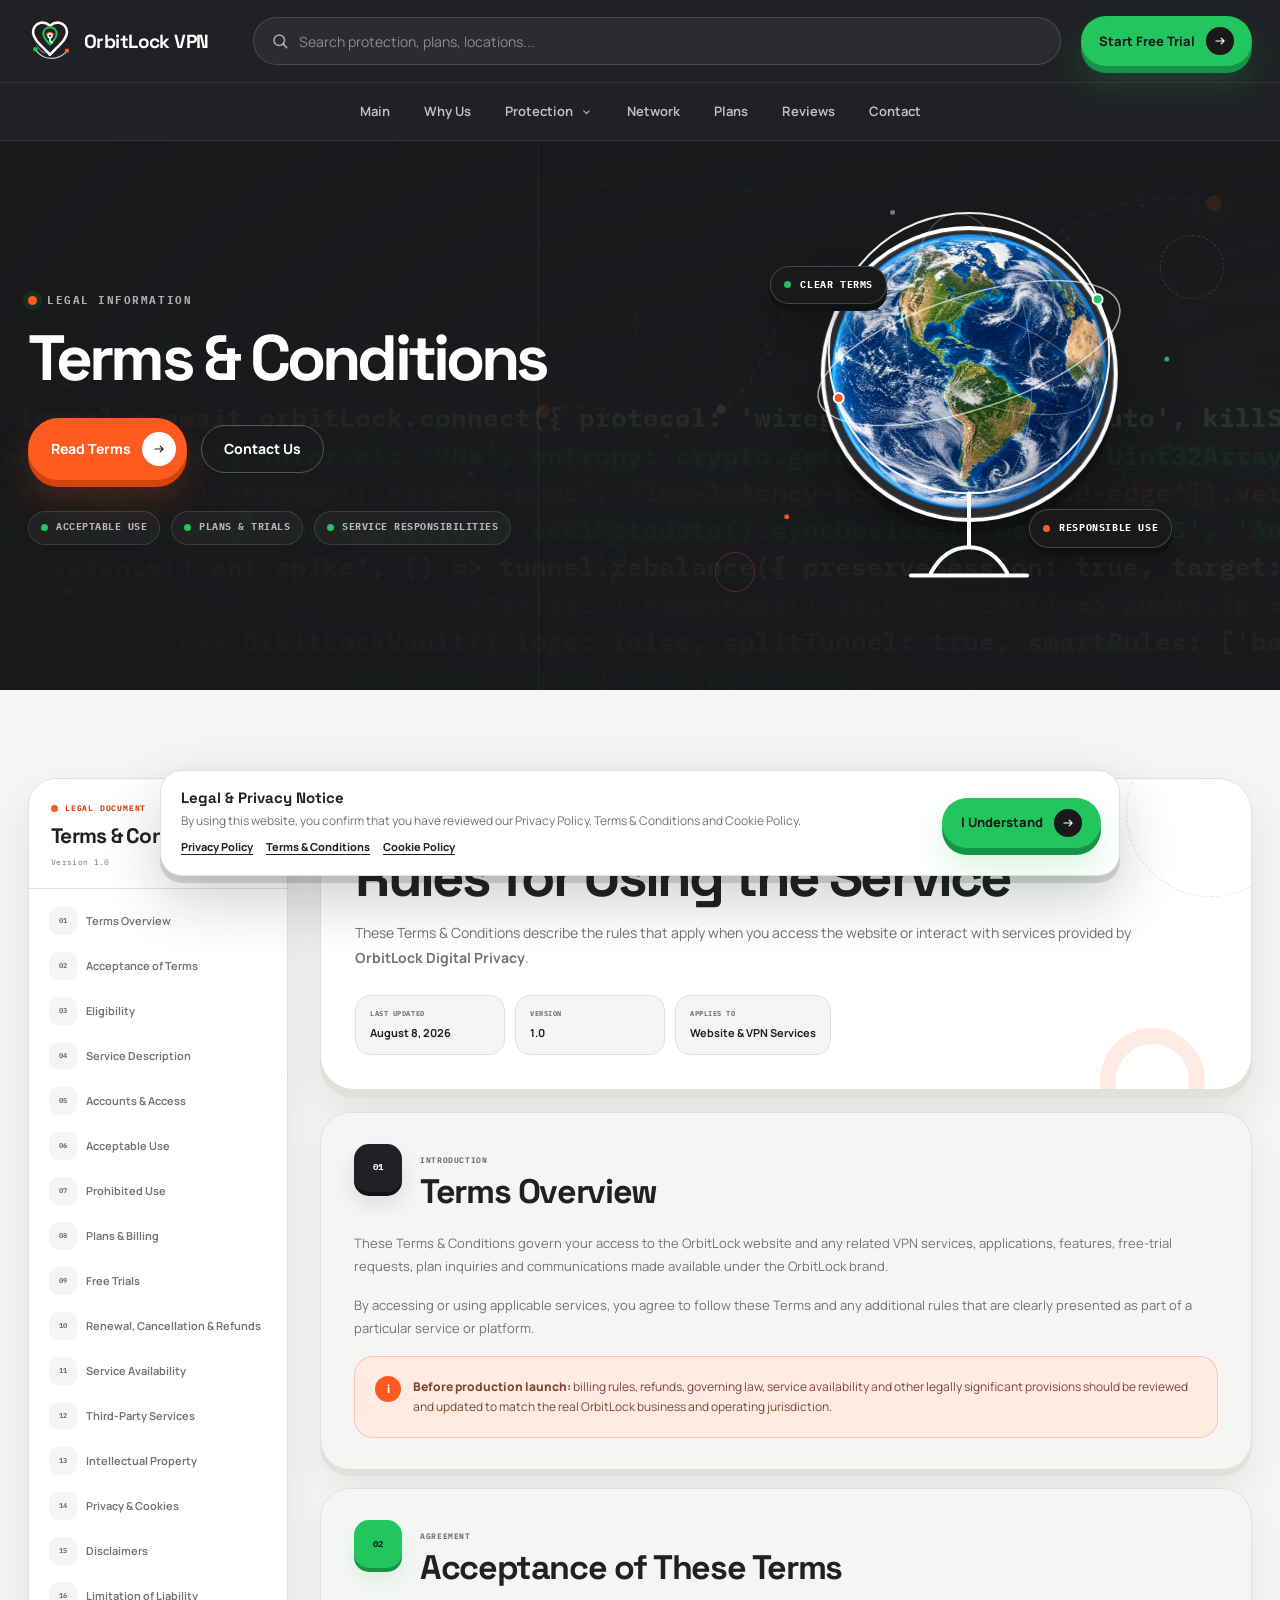
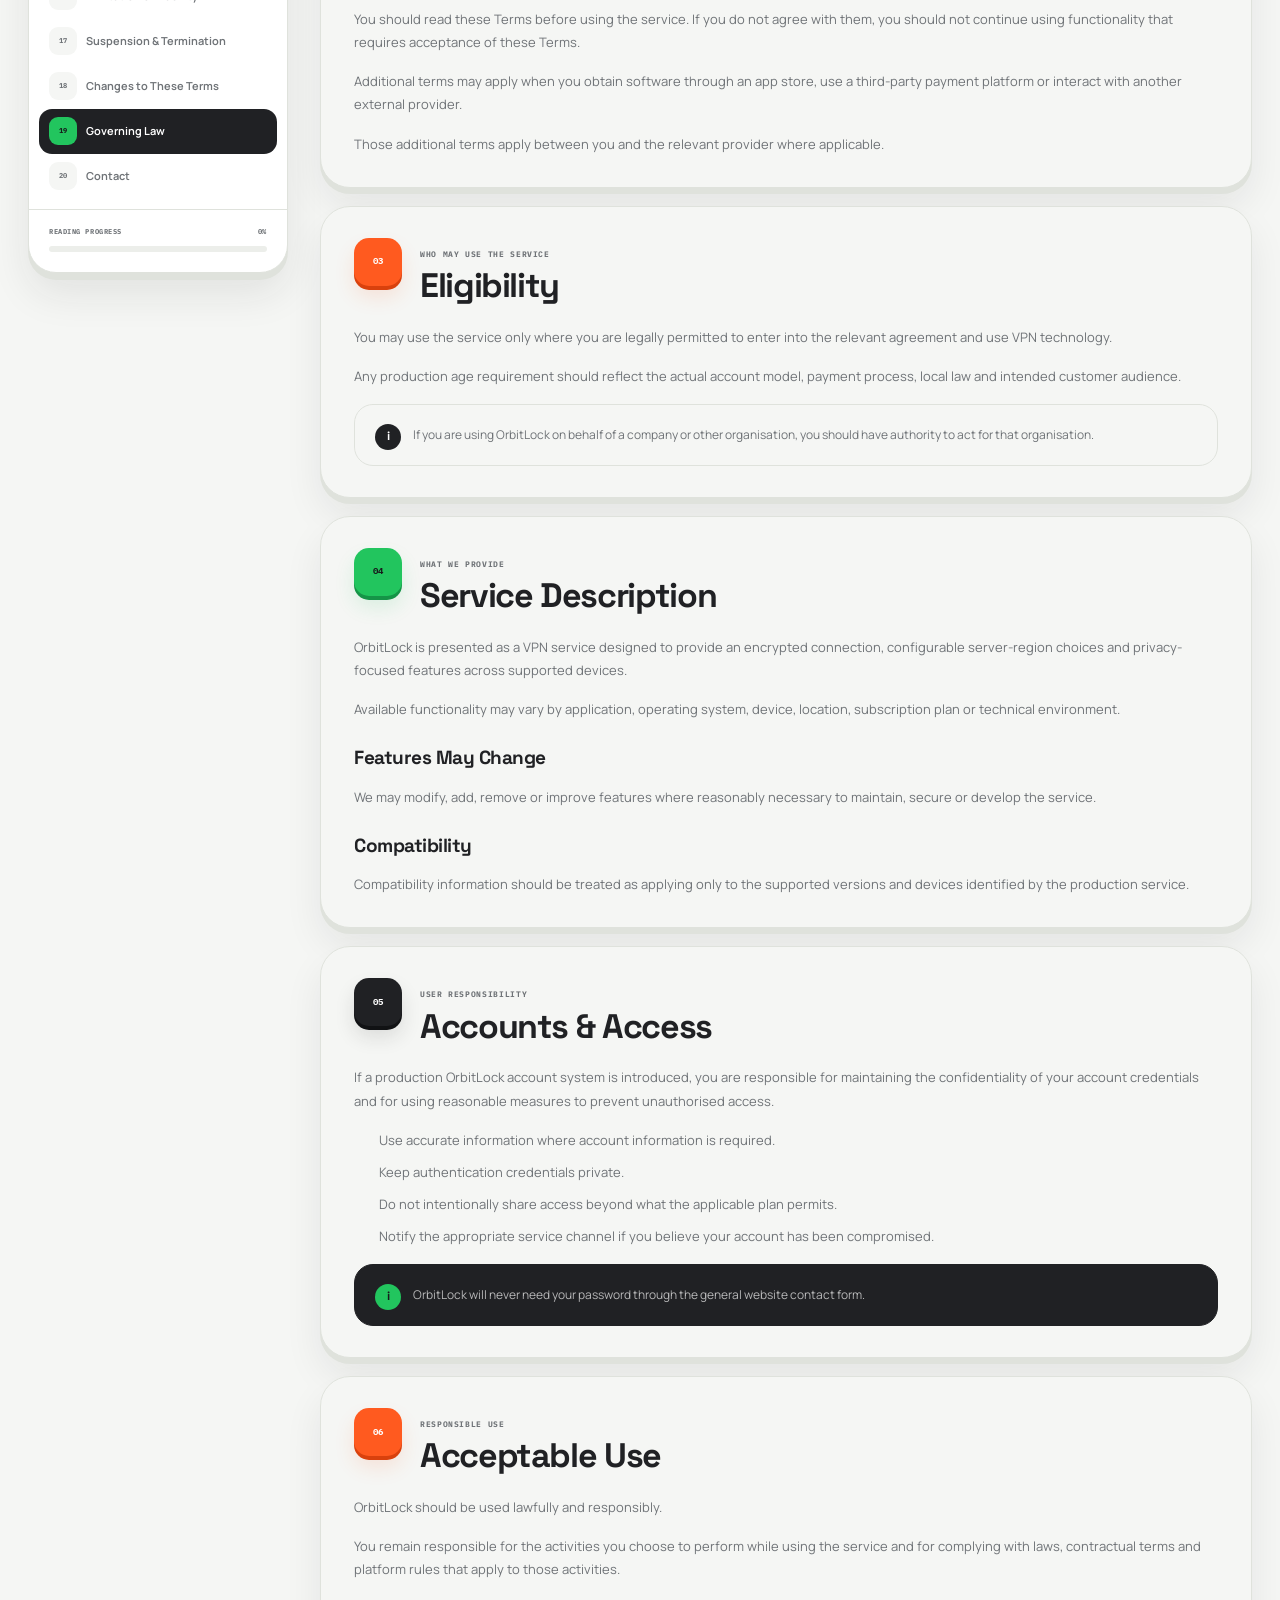
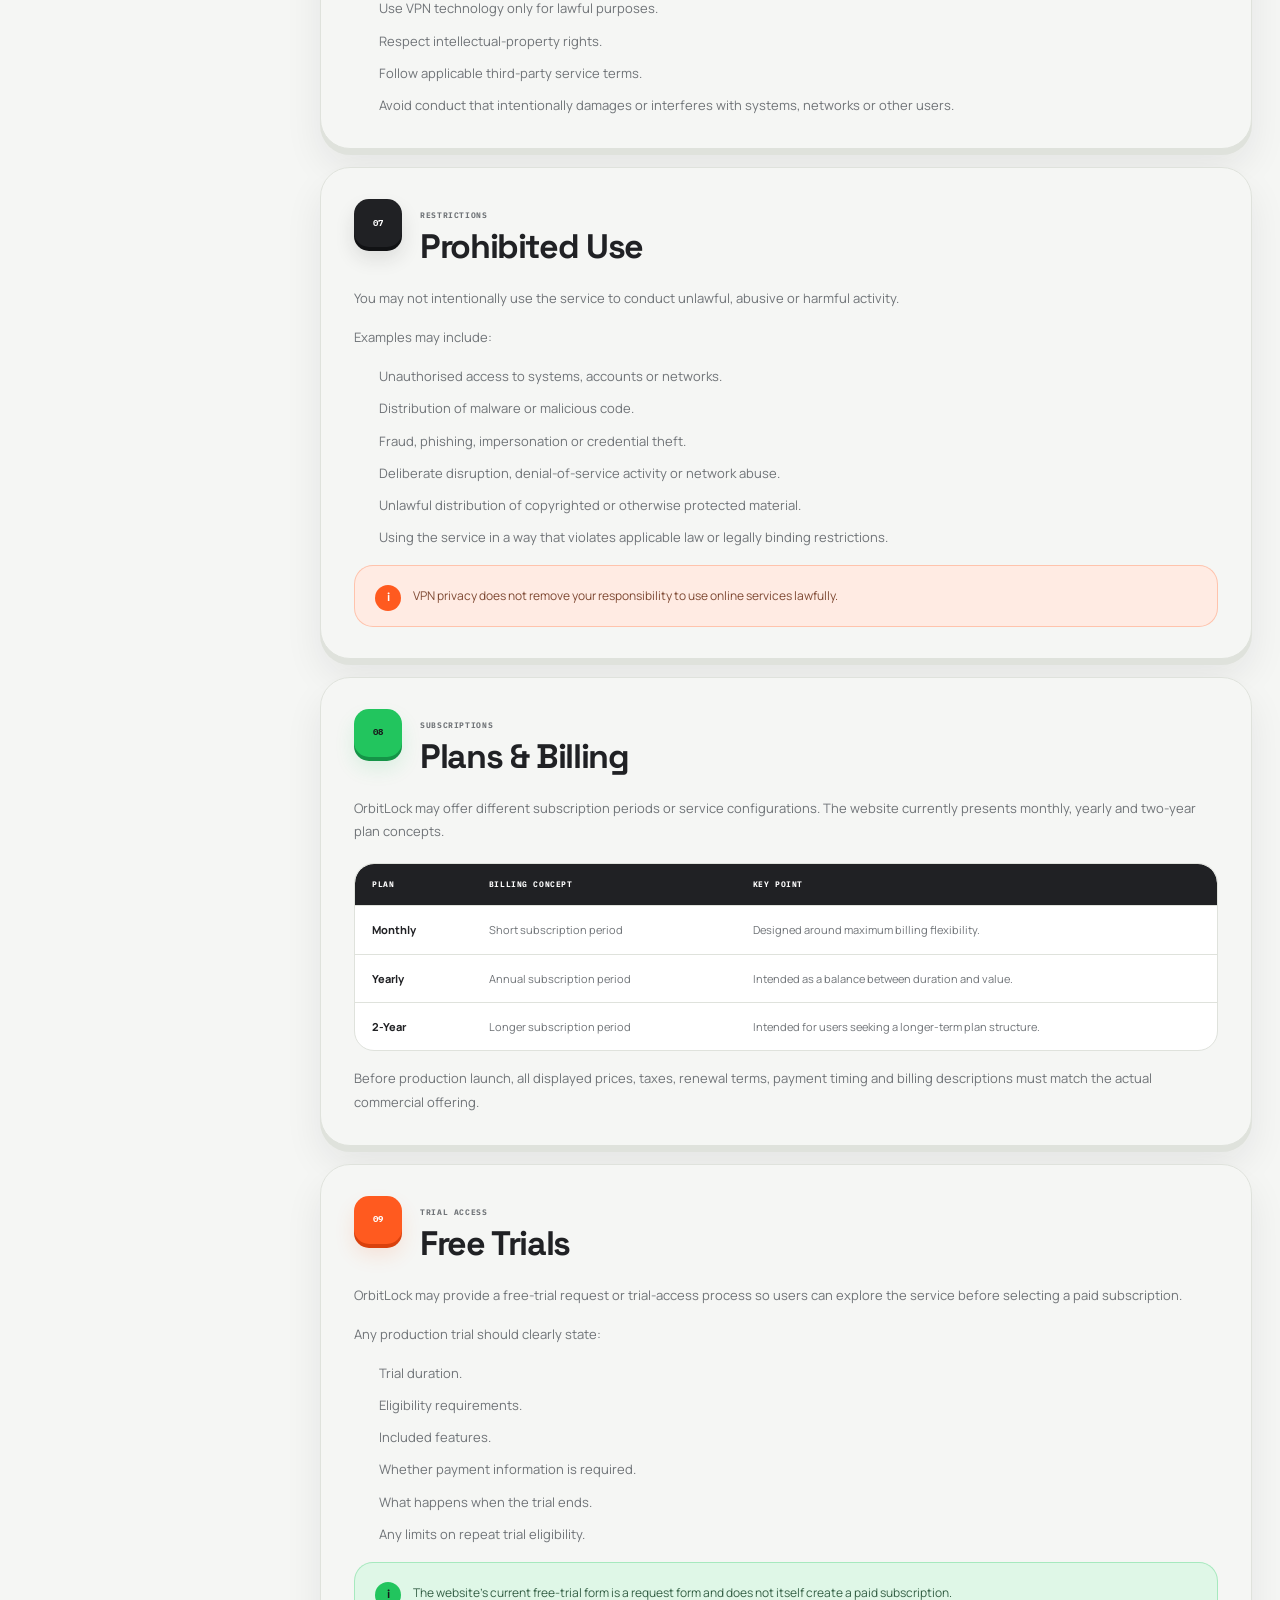
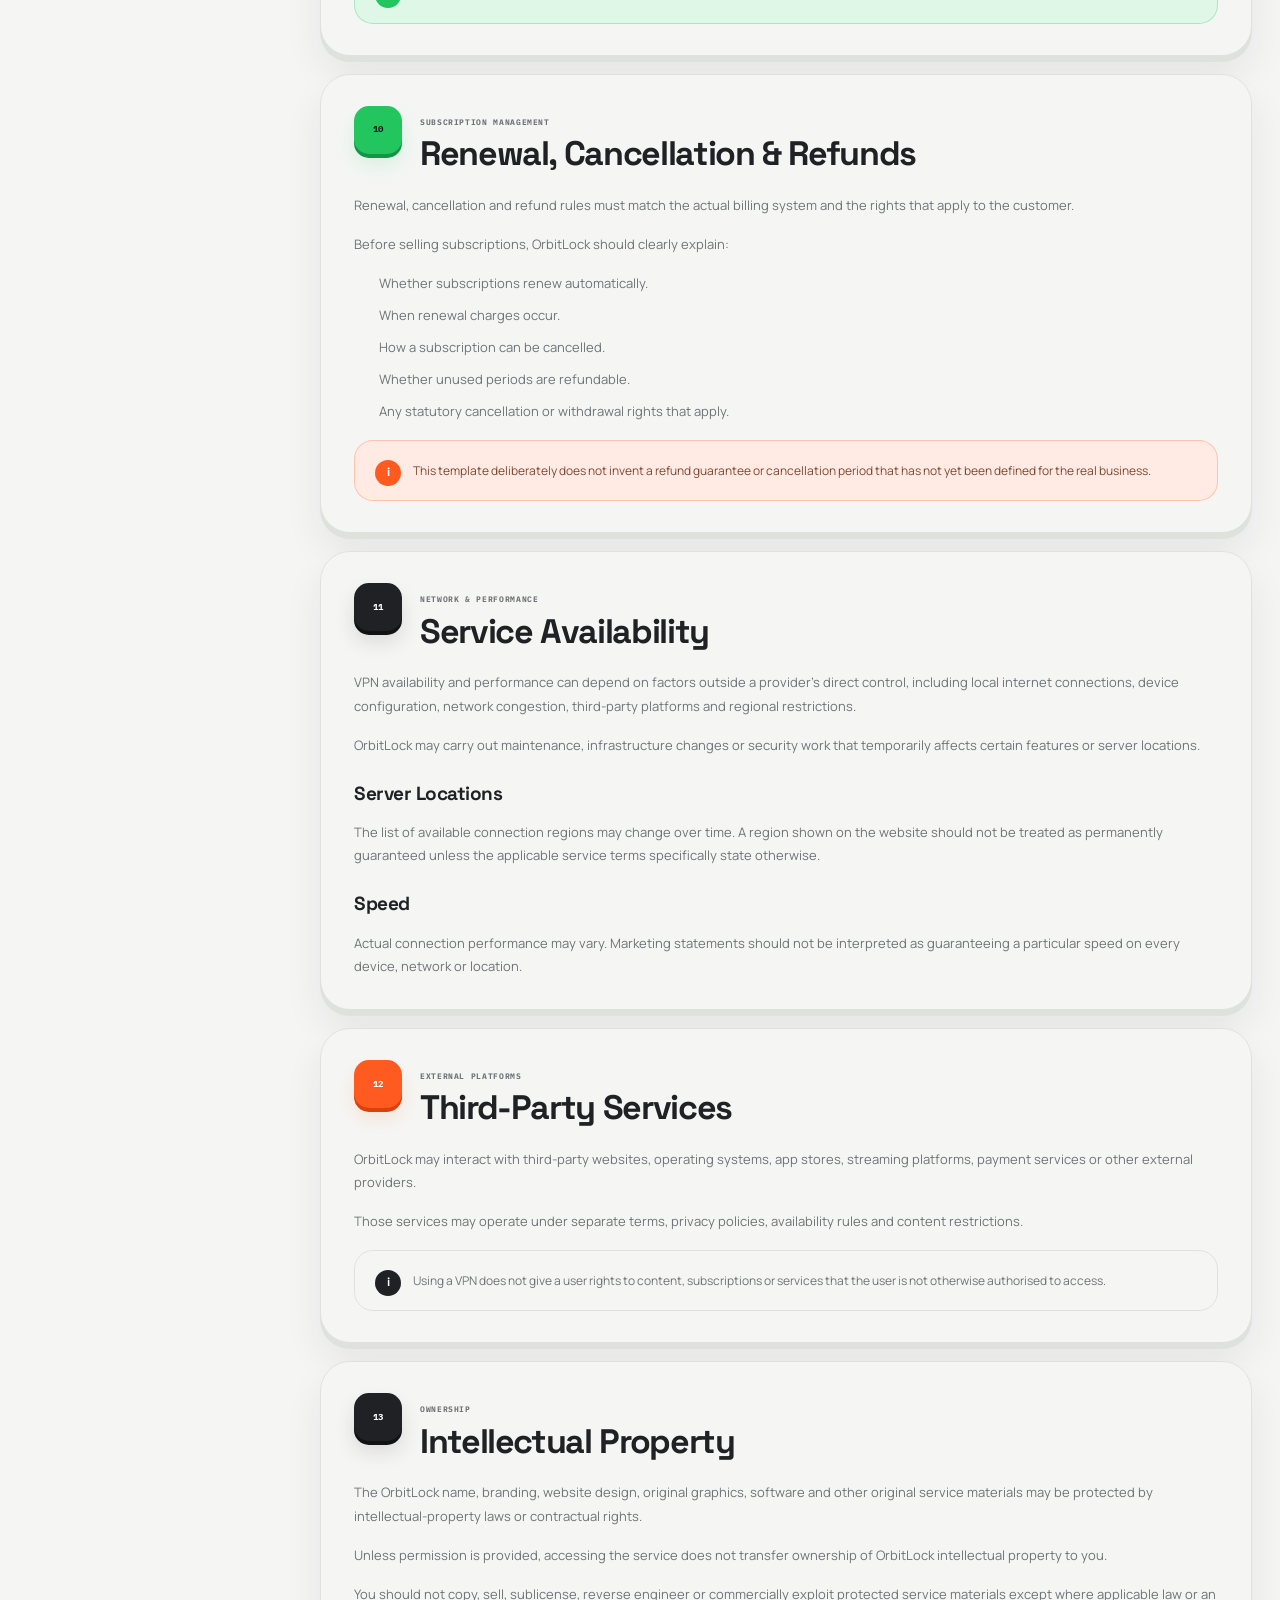
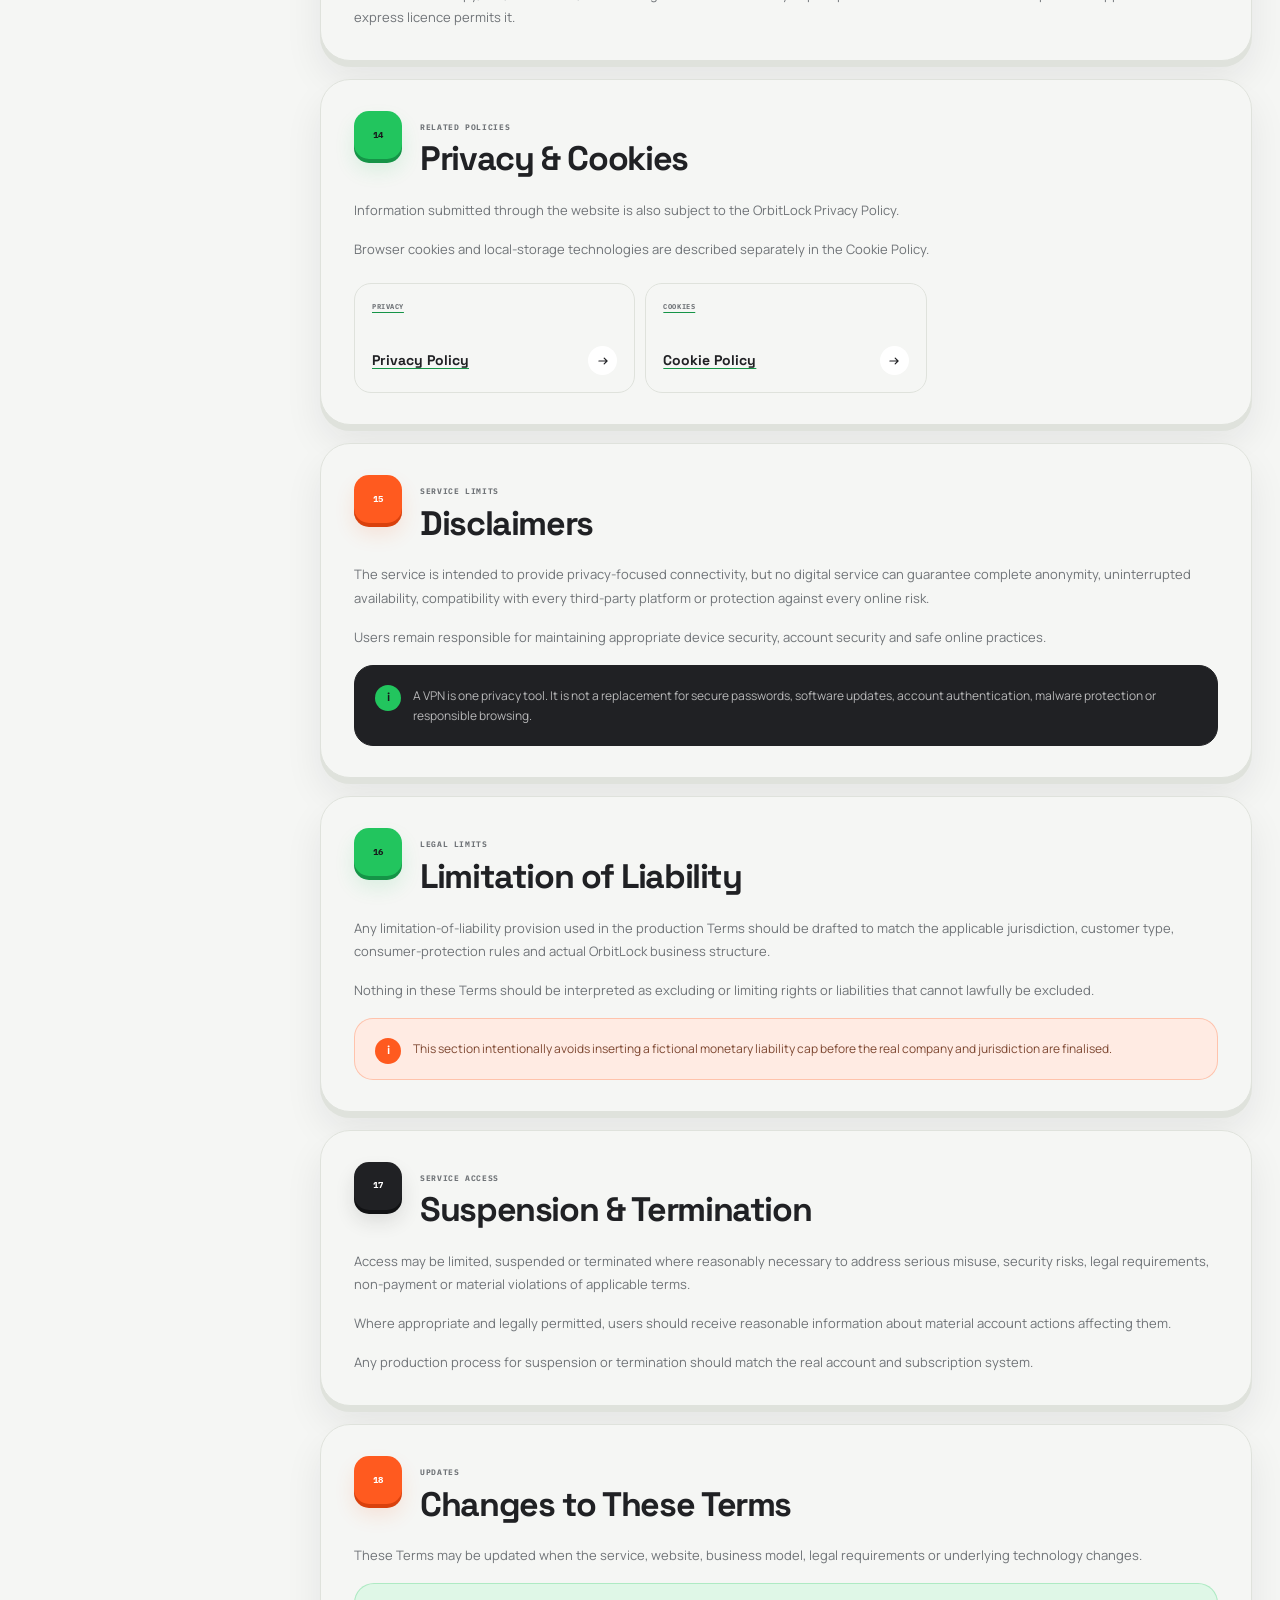
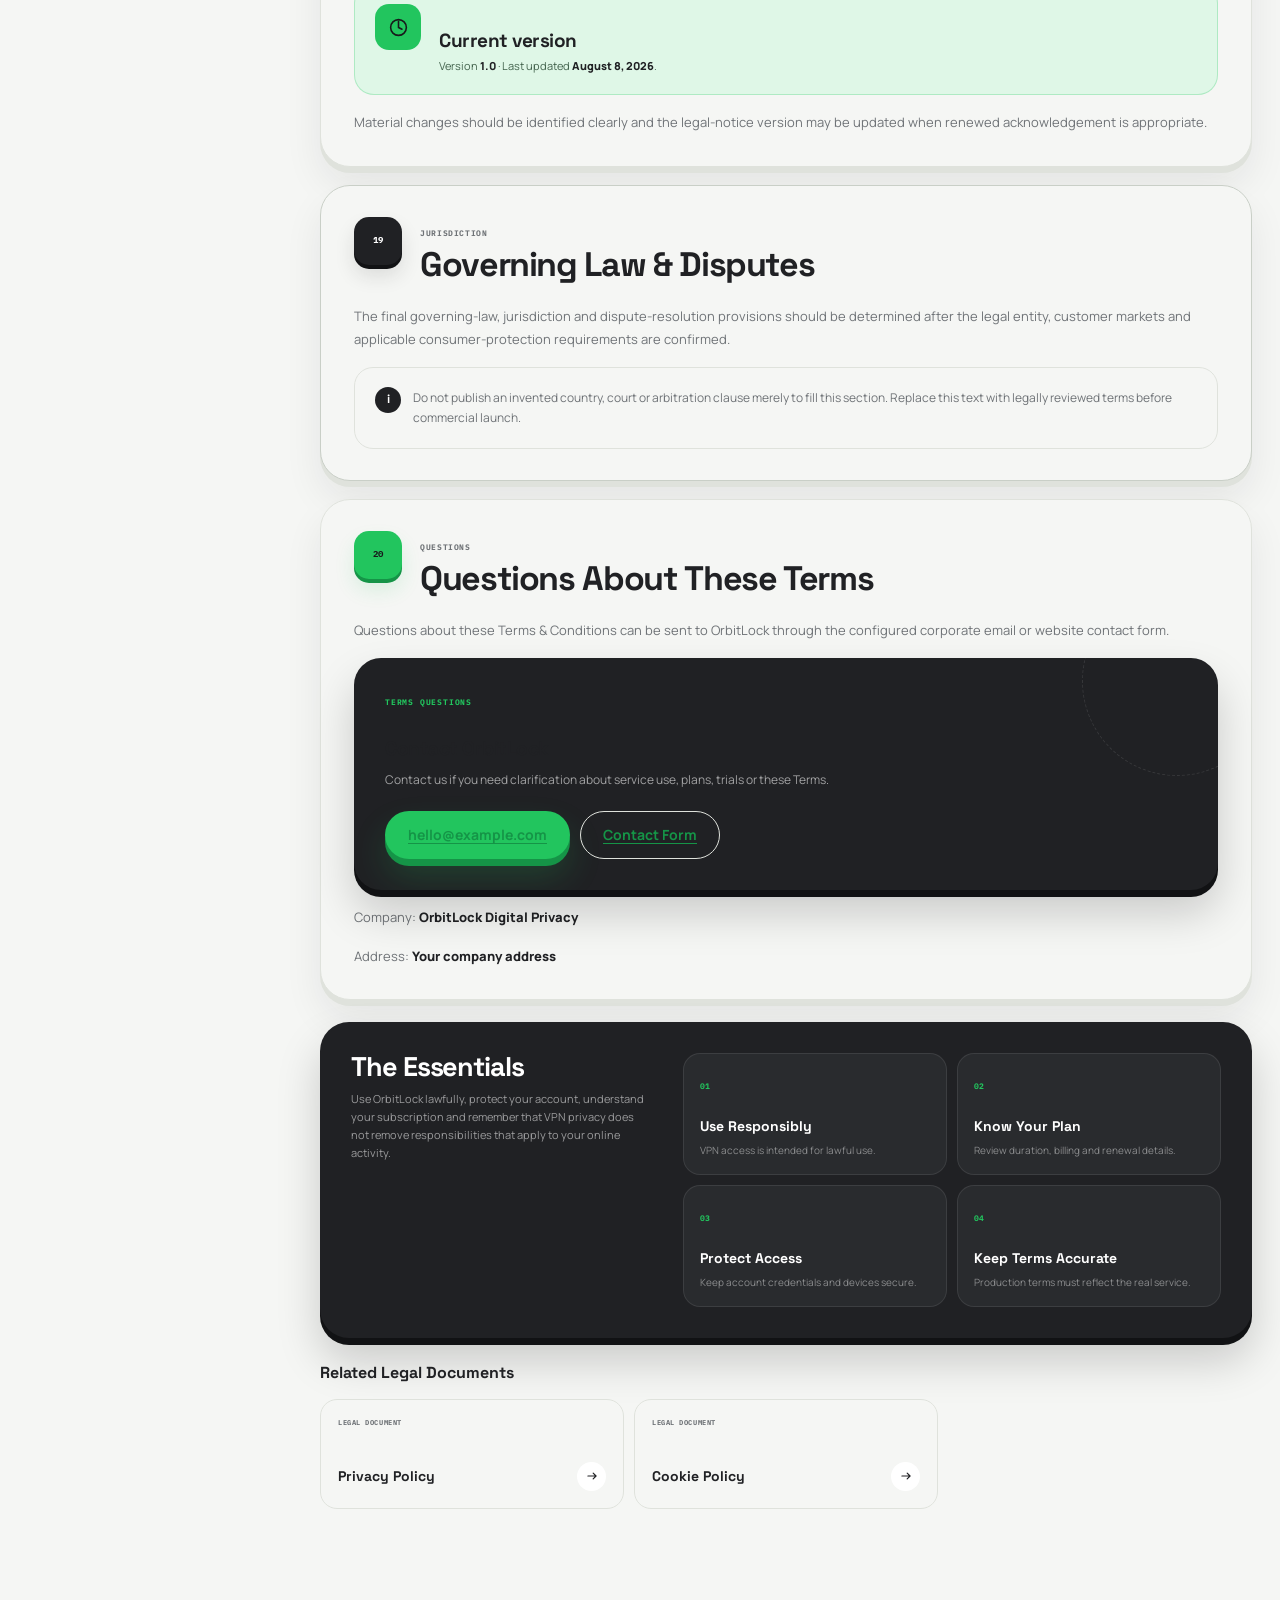
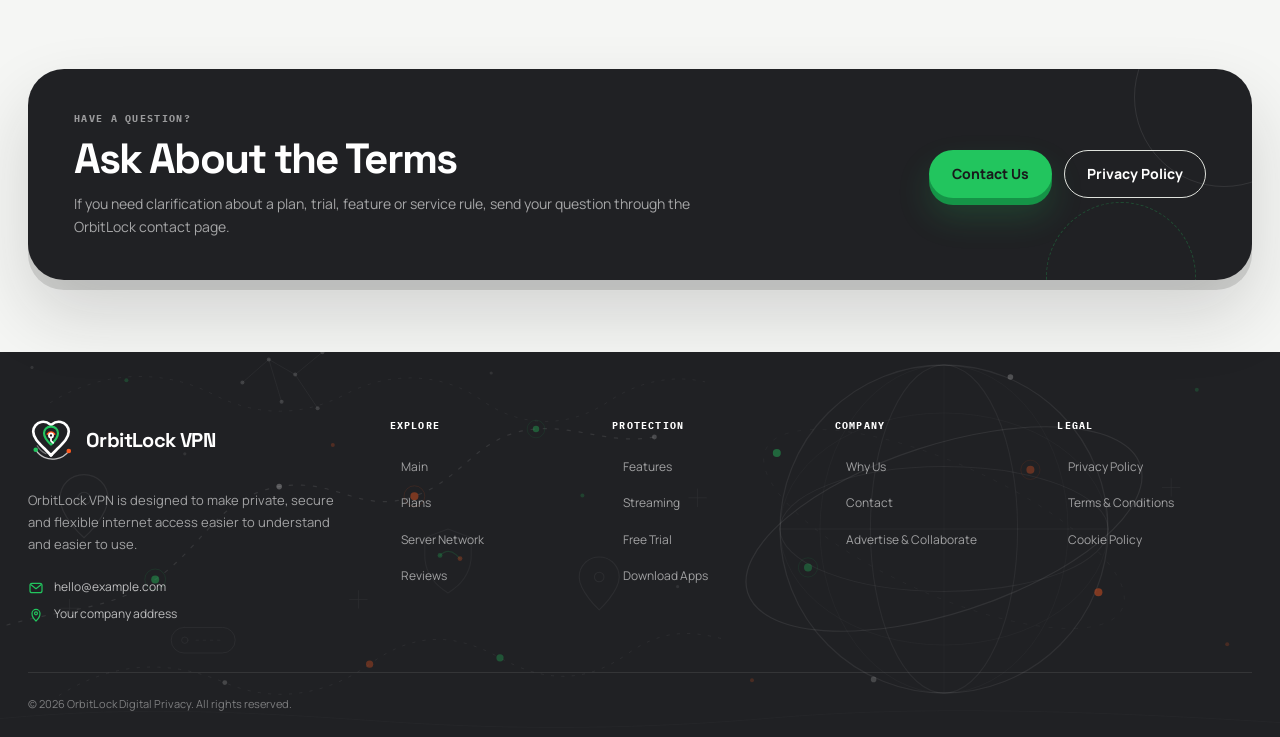
<file: terms-conditions.html>
<!DOCTYPE html>
<html lang="en">
<head>
  <meta charset="UTF-8">

  <meta
    name="viewport"
    content="width=device-width, initial-scale=1.0"
  >

  <meta
    name="description"
    content="Read the OrbitLock VPN Terms & Conditions covering service use, acceptable use, plans, free trials, account responsibilities and website interactions."
  >

  <meta
    name="theme-color"
    content="#202124"
  >

  <title>Terms & Conditions — OrbitLock VPN</title>

  <link
    rel="icon"
    type="image/svg+xml"
    href="assets/icons/favicon.svg"
  >

  <link
    rel="preconnect"
    href="https://fonts.googleapis.com"
  >

  <link
    rel="preconnect"
    href="https://fonts.gstatic.com"
    crossorigin
  >

  <link
    href="https://fonts.googleapis.com/css2?family=IBM+Plex+Mono:wght@500;600;700&family=Manrope:wght@400;500;600;700;800&family=Space+Grotesk:wght@500;600;700&display=swap"
    rel="stylesheet"
  >

  <link
    rel="stylesheet"
    href="https://cdn.jsdelivr.net/npm/aos@2.3.4/dist/aos.css"
  >

  <link
    rel="stylesheet"
    href="shared/css/global.css"
  >

  <link
    rel="stylesheet"
    href="legal/css/legal.css"
  >

  <script
    src="config/config.js"
    defer
  ></script>

  <script
    src="https://cdn.jsdelivr.net/npm/aos@2.3.4/dist/aos.js"
    defer
  ></script>

  <script
    src="https://cdn.jsdelivr.net/npm/gsap@3.12.5/dist/gsap.min.js"
    defer
  ></script>

  <script
    src="shared/js/common.js"
    defer
  ></script>

  <script
    src="legal/js/legal.js"
    defer
  ></script>
</head>

<body
  class="page-legal"
  data-legal="terms"
>

  <a
    class="vpn-skip-link"
    href="#main-content"
  >
    Skip to main content
  </a>

  <div class="vpn-site-shell">

    <div data-vpn-header></div>

    <main
      class="vpn-main"
      id="main-content"
    >

      

      <section
        class="vpn-hero vpn-hero--compact"
        aria-labelledby="terms-hero-title"
        data-vpn-hero
      >
        <div class="vpn-container vpn-hero__inner">

          <div class="vpn-hero__copy">

            <p
              class="vpn-hero__eyebrow"
              data-vpn-hero-eyebrow
              data-config-text="hero.terms.eyebrow"
            >
              SERVICE TERMS
            </p>

            <h1
              class="vpn-hero__title"
              id="terms-hero-title"
              data-vpn-hero-title
              data-config-text="hero.terms.title"
            >
              Terms & Conditions
            </h1>

            <div
              class="vpn-hero__actions"
              data-vpn-hero-actions
            >
              <a
                class="vpn-button vpn-button--orange vpn-button--arrow"
                href="#terms-overview"
                data-config-href="hero.terms.primaryUrl"
              >
                <span data-config-text="hero.terms.primaryLabel">
                  Read the Terms
                </span>

                <span
                  class="vpn-button__icon"
                  aria-hidden="true"
                >
                  <svg viewBox="0 0 24 24">
                    <path
                      d="M5 12H19M14 7L19 12L14 17"
                      fill="none"
                      stroke="currentColor"
                      stroke-width="2"
                      stroke-linecap="round"
                      stroke-linejoin="round"
                    ></path>
                  </svg>
                </span>
              </a>

              <a
                class="vpn-button vpn-button--outline"
                href="contact.html"
                data-config-href="hero.terms.secondaryUrl"
              >
                <span data-config-text="hero.terms.secondaryLabel">
                  Contact Us
                </span>
              </a>
            </div>

            <div
              class="vpn-hero__meta"
              data-vpn-hero-meta
            >
              <span class="vpn-hero__meta-item">
                <span
                  class="vpn-hero__meta-dot"
                  aria-hidden="true"
                ></span>
                Acceptable use
              </span>

              <span class="vpn-hero__meta-item">
                <span
                  class="vpn-hero__meta-dot"
                  aria-hidden="true"
                ></span>
                Plans & trials
              </span>

              <span class="vpn-hero__meta-item">
                <span
                  class="vpn-hero__meta-dot"
                  aria-hidden="true"
                ></span>
                Service responsibilities
              </span>
            </div>

          </div>

          <div class="vpn-hero__visual">

            <div
              class="vpn-hero__globe-wrap"
              data-vpn-hero-globe
            >

              <div class="vpn-hero__photo-shell">

                <img
                  class="vpn-hero__photo"
                  src="assets/images/hero-home.jpg"
                  data-config-src="hero.terms.image"
                  data-config-alt="hero.terms.imageAlt"
                  alt="Secure digital service represented in a modern workspace"
                  width="720"
                  height="720"
                  decoding="async"
                >

                <span
                  class="vpn-hero__photo-overlay"
                  aria-hidden="true"
                ></span>

              </div>

              <svg
                class="vpn-hero__globe-frame"
                viewBox="0 0 470 530"
                fill="none"
                aria-hidden="true"
              >
                <circle
                  cx="235"
                  cy="190"
                  r="169"
                  stroke="#FFFFFF"
                  stroke-width="2"
                  opacity="0.92"
                  data-vpn-globe-draw
                ></circle>

                <ellipse
                  cx="235"
                  cy="190"
                  rx="190"
                  ry="68"
                  transform="rotate(-18 235 190)"
                  stroke="#FFFFFF"
                  stroke-width="1.5"
                  opacity="0.62"
                  data-vpn-globe-draw
                ></ellipse>

                <ellipse
                  cx="235"
                  cy="190"
                  rx="158"
                  ry="54"
                  transform="rotate(20 235 190)"
                  stroke="#FFFFFF"
                  stroke-width="1.1"
                  opacity="0.3"
                  data-vpn-globe-draw
                ></ellipse>

                <ellipse
                  cx="235"
                  cy="190"
                  rx="74"
                  ry="169"
                  transform="rotate(-6 235 190)"
                  stroke="#FFFFFF"
                  stroke-width="1.1"
                  opacity="0.25"
                  data-vpn-globe-draw
                ></ellipse>

                <path
                  d="M235 359V424"
                  stroke="#FFFFFF"
                  stroke-width="4"
                  stroke-linecap="round"
                  data-vpn-globe-draw
                ></path>

                <path
                  d="M189 455C200 435 215 424 235 424C255 424 270 435 281 455"
                  stroke="#FFFFFF"
                  stroke-width="4"
                  stroke-linecap="round"
                  data-vpn-globe-draw
                ></path>

                <path
                  d="M165 458H305"
                  stroke="#FFFFFF"
                  stroke-width="4"
                  stroke-linecap="round"
                  data-vpn-globe-draw
                ></path>

                <circle
                  cx="390"
                  cy="125"
                  r="6"
                  fill="#22C55E"
                  stroke="#FFFFFF"
                  stroke-width="2"
                ></circle>

                <circle
                  cx="78"
                  cy="244"
                  r="6"
                  fill="#FF5A1F"
                  stroke="#FFFFFF"
                  stroke-width="2"
                ></circle>
              </svg>

              <span
                class="vpn-hero__globe-chip vpn-hero__globe-chip--top"
                data-vpn-hero-globe-chip
              >
                Clear Terms
              </span>

              <span
                class="vpn-hero__globe-chip vpn-hero__globe-chip--bottom"
                data-vpn-hero-globe-chip
              >
                Responsible Use
              </span>

              <span
                class="vpn-hero__micro-dot vpn-hero__micro-dot--one"
                aria-hidden="true"
                data-vpn-hero-particle
              ></span>

              <span
                class="vpn-hero__micro-dot vpn-hero__micro-dot--two"
                aria-hidden="true"
                data-vpn-hero-particle
              ></span>

              <span
                class="vpn-hero__micro-dot vpn-hero__micro-dot--three"
                aria-hidden="true"
                data-vpn-hero-particle
              ></span>

            </div>
          </div>

        </div>
      </section>

      

      <section class="vpn-section vpn-legal-page">

        <div class="vpn-container">

          <div class="vpn-legal-mobile-nav">

            <label
              class="vpn-legal-mobile-nav__label"
              for="terms-mobile-nav"
            >
              Jump to a section
            </label>

            <select
              class="vpn-legal-mobile-nav__select"
              id="terms-mobile-nav"
              data-vpn-legal-mobile-select
            ></select>

          </div>

          <div class="vpn-legal-page__layout">

            

            <aside
              class="vpn-legal-page__sidebar"
              aria-label="Terms and Conditions navigation"
            >
              <div class="vpn-legal-page__sidebar-card">

                <div class="vpn-legal-page__sidebar-head">

                  <span class="vpn-legal-page__sidebar-eyebrow">
                    Legal Document
                  </span>

                  <h2 class="vpn-legal-page__sidebar-title">
                    Terms & Conditions
                  </h2>

                  <span class="vpn-legal-page__sidebar-version">
                    Version
                    <span data-vpn-legal-version>
                      1.0
                    </span>
                  </span>

                </div>

                <nav
                  class="vpn-legal-page__nav"
                  aria-label="Terms and Conditions sections"
                  data-vpn-legal-nav
                ></nav>

                <div class="vpn-legal-page__progress">

                  <div class="vpn-legal-page__progress-top">

                    <span class="vpn-legal-page__progress-label">
                      Reading progress
                    </span>

                    <span
                      class="vpn-legal-page__progress-value"
                      data-vpn-legal-progress-value
                    >
                      0%
                    </span>

                  </div>

                  <div
                    class="vpn-legal-page__progress-track"
                    aria-hidden="true"
                  >
                    <div
                      class="vpn-legal-page__progress-bar"
                      data-vpn-legal-progress-bar
                    ></div>
                  </div>

                </div>

              </div>
            </aside>

            

            <article
              class="vpn-legal-page__document"
              data-vpn-legal-document
            >

              <header
                class="vpn-legal-page__document-head"
                data-aos="fade-up"
              >

                <div class="vpn-legal-page__document-copy">

                  <p class="vpn-eyebrow">
                    USING ORBITLOCK
                  </p>

                  <h2 class="vpn-legal-page__document-title">
                    Rules for Using the Service
                  </h2>

                  <p class="vpn-legal-page__lead">
                    These Terms & Conditions describe the rules that apply when you access the website or interact with services provided by
                    <strong data-config-text="brand.companyName">
                      OrbitLock Digital Privacy
                    </strong>.
                  </p>

                  <div class="vpn-legal-page__document-meta">

                    <div class="vpn-legal-page__meta-item">
                      <span class="vpn-legal-page__meta-label">
                        Last Updated
                      </span>

                      <span
                        class="vpn-legal-page__meta-value"
                        data-vpn-legal-updated
                      >
                        August 8, 2026
                      </span>
                    </div>

                    <div class="vpn-legal-page__meta-item">
                      <span class="vpn-legal-page__meta-label">
                        Version
                      </span>

                      <span
                        class="vpn-legal-page__meta-value"
                        data-vpn-legal-version
                      >
                        1.0
                      </span>
                    </div>

                    <div class="vpn-legal-page__meta-item">
                      <span class="vpn-legal-page__meta-label">
                        Applies To
                      </span>

                      <span class="vpn-legal-page__meta-value">
                        Website & VPN Services
                      </span>
                    </div>

                  </div>

                </div>

              </header>

              <div
                class="vpn-legal-page__content"
                data-vpn-legal-content
              >

                

                <section
                  class="vpn-legal-section"
                  id="terms-overview"
                  data-nav-label="Terms Overview"
                  data-active="true"
                  data-vpn-legal-section
                >

                  <div class="vpn-legal-section__head">

                    <span class="vpn-legal-section__index">
                      01
                    </span>

                    <div>
                      <span class="vpn-legal-section__eyebrow">
                        INTRODUCTION
                      </span>

                      <h2 class="vpn-legal-section__title">
                        Terms Overview
                      </h2>
                    </div>

                  </div>

                  <div class="vpn-legal-section__body">

                    <p>
                      These Terms & Conditions govern your access to the OrbitLock website and any related VPN services, applications, features, free-trial requests, plan inquiries and communications made available under the OrbitLock brand.
                    </p>

                    <p>
                      By accessing or using applicable services, you agree to follow these Terms and any additional rules that are clearly presented as part of a particular service or platform.
                    </p>

                    <div class="vpn-legal-note vpn-legal-note--orange">
                      <strong>Before production launch:</strong>
                      billing rules, refunds, governing law, service availability and other legally significant provisions should be reviewed and updated to match the real OrbitLock business and operating jurisdiction.
                    </div>

                  </div>

                </section>

                

                <section
                  class="vpn-legal-section"
                  id="acceptance-of-terms"
                  data-nav-label="Acceptance of Terms"
                  data-vpn-legal-section
                >

                  <div class="vpn-legal-section__head">

                    <span class="vpn-legal-section__index">
                      02
                    </span>

                    <div>
                      <span class="vpn-legal-section__eyebrow">
                        AGREEMENT
                      </span>

                      <h2 class="vpn-legal-section__title">
                        Acceptance of These Terms
                      </h2>
                    </div>

                  </div>

                  <div class="vpn-legal-section__body">

                    <p>
                      You should read these Terms before using the service. If you do not agree with them, you should not continue using functionality that requires acceptance of these Terms.
                    </p>

                    <p>
                      Additional terms may apply when you obtain software through an app store, use a third-party payment platform or interact with another external provider.
                    </p>

                    <p>
                      Those additional terms apply between you and the relevant provider where applicable.
                    </p>

                  </div>

                </section>

                

                <section
                  class="vpn-legal-section"
                  id="eligibility"
                  data-nav-label="Eligibility"
                  data-vpn-legal-section
                >

                  <div class="vpn-legal-section__head">

                    <span class="vpn-legal-section__index">
                      03
                    </span>

                    <div>
                      <span class="vpn-legal-section__eyebrow">
                        WHO MAY USE THE SERVICE
                      </span>

                      <h2 class="vpn-legal-section__title">
                        Eligibility
                      </h2>
                    </div>

                  </div>

                  <div class="vpn-legal-section__body">

                    <p>
                      You may use the service only where you are legally permitted to enter into the relevant agreement and use VPN technology.
                    </p>

                    <p>
                      Any production age requirement should reflect the actual account model, payment process, local law and intended customer audience.
                    </p>

                    <div class="vpn-legal-note">
                      If you are using OrbitLock on behalf of a company or other organisation, you should have authority to act for that organisation.
                    </div>

                  </div>

                </section>

                

                <section
                  class="vpn-legal-section"
                  id="service-description"
                  data-nav-label="Service Description"
                  data-vpn-legal-section
                >

                  <div class="vpn-legal-section__head">

                    <span class="vpn-legal-section__index">
                      04
                    </span>

                    <div>
                      <span class="vpn-legal-section__eyebrow">
                        WHAT WE PROVIDE
                      </span>

                      <h2 class="vpn-legal-section__title">
                        Service Description
                      </h2>
                    </div>

                  </div>

                  <div class="vpn-legal-section__body">

                    <p>
                      OrbitLock is presented as a VPN service designed to provide an encrypted connection, configurable server-region choices and privacy-focused features across supported devices.
                    </p>

                    <p>
                      Available functionality may vary by application, operating system, device, location, subscription plan or technical environment.
                    </p>

                    <h3>
                      Features May Change
                    </h3>

                    <p>
                      We may modify, add, remove or improve features where reasonably necessary to maintain, secure or develop the service.
                    </p>

                    <h3>
                      Compatibility
                    </h3>

                    <p>
                      Compatibility information should be treated as applying only to the supported versions and devices identified by the production service.
                    </p>

                  </div>

                </section>

                

                <section
                  class="vpn-legal-section"
                  id="accounts-and-access"
                  data-nav-label="Accounts & Access"
                  data-vpn-legal-section
                >

                  <div class="vpn-legal-section__head">

                    <span class="vpn-legal-section__index">
                      05
                    </span>

                    <div>
                      <span class="vpn-legal-section__eyebrow">
                        USER RESPONSIBILITY
                      </span>

                      <h2 class="vpn-legal-section__title">
                        Accounts & Access
                      </h2>
                    </div>

                  </div>

                  <div class="vpn-legal-section__body">

                    <p>
                      If a production OrbitLock account system is introduced, you are responsible for maintaining the confidentiality of your account credentials and for using reasonable measures to prevent unauthorised access.
                    </p>

                    <ul>
                      <li>
                        Use accurate information where account information is required.
                      </li>

                      <li>
                        Keep authentication credentials private.
                      </li>

                      <li>
                        Do not intentionally share access beyond what the applicable plan permits.
                      </li>

                      <li>
                        Notify the appropriate service channel if you believe your account has been compromised.
                      </li>
                    </ul>

                    <div class="vpn-legal-note vpn-legal-note--dark">
                      OrbitLock will never need your password through the general website contact form.
                    </div>

                  </div>

                </section>

                

                <section
                  class="vpn-legal-section"
                  id="acceptable-use"
                  data-nav-label="Acceptable Use"
                  data-vpn-legal-section
                >

                  <div class="vpn-legal-section__head">

                    <span class="vpn-legal-section__index">
                      06
                    </span>

                    <div>
                      <span class="vpn-legal-section__eyebrow">
                        RESPONSIBLE USE
                      </span>

                      <h2 class="vpn-legal-section__title">
                        Acceptable Use
                      </h2>
                    </div>

                  </div>

                  <div class="vpn-legal-section__body">

                    <p>
                      OrbitLock should be used lawfully and responsibly.
                    </p>

                    <p>
                      You remain responsible for the activities you choose to perform while using the service and for complying with laws, contractual terms and platform rules that apply to those activities.
                    </p>

                    <ul>
                      <li>
                        Use VPN technology only for lawful purposes.
                      </li>

                      <li>
                        Respect intellectual-property rights.
                      </li>

                      <li>
                        Follow applicable third-party service terms.
                      </li>

                      <li>
                        Avoid conduct that intentionally damages or interferes with systems, networks or other users.
                      </li>
                    </ul>

                  </div>

                </section>

                

                <section
                  class="vpn-legal-section"
                  id="prohibited-use"
                  data-nav-label="Prohibited Use"
                  data-vpn-legal-section
                >

                  <div class="vpn-legal-section__head">

                    <span class="vpn-legal-section__index">
                      07
                    </span>

                    <div>
                      <span class="vpn-legal-section__eyebrow">
                        RESTRICTIONS
                      </span>

                      <h2 class="vpn-legal-section__title">
                        Prohibited Use
                      </h2>
                    </div>

                  </div>

                  <div class="vpn-legal-section__body">

                    <p>
                      You may not intentionally use the service to conduct unlawful, abusive or harmful activity.
                    </p>

                    <p>
                      Examples may include:
                    </p>

                    <ul>
                      <li>
                        Unauthorised access to systems, accounts or networks.
                      </li>

                      <li>
                        Distribution of malware or malicious code.
                      </li>

                      <li>
                        Fraud, phishing, impersonation or credential theft.
                      </li>

                      <li>
                        Deliberate disruption, denial-of-service activity or network abuse.
                      </li>

                      <li>
                        Unlawful distribution of copyrighted or otherwise protected material.
                      </li>

                      <li>
                        Using the service in a way that violates applicable law or legally binding restrictions.
                      </li>
                    </ul>

                    <div class="vpn-legal-note vpn-legal-note--orange">
                      VPN privacy does not remove your responsibility to use online services lawfully.
                    </div>

                  </div>

                </section>

                

                <section
                  class="vpn-legal-section"
                  id="plans-and-billing"
                  data-nav-label="Plans & Billing"
                  data-vpn-legal-section
                >

                  <div class="vpn-legal-section__head">

                    <span class="vpn-legal-section__index">
                      08
                    </span>

                    <div>
                      <span class="vpn-legal-section__eyebrow">
                        SUBSCRIPTIONS
                      </span>

                      <h2 class="vpn-legal-section__title">
                        Plans & Billing
                      </h2>
                    </div>

                  </div>

                  <div class="vpn-legal-section__body">

                    <p>
                      OrbitLock may offer different subscription periods or service configurations. The website currently presents monthly, yearly and two-year plan concepts.
                    </p>

                    <div class="vpn-legal-table-wrap">

                      <table class="vpn-legal-table">

                        <thead>
                          <tr>
                            <th scope="col">
                              Plan
                            </th>

                            <th scope="col">
                              Billing Concept
                            </th>

                            <th scope="col">
                              Key Point
                            </th>
                          </tr>
                        </thead>

                        <tbody>
                          <tr>
                            <td>
                              Monthly
                            </td>

                            <td>
                              Short subscription period
                            </td>

                            <td>
                              Designed around maximum billing flexibility.
                            </td>
                          </tr>

                          <tr>
                            <td>
                              Yearly
                            </td>

                            <td>
                              Annual subscription period
                            </td>

                            <td>
                              Intended as a balance between duration and value.
                            </td>
                          </tr>

                          <tr>
                            <td>
                              2-Year
                            </td>

                            <td>
                              Longer subscription period
                            </td>

                            <td>
                              Intended for users seeking a longer-term plan structure.
                            </td>
                          </tr>
                        </tbody>

                      </table>

                    </div>

                    <p>
                      Before production launch, all displayed prices, taxes, renewal terms, payment timing and billing descriptions must match the actual commercial offering.
                    </p>

                  </div>

                </section>

                

                <section
                  class="vpn-legal-section"
                  id="free-trials"
                  data-nav-label="Free Trials"
                  data-vpn-legal-section
                >

                  <div class="vpn-legal-section__head">

                    <span class="vpn-legal-section__index">
                      09
                    </span>

                    <div>
                      <span class="vpn-legal-section__eyebrow">
                        TRIAL ACCESS
                      </span>

                      <h2 class="vpn-legal-section__title">
                        Free Trials
                      </h2>
                    </div>

                  </div>

                  <div class="vpn-legal-section__body">

                    <p>
                      OrbitLock may provide a free-trial request or trial-access process so users can explore the service before selecting a paid subscription.
                    </p>

                    <p>
                      Any production trial should clearly state:
                    </p>

                    <ul>
                      <li>
                        Trial duration.
                      </li>

                      <li>
                        Eligibility requirements.
                      </li>

                      <li>
                        Included features.
                      </li>

                      <li>
                        Whether payment information is required.
                      </li>

                      <li>
                        What happens when the trial ends.
                      </li>

                      <li>
                        Any limits on repeat trial eligibility.
                      </li>
                    </ul>

                    <div class="vpn-legal-note vpn-legal-note--green">
                      The website's current free-trial form is a request form and does not itself create a paid subscription.
                    </div>

                  </div>

                </section>

                

                <section
                  class="vpn-legal-section"
                  id="renewal-cancellation-refunds"
                  data-nav-label="Renewal, Cancellation & Refunds"
                  data-vpn-legal-section
                >

                  <div class="vpn-legal-section__head">

                    <span class="vpn-legal-section__index">
                      10
                    </span>

                    <div>
                      <span class="vpn-legal-section__eyebrow">
                        SUBSCRIPTION MANAGEMENT
                      </span>

                      <h2 class="vpn-legal-section__title">
                        Renewal, Cancellation & Refunds
                      </h2>
                    </div>

                  </div>

                  <div class="vpn-legal-section__body">

                    <p>
                      Renewal, cancellation and refund rules must match the actual billing system and the rights that apply to the customer.
                    </p>

                    <p>
                      Before selling subscriptions, OrbitLock should clearly explain:
                    </p>

                    <ul>
                      <li>
                        Whether subscriptions renew automatically.
                      </li>

                      <li>
                        When renewal charges occur.
                      </li>

                      <li>
                        How a subscription can be cancelled.
                      </li>

                      <li>
                        Whether unused periods are refundable.
                      </li>

                      <li>
                        Any statutory cancellation or withdrawal rights that apply.
                      </li>
                    </ul>

                    <div class="vpn-legal-note vpn-legal-note--orange">
                      This template deliberately does not invent a refund guarantee or cancellation period that has not yet been defined for the real business.
                    </div>

                  </div>

                </section>

                

                <section
                  class="vpn-legal-section"
                  id="service-availability"
                  data-nav-label="Service Availability"
                  data-vpn-legal-section
                >

                  <div class="vpn-legal-section__head">

                    <span class="vpn-legal-section__index">
                      11
                    </span>

                    <div>
                      <span class="vpn-legal-section__eyebrow">
                        NETWORK & PERFORMANCE
                      </span>

                      <h2 class="vpn-legal-section__title">
                        Service Availability
                      </h2>
                    </div>

                  </div>

                  <div class="vpn-legal-section__body">

                    <p>
                      VPN availability and performance can depend on factors outside a provider's direct control, including local internet connections, device configuration, network congestion, third-party platforms and regional restrictions.
                    </p>

                    <p>
                      OrbitLock may carry out maintenance, infrastructure changes or security work that temporarily affects certain features or server locations.
                    </p>

                    <h3>
                      Server Locations
                    </h3>

                    <p>
                      The list of available connection regions may change over time. A region shown on the website should not be treated as permanently guaranteed unless the applicable service terms specifically state otherwise.
                    </p>

                    <h3>
                      Speed
                    </h3>

                    <p>
                      Actual connection performance may vary. Marketing statements should not be interpreted as guaranteeing a particular speed on every device, network or location.
                    </p>

                  </div>

                </section>

                

                <section
                  class="vpn-legal-section"
                  id="third-party-services"
                  data-nav-label="Third-Party Services"
                  data-vpn-legal-section
                >

                  <div class="vpn-legal-section__head">

                    <span class="vpn-legal-section__index">
                      12
                    </span>

                    <div>
                      <span class="vpn-legal-section__eyebrow">
                        EXTERNAL PLATFORMS
                      </span>

                      <h2 class="vpn-legal-section__title">
                        Third-Party Services
                      </h2>
                    </div>

                  </div>

                  <div class="vpn-legal-section__body">

                    <p>
                      OrbitLock may interact with third-party websites, operating systems, app stores, streaming platforms, payment services or other external providers.
                    </p>

                    <p>
                      Those services may operate under separate terms, privacy policies, availability rules and content restrictions.
                    </p>

                    <div class="vpn-legal-note">
                      Using a VPN does not give a user rights to content, subscriptions or services that the user is not otherwise authorised to access.
                    </div>

                  </div>

                </section>

                

                <section
                  class="vpn-legal-section"
                  id="intellectual-property"
                  data-nav-label="Intellectual Property"
                  data-vpn-legal-section
                >

                  <div class="vpn-legal-section__head">

                    <span class="vpn-legal-section__index">
                      13
                    </span>

                    <div>
                      <span class="vpn-legal-section__eyebrow">
                        OWNERSHIP
                      </span>

                      <h2 class="vpn-legal-section__title">
                        Intellectual Property
                      </h2>
                    </div>

                  </div>

                  <div class="vpn-legal-section__body">

                    <p>
                      The OrbitLock name, branding, website design, original graphics, software and other original service materials may be protected by intellectual-property laws or contractual rights.
                    </p>

                    <p>
                      Unless permission is provided, accessing the service does not transfer ownership of OrbitLock intellectual property to you.
                    </p>

                    <p>
                      You should not copy, sell, sublicense, reverse engineer or commercially exploit protected service materials except where applicable law or an express licence permits it.
                    </p>

                  </div>

                </section>

                

                <section
                  class="vpn-legal-section"
                  id="privacy-and-cookies"
                  data-nav-label="Privacy & Cookies"
                  data-vpn-legal-section
                >

                  <div class="vpn-legal-section__head">

                    <span class="vpn-legal-section__index">
                      14
                    </span>

                    <div>
                      <span class="vpn-legal-section__eyebrow">
                        RELATED POLICIES
                      </span>

                      <h2 class="vpn-legal-section__title">
                        Privacy & Cookies
                      </h2>
                    </div>

                  </div>

                  <div class="vpn-legal-section__body">

                    <p>
                      Information submitted through the website is also subject to the OrbitLock Privacy Policy.
                    </p>

                    <p>
                      Browser cookies and local-storage technologies are described separately in the Cookie Policy.
                    </p>

                    <div class="vpn-legal-related">

                      <div class="vpn-legal-related__grid">

                        <a
                          class="vpn-legal-related-card"
                          href="privacy-policy.html"
                        >
                          <span class="vpn-legal-related-card__label">
                            Privacy
                          </span>

                          <span class="vpn-legal-related-card__bottom">
                            <strong class="vpn-legal-related-card__title">
                              Privacy Policy
                            </strong>

                            <span
                              class="vpn-legal-related-card__arrow"
                              aria-hidden="true"
                            >
                              <svg viewBox="0 0 24 24">
                                <path
                                  d="M5 12H19M14 7L19 12L14 17"
                                  fill="none"
                                  stroke="currentColor"
                                  stroke-width="2"
                                  stroke-linecap="round"
                                  stroke-linejoin="round"
                                ></path>
                              </svg>
                            </span>
                          </span>
                        </a>

                        <a
                          class="vpn-legal-related-card"
                          href="cookie-policy.html"
                        >
                          <span class="vpn-legal-related-card__label">
                            Cookies
                          </span>

                          <span class="vpn-legal-related-card__bottom">
                            <strong class="vpn-legal-related-card__title">
                              Cookie Policy
                            </strong>

                            <span
                              class="vpn-legal-related-card__arrow"
                              aria-hidden="true"
                            >
                              <svg viewBox="0 0 24 24">
                                <path
                                  d="M5 12H19M14 7L19 12L14 17"
                                  fill="none"
                                  stroke="currentColor"
                                  stroke-width="2"
                                  stroke-linecap="round"
                                  stroke-linejoin="round"
                                ></path>
                              </svg>
                            </span>
                          </span>
                        </a>

                      </div>
                    </div>

                  </div>

                </section>

                

                <section
                  class="vpn-legal-section"
                  id="disclaimers"
                  data-nav-label="Disclaimers"
                  data-vpn-legal-section
                >

                  <div class="vpn-legal-section__head">

                    <span class="vpn-legal-section__index">
                      15
                    </span>

                    <div>
                      <span class="vpn-legal-section__eyebrow">
                        SERVICE LIMITS
                      </span>

                      <h2 class="vpn-legal-section__title">
                        Disclaimers
                      </h2>
                    </div>

                  </div>

                  <div class="vpn-legal-section__body">

                    <p>
                      The service is intended to provide privacy-focused connectivity, but no digital service can guarantee complete anonymity, uninterrupted availability, compatibility with every third-party platform or protection against every online risk.
                    </p>

                    <p>
                      Users remain responsible for maintaining appropriate device security, account security and safe online practices.
                    </p>

                    <div class="vpn-legal-note vpn-legal-note--dark">
                      A VPN is one privacy tool. It is not a replacement for secure passwords, software updates, account authentication, malware protection or responsible browsing.
                    </div>

                  </div>

                </section>

                

                <section
                  class="vpn-legal-section"
                  id="limitation-of-liability"
                  data-nav-label="Limitation of Liability"
                  data-vpn-legal-section
                >

                  <div class="vpn-legal-section__head">

                    <span class="vpn-legal-section__index">
                      16
                    </span>

                    <div>
                      <span class="vpn-legal-section__eyebrow">
                        LEGAL LIMITS
                      </span>

                      <h2 class="vpn-legal-section__title">
                        Limitation of Liability
                      </h2>
                    </div>

                  </div>

                  <div class="vpn-legal-section__body">

                    <p>
                      Any limitation-of-liability provision used in the production Terms should be drafted to match the applicable jurisdiction, customer type, consumer-protection rules and actual OrbitLock business structure.
                    </p>

                    <p>
                      Nothing in these Terms should be interpreted as excluding or limiting rights or liabilities that cannot lawfully be excluded.
                    </p>

                    <div class="vpn-legal-note vpn-legal-note--orange">
                      This section intentionally avoids inserting a fictional monetary liability cap before the real company and jurisdiction are finalised.
                    </div>

                  </div>

                </section>

                

                <section
                  class="vpn-legal-section"
                  id="suspension-termination"
                  data-nav-label="Suspension & Termination"
                  data-vpn-legal-section
                >

                  <div class="vpn-legal-section__head">

                    <span class="vpn-legal-section__index">
                      17
                    </span>

                    <div>
                      <span class="vpn-legal-section__eyebrow">
                        SERVICE ACCESS
                      </span>

                      <h2 class="vpn-legal-section__title">
                        Suspension & Termination
                      </h2>
                    </div>

                  </div>

                  <div class="vpn-legal-section__body">

                    <p>
                      Access may be limited, suspended or terminated where reasonably necessary to address serious misuse, security risks, legal requirements, non-payment or material violations of applicable terms.
                    </p>

                    <p>
                      Where appropriate and legally permitted, users should receive reasonable information about material account actions affecting them.
                    </p>

                    <p>
                      Any production process for suspension or termination should match the real account and subscription system.
                    </p>

                  </div>

                </section>

                

                <section
                  class="vpn-legal-section"
                  id="changes-to-terms"
                  data-nav-label="Changes to These Terms"
                  data-vpn-legal-section
                >

                  <div class="vpn-legal-section__head">

                    <span class="vpn-legal-section__index">
                      18
                    </span>

                    <div>
                      <span class="vpn-legal-section__eyebrow">
                        UPDATES
                      </span>

                      <h2 class="vpn-legal-section__title">
                        Changes to These Terms
                      </h2>
                    </div>

                  </div>

                  <div class="vpn-legal-section__body">

                    <p>
                      These Terms may be updated when the service, website, business model, legal requirements or underlying technology changes.
                    </p>

                    <div class="vpn-legal-update">

                      <span
                        class="vpn-legal-update__icon"
                        aria-hidden="true"
                      >
                        <svg viewBox="0 0 24 24">
                          <path
                            d="M12 5V12L16 14"
                            fill="none"
                            stroke="currentColor"
                            stroke-width="1.8"
                            stroke-linecap="round"
                            stroke-linejoin="round"
                          ></path>

                          <circle
                            cx="12"
                            cy="12"
                            r="9"
                            fill="none"
                            stroke="currentColor"
                            stroke-width="1.8"
                          ></circle>
                        </svg>
                      </span>

                      <div>
                        <h3 class="vpn-legal-update__title">
                          Current version
                        </h3>

                        <p class="vpn-legal-update__text">
                          Version
                          <strong data-vpn-legal-version>
                            1.0
                          </strong>
                          · Last updated
                          <strong data-vpn-legal-updated>
                            August 8, 2026
                          </strong>.
                        </p>
                      </div>

                    </div>

                    <p>
                      Material changes should be identified clearly and the legal-notice version may be updated when renewed acknowledgement is appropriate.
                    </p>

                  </div>

                </section>

                

                <section
                  class="vpn-legal-section"
                  id="governing-law"
                  data-nav-label="Governing Law"
                  data-vpn-legal-section
                >

                  <div class="vpn-legal-section__head">

                    <span class="vpn-legal-section__index">
                      19
                    </span>

                    <div>
                      <span class="vpn-legal-section__eyebrow">
                        JURISDICTION
                      </span>

                      <h2 class="vpn-legal-section__title">
                        Governing Law & Disputes
                      </h2>
                    </div>

                  </div>

                  <div class="vpn-legal-section__body">

                    <p>
                      The final governing-law, jurisdiction and dispute-resolution provisions should be determined after the legal entity, customer markets and applicable consumer-protection requirements are confirmed.
                    </p>

                    <div class="vpn-legal-note">
                      Do not publish an invented country, court or arbitration clause merely to fill this section. Replace this text with legally reviewed terms before commercial launch.
                    </div>

                  </div>

                </section>

                

                <section
                  class="vpn-legal-section"
                  id="terms-contact"
                  data-nav-label="Contact"
                  data-vpn-legal-section
                >

                  <div class="vpn-legal-section__head">

                    <span class="vpn-legal-section__index">
                      20
                    </span>

                    <div>
                      <span class="vpn-legal-section__eyebrow">
                        QUESTIONS
                      </span>

                      <h2 class="vpn-legal-section__title">
                        Questions About These Terms
                      </h2>
                    </div>

                  </div>

                  <div class="vpn-legal-section__body">

                    <p>
                      Questions about these Terms & Conditions can be sent to OrbitLock through the configured corporate email or website contact form.
                    </p>

                    <div class="vpn-legal-contact-card">

                      <div class="vpn-legal-contact-card__content">

                        <span class="vpn-legal-contact-card__eyebrow">
                          TERMS QUESTIONS
                        </span>

                        <h3 class="vpn-legal-contact-card__title">
                          Contact OrbitLock
                        </h3>

                        <p class="vpn-legal-contact-card__text">
                          Contact us if you need clarification about service use, plans, trials or these Terms.
                        </p>

                      </div>

                      <div class="vpn-legal-contact-card__actions">

                        <a
                          class="vpn-button vpn-button--green"
                          href="contact.html?topic=terms"
                          data-config-mailto="contact.corporateEmail"
                        >
                          <span data-config-text="contact.corporateEmail">
                            Email our team
                          </span>
                        </a>

                        <a
                          class="vpn-button vpn-button--outline"
                          href="contact.html?topic=terms"
                        >
                          Contact Form
                        </a>

                      </div>

                    </div>

                    <p>
                      Company:
                      <strong data-config-text="brand.companyName">
                        OrbitLock Digital Privacy
                      </strong>
                    </p>

                    <p>
                      Address:
                      <strong data-config-text="contact.address">
                        Your company address
                      </strong>
                    </p>

                  </div>

                </section>

              </div>

              

              <section
                class="vpn-legal-summary"
                aria-labelledby="terms-summary-title"
                data-aos="fade-up"
              >
                <div class="vpn-legal-summary__inner">

                  <div>

                    <h2
                      class="vpn-legal-summary__title"
                      id="terms-summary-title"
                    >
                      The Essentials
                    </h2>

                    <p class="vpn-legal-summary__text">
                      Use OrbitLock lawfully, protect your account, understand your subscription and remember that VPN privacy does not remove responsibilities that apply to your online activity.
                    </p>

                  </div>

                  <div class="vpn-legal-summary__points">

                    <article class="vpn-legal-summary__point">
                      <span class="vpn-legal-summary__point-index">
                        01
                      </span>

                      <strong class="vpn-legal-summary__point-title">
                        Use Responsibly
                      </strong>

                      <span class="vpn-legal-summary__point-text">
                        VPN access is intended for lawful use.
                      </span>
                    </article>

                    <article class="vpn-legal-summary__point">
                      <span class="vpn-legal-summary__point-index">
                        02
                      </span>

                      <strong class="vpn-legal-summary__point-title">
                        Know Your Plan
                      </strong>

                      <span class="vpn-legal-summary__point-text">
                        Review duration, billing and renewal details.
                      </span>
                    </article>

                    <article class="vpn-legal-summary__point">
                      <span class="vpn-legal-summary__point-index">
                        03
                      </span>

                      <strong class="vpn-legal-summary__point-title">
                        Protect Access
                      </strong>

                      <span class="vpn-legal-summary__point-text">
                        Keep account credentials and devices secure.
                      </span>
                    </article>

                    <article class="vpn-legal-summary__point">
                      <span class="vpn-legal-summary__point-index">
                        04
                      </span>

                      <strong class="vpn-legal-summary__point-title">
                        Keep Terms Accurate
                      </strong>

                      <span class="vpn-legal-summary__point-text">
                        Production terms must reflect the real service.
                      </span>
                    </article>

                  </div>

                </div>
              </section>

              

              <div
                class="vpn-legal-related"
                data-aos="fade-up"
              >
                <h2 class="vpn-legal-related__title">
                  Related Legal Documents
                </h2>

                <div
                  class="vpn-legal-related__grid"
                  data-vpn-legal-related-render
                ></div>
              </div>

            </article>

          </div>

        </div>
      </section>

      

      <section
        class="vpn-legal-final-cta"
        aria-labelledby="terms-final-cta-title"
      >
        <div class="vpn-container">

          <div
            class="vpn-compact-cta"
            data-aos="fade-up"
          >
            <div class="vpn-compact-cta__inner">

              <div class="vpn-compact-cta__copy">

                <p class="vpn-compact-cta__eyebrow">
                  HAVE A QUESTION?
                </p>

                <h2
                  class="vpn-compact-cta__title"
                  id="terms-final-cta-title"
                >
                  Ask About the Terms
                </h2>

                <p class="vpn-compact-cta__text">
                  If you need clarification about a plan, trial, feature or service rule, send your question through the OrbitLock contact page.
                </p>

              </div>

              <div class="vpn-compact-cta__actions">

                <a
                  class="vpn-button vpn-button--green"
                  href="contact.html?topic=terms"
                >
                  Contact Us
                </a>

                <a
                  class="vpn-button vpn-button--outline"
                  href="privacy-policy.html"
                >
                  Privacy Policy
                </a>

              </div>

            </div>
          </div>

        </div>
      </section>

    </main>

    <div data-vpn-footer></div>

    <div data-vpn-legal></div>

    <button
      class="vpn-legal-back-top"
      type="button"
      aria-label="Back to top"
      data-visible="false"
      data-vpn-legal-back-top
    >
      <svg
        viewBox="0 0 24 24"
        aria-hidden="true"
      >
        <path
          d="M12 19V5M7 10L12 5L17 10"
          fill="none"
          stroke="currentColor"
          stroke-width="2"
          stroke-linecap="round"
          stroke-linejoin="round"
        ></path>
      </svg>
    </button>

  </div>

</body>
</html>
</file>
<file: shared/css/global.css>
:root {
  --color-graphite: #202124;
  --color-graphite-deep: #18191b;
  --color-graphite-soft: #2b2d30;
  --color-white: #ffffff;
  --color-surface: #f5f6f4;
  --color-surface-strong: #eceeea;
  --color-green: #22c55e;
  --color-green-dark: #159447;
  --color-green-soft: #dff7e7;
  --color-orange: #ff5a1f;
  --color-orange-dark: #d9410d;
  --color-orange-soft: #ffebe3;
  --color-text: #202124;
  --color-muted: #6f7377;
  --color-muted-light: #a6aaad;
  --color-border: #dfe2dc;
  --color-border-dark: #393b3f;
  --color-danger: #c9362c;
  --color-danger-soft: #fff0ee;
  --color-success: #178844;
  --color-success-soft: #e5f8eb;

  --font-heading: "Space Grotesk", "Segoe UI", Arial, sans-serif;
  --font-body: "Manrope", "Segoe UI", Arial, sans-serif;
  --font-tech: "IBM Plex Mono", "SFMono-Regular", Consolas, monospace;

  --container-width: 1280px;
  --container-gutter: 32px;

  --radius-xs: 10px;
  --radius-sm: 14px;
  --radius-md: 20px;
  --radius-lg: 28px;
  --radius-xl: 36px;
  --radius-pill: 999px;

  --shadow-xs:
    0 3px 0 rgba(32, 33, 36, 0.08),
    0 8px 18px rgba(32, 33, 36, 0.07);

  --shadow-sm:
    0 5px 0 rgba(32, 33, 36, 0.08),
    0 15px 32px rgba(32, 33, 36, 0.09);

  --shadow-md:
    0 8px 0 rgba(32, 33, 36, 0.09),
    0 24px 50px rgba(32, 33, 36, 0.11);

  --shadow-lg:
    0 10px 0 rgba(24, 25, 27, 0.14),
    0 34px 70px rgba(24, 25, 27, 0.16);

  --shadow-green:
    0 7px 0 #159447,
    0 18px 34px rgba(34, 197, 94, 0.2);

  --shadow-orange:
    0 7px 0 #d9410d,
    0 18px 34px rgba(255, 90, 31, 0.2);

  --shadow-dark:
    0 7px 0 #101113,
    0 18px 36px rgba(0, 0, 0, 0.22);

  --transition-fast: 180ms ease;
  --transition-base: 280ms ease;
  --transition-slow: 480ms cubic-bezier(0.22, 1, 0.36, 1);

  --header-top-height: 82px;
  --header-bottom-height: 58px;
  --header-total-height: 140px;

  --z-header: 1000;
  --z-search: 1100;
  --z-mobile-menu: 1200;
  --z-legal: 1300;
}



*,
*::before,
*::after {
  box-sizing: border-box;
}

html {
  min-width: 320px;
  scroll-behavior: smooth;
  scroll-padding-top: calc(var(--header-total-height) + 24px);
}

body {
  margin: 0;
  min-width: 320px;
  min-height: 100vh;
  overflow-x: hidden;
  background: var(--color-surface);
  color: var(--color-text);
  font-family: var(--font-body);
  font-size: 16px;
  line-height: 1.65;
  text-rendering: optimizeLegibility;
  -webkit-font-smoothing: antialiased;
}

@supports (overflow: clip) {
  body {
    overflow-x: clip;
  }
}

body.vpn-scroll-locked {
  overflow: hidden;
}

button,
input,
textarea,
select {
  font: inherit;
}

button {
  margin: 0;
}

a {
  color: inherit;
  text-decoration: none;
}

img,
svg,
picture {
  display: block;
  max-width: 100%;
}

img {
  height: auto;
}

ul,
ol {
  margin: 0;
  padding: 0;
}

li {
  list-style: none;
}

h1,
h2,
h3,
h4,
h5,
h6,
p,
figure,
blockquote {
  margin: 0;
}

fieldset {
  min-width: 0;
  margin: 0;
  padding: 0;
  border: 0;
}

address {
  font-style: normal;
}

::selection {
  background: var(--color-green);
  color: var(--color-graphite-deep);
}



.vpn-site-shell {
  position: relative;
  width: 100%;
  min-height: 100vh;
  overflow: visible;
}

.vpn-main {
  position: relative;
  z-index: 1;
  overflow-x: hidden;
}

@supports (overflow: clip) {
  .vpn-main {
    overflow-x: clip;
  }
}

.vpn-container {
  width: min(
    calc(100% - (var(--container-gutter) * 2)),
    var(--container-width)
  );
  margin-inline: auto;
}

.vpn-container--wide {
  width: min(
    calc(100% - (var(--container-gutter) * 2)),
    1440px
  );
  margin-inline: auto;
}

.vpn-section {
  position: relative;
  padding-block: 88px;
}

.vpn-section--surface {
  background: var(--color-surface);
}

.vpn-section--white {
  background: var(--color-surface);
}

.vpn-section--dark {
  background: var(--color-graphite);
  color: var(--color-white);
}

.vpn-section--deep {
  background: var(--color-graphite-deep);
  color: var(--color-white);
}

.vpn-section__head {
  display: flex;
  align-items: flex-end;
  justify-content: space-between;
  gap: 32px;
  margin-bottom: 42px;
}

.vpn-section__head-copy {
  max-width: 760px;
}

.vpn-section__head-action {
  flex: 0 0 auto;
}

.vpn-eyebrow {
  display: inline-flex;
  align-items: center;
  gap: 10px;
  margin-bottom: 14px;
  color: var(--color-muted);
  font-family: var(--font-tech);
  font-size: 12px;
  font-weight: 700;
  line-height: 1.3;
  letter-spacing: 0.13em;
  text-transform: uppercase;
}

.vpn-eyebrow::before {
  width: 9px;
  height: 9px;
  flex: 0 0 auto;
  border: 2px solid currentColor;
  border-radius: 50%;
  content: "";
}

.vpn-section--dark .vpn-eyebrow,
.vpn-section--deep .vpn-eyebrow {
  color: rgba(255, 255, 255, 0.62);
}

.vpn-heading-xl,
.vpn-heading-lg,
.vpn-heading-md,
.vpn-heading-sm {
  font-family: var(--font-heading);
  font-weight: 700;
  letter-spacing: -0.045em;
}

.vpn-heading-xl {
  font-size: clamp(48px, 6vw, 88px);
  line-height: 0.98;
}

.vpn-heading-lg {
  font-size: clamp(38px, 4.5vw, 64px);
  line-height: 1.02;
}

.vpn-heading-md {
  font-size: clamp(30px, 3.2vw, 46px);
  line-height: 1.08;
}

.vpn-heading-sm {
  font-size: clamp(23px, 2vw, 30px);
  line-height: 1.12;
}

.vpn-copy-lg {
  color: var(--color-muted);
  font-size: clamp(17px, 1.35vw, 20px);
  line-height: 1.7;
}

.vpn-copy-md {
  color: var(--color-muted);
  font-size: 16px;
  line-height: 1.72;
}

.vpn-copy-sm {
  color: var(--color-muted);
  font-size: 14px;
  line-height: 1.65;
}

.vpn-section--dark .vpn-copy-lg,
.vpn-section--dark .vpn-copy-md,
.vpn-section--dark .vpn-copy-sm,
.vpn-section--deep .vpn-copy-lg,
.vpn-section--deep .vpn-copy-md,
.vpn-section--deep .vpn-copy-sm {
  color: rgba(255, 255, 255, 0.66);
}

.vpn-text-green {
  color: var(--color-green);
}

.vpn-text-orange {
  color: var(--color-orange);
}

.vpn-text-white {
  color: var(--color-white);
}

.vpn-text-muted {
  color: var(--color-muted);
}



.vpn-surface-3d {
  position: relative;
  border: 1px solid var(--color-border);
  border-radius: var(--radius-lg);
  background: var(--color-surface);
  box-shadow: var(--shadow-md);
  transform-style: preserve-3d;
  transition:
    transform var(--transition-base),
    box-shadow var(--transition-base),
    border-color var(--transition-base);
}

.vpn-surface-3d::before {
  position: absolute;
  z-index: -1;
  inset: 8px -8px -8px 8px;
  border-radius: inherit;
  background: var(--color-surface-strong);
  content: "";
  pointer-events: none;
}

.vpn-surface-3d--dark {
  border-color: var(--color-border-dark);
  background: var(--color-graphite);
  color: var(--color-white);
}

.vpn-surface-3d--dark::before {
  background: #111214;
}

.vpn-surface-3d--green::before {
  background: var(--color-green-dark);
}

.vpn-surface-3d--orange::before {
  background: var(--color-orange-dark);
}

@media (hover: hover) and (pointer: fine) {
  .vpn-surface-3d:hover {
    transform: translateY(-6px) rotateX(1deg) rotateY(-1deg);
    box-shadow: var(--shadow-lg);
  }
}



.vpn-button {
  position: relative;
  isolation: isolate;
  display: inline-flex;
  min-height: 48px;
  align-items: center;
  justify-content: center;
  gap: 11px;
  padding: 13px 22px;
  border: 1px solid transparent;
  border-radius: var(--radius-pill);
  cursor: pointer;
  font-family: var(--font-body);
  font-size: 14px;
  font-weight: 750;
  line-height: 1;
  text-align: center;
  transition:
    transform var(--transition-fast),
    background-color var(--transition-fast),
    color var(--transition-fast),
    border-color var(--transition-fast),
    box-shadow var(--transition-fast);
}

.vpn-button:disabled,
.vpn-button[aria-disabled="true"] {
  cursor: not-allowed;
  opacity: 0.6;
}

.vpn-button__icon {
  display: inline-grid;
  width: 28px;
  height: 28px;
  flex: 0 0 28px;
  place-items: center;
  border-radius: 50%;
  transition:
    transform var(--transition-fast),
    background-color var(--transition-fast);
}

.vpn-button__icon svg {
  width: 14px;
  height: 14px;
}

.vpn-button--green {
  background: var(--color-green);
  color: var(--color-graphite-deep);
  box-shadow: var(--shadow-green);
}

.vpn-button--green .vpn-button__icon {
  background: var(--color-graphite-deep);
  color: var(--color-white);
}

.vpn-button--orange {
  background: var(--color-orange);
  color: var(--color-white);
  box-shadow: var(--shadow-orange);
}

.vpn-button--orange .vpn-button__icon {
  background: var(--color-white);
  color: var(--color-graphite);
}

.vpn-button--dark {
  background: var(--color-graphite);
  color: var(--color-white);
  box-shadow: var(--shadow-dark);
}

.vpn-button--dark .vpn-button__icon {
  background: var(--color-green);
  color: var(--color-graphite-deep);
}

.vpn-button--light {
  background: var(--color-white);
  color: var(--color-graphite);
  box-shadow:
    0 6px 0 #dfe2dc,
    0 16px 28px rgba(0, 0, 0, 0.12);
}

.vpn-button--light .vpn-button__icon {
  background: var(--color-graphite);
  color: var(--color-white);
}

.vpn-button--outline {
  border-color: var(--color-border);
  background: transparent;
  
  box-shadow: none;
}

.vpn-section--dark .vpn-button--outline,
.vpn-section--deep .vpn-button--outline,
.vpn-hero .vpn-button--outline {
  border-color: rgba(255, 255, 255, 0.26);
  color: var(--color-white);
}

.vpn-button--rect {
  border-radius: var(--radius-sm);
}

.vpn-button--compact {
  min-height: 42px;
  padding: 10px 18px;
  font-size: 13px;
}

.vpn-button--arrow {
  padding-right: 10px;
}

.vpn-button--arrow .vpn-button__icon {
  width: 34px;
  height: 34px;
  flex-basis: 34px;
}

@media (hover: hover) and (pointer: fine) {
  .vpn-button:hover {
    transform: translateY(-2px);
  }

  .vpn-button:hover .vpn-button__icon {
    transform: translateX(3px);
  }

  .vpn-button--outline:hover {
    border-color: var(--color-graphite);
    background: var(--color-graphite);
    color: var(--color-white);
  }

  .vpn-section--dark .vpn-button--outline:hover,
  .vpn-section--deep .vpn-button--outline:hover,
  .vpn-hero .vpn-button--outline:hover {
    border-color: var(--color-white);
    background: var(--color-white);
    color: var(--color-graphite);
  }
}

.vpn-button:active {
  transform: translateY(4px);
  box-shadow: none;
}



.vpn-round-control {
  display: inline-grid;
  width: 46px;
  height: 46px;
  place-items: center;
  border: 1px solid var(--color-border);
  border-radius: 50%;
  background: var(--color-white);
  color: var(--color-graphite);
  box-shadow:
    0 4px 0 #d8dbd6,
    0 10px 20px rgba(32, 33, 36, 0.12);
  cursor: pointer;
  transition:
    transform var(--transition-fast),
    background-color var(--transition-fast),
    color var(--transition-fast),
    box-shadow var(--transition-fast);
}

.vpn-round-control svg {
  width: 18px;
  height: 18px;
}

.vpn-round-control--dark {
  border-color: var(--color-border-dark);
  background: var(--color-graphite-soft);
  color: var(--color-white);
  box-shadow:
    0 4px 0 #111214,
    0 11px 22px rgba(0, 0, 0, 0.25);
}

@media (hover: hover) and (pointer: fine) {
  .vpn-round-control:hover {
    transform: translateY(-3px);
  }

  .vpn-round-control--dark:hover {
    background: var(--color-green);
    color: var(--color-graphite-deep);
  }
}

.vpn-round-control:active {
  transform: translateY(3px);
  box-shadow: none;
}



.vpn-inline-link {
  display: inline-flex;
  align-items: center;
  gap: 8px;
  font-weight: 750;
}

.vpn-inline-link__arrow {
  transition: transform var(--transition-fast);
}

@media (hover: hover) and (pointer: fine) {
  .vpn-inline-link:hover .vpn-inline-link__arrow {
    transform: translateX(5px);
  }
}



.vpn-site-shell > [data-vpn-header] {
  position: sticky;
  top: 0;
  z-index: var(--z-header);
}

.vpn-header {
  position: relative;
  z-index: 1;
  width: 100%;
  background: var(--color-graphite);
  color: var(--color-white);
}

.vpn-header::after {
  position: absolute;
  right: 0;
  bottom: 0;
  left: 0;
  height: 1px;
  background: rgba(255, 255, 255, 0.09);
  content: "";
  pointer-events: none;
}

.vpn-header__top {
  min-height: var(--header-top-height);
  border-bottom: 1px solid rgba(255, 255, 255, 0.08);
}

.vpn-header__top-inner {
  display: grid;
  min-height: var(--header-top-height);
  grid-template-columns: minmax(220px, auto) minmax(320px, 720px) auto;
  align-items: center;
  gap: 28px;
}

.vpn-header__brand {
  display: inline-flex;
  min-width: 0;
  align-items: center;
  gap: 12px;
  justify-self: start;
}

.vpn-header__logo {
  width: 44px;
  height: 44px;
  flex: 0 0 44px;
  object-fit: contain;
}

.vpn-header__brand-text {
  overflow: hidden;
  color: var(--color-white);
  font-family: var(--font-heading);
  font-size: 19px;
  font-weight: 700;
  line-height: 1;
  letter-spacing: -0.03em;
  text-overflow: ellipsis;
  white-space: nowrap;
}

.vpn-header__search {
  position: relative;
  width: 100%;
  justify-self: center;
}

.vpn-header__search-field {
  position: relative;
  display: flex;
  width: 100%;
  min-height: 48px;
  align-items: center;
  gap: 10px;
  padding: 0 14px 0 17px;
  border: 1px solid rgba(255, 255, 255, 0.14);
  border-radius: var(--radius-pill);
  background: #2a2c2f;
  transition:
    border-color var(--transition-fast),
    background-color var(--transition-fast),
    box-shadow var(--transition-fast);
}

.vpn-header__search-icon {
  width: 18px;
  height: 18px;
  flex: 0 0 18px;
  color: rgba(255, 255, 255, 0.62);
}

.vpn-header__search-input {
  width: 100%;
  min-width: 0;
  height: 46px;
  padding: 0;
  border: 0;
  outline: 0;
  background: transparent;
  color: var(--color-white);
  font-size: 14px;
}

.vpn-header__search-input::placeholder {
  color: rgba(255, 255, 255, 0.46);
}

.vpn-header__search-clear {
  display: none;
  width: 31px;
  height: 31px;
  flex: 0 0 31px;
  place-items: center;
  padding: 0;
  border: 0;
  border-radius: 50%;
  background: rgba(255, 255, 255, 0.09);
  color: var(--color-white);
  cursor: pointer;
}

.vpn-header__search[data-has-value="true"] .vpn-header__search-clear {
  display: grid;
}

.vpn-header__search-results {
  position: absolute;
  z-index: var(--z-search);
  top: calc(100% + 10px);
  left: 0;
  display: none;
  width: 100%;
  max-height: min(480px, calc(100vh - 190px));
  overflow-y: auto;
  padding: 9px;
  border: 1px solid var(--color-border);
  border-radius: 20px;
  background: var(--color-white);
  color: var(--color-graphite);
  box-shadow: var(--shadow-lg);
}

.vpn-header__search[data-search-open="true"]
  .vpn-header__search-results {
  display: block;
}

.vpn-header__search-result {
  display: flex;
  width: 100%;
  align-items: center;
  justify-content: space-between;
  gap: 18px;
  padding: 13px 14px;
  border-radius: 13px;
  cursor: pointer;
  transition:
    background-color var(--transition-fast),
    transform var(--transition-fast);
}

.vpn-header__search-result + .vpn-header__search-result {
  margin-top: 3px;
}

.vpn-header__search-result-copy {
  min-width: 0;
}

.vpn-header__search-result-title {
  display: block;
  overflow: hidden;
  font-family: var(--font-heading);
  font-size: 14px;
  font-weight: 700;
  line-height: 1.25;
  text-overflow: ellipsis;
  white-space: nowrap;
}

.vpn-header__search-result-category {
  display: block;
  margin-top: 4px;
  color: var(--color-muted);
  font-family: var(--font-tech);
  font-size: 10px;
  font-weight: 650;
  letter-spacing: 0.08em;
  text-transform: uppercase;
}

.vpn-header__search-result-arrow {
  display: grid;
  width: 29px;
  height: 29px;
  flex: 0 0 29px;
  place-items: center;
  border-radius: 50%;
  background: var(--color-surface);
  transition:
    transform var(--transition-fast),
    background-color var(--transition-fast);
}

.vpn-header__search-result[aria-selected="true"],
.vpn-header__search-result:hover {
  background: var(--color-surface);
}

.vpn-header__search-result[aria-selected="true"]
  .vpn-header__search-result-arrow,
.vpn-header__search-result:hover
  .vpn-header__search-result-arrow {
  transform: translateX(2px);
  background: var(--color-green);
}

.vpn-header__search-empty {
  padding: 18px 15px;
  color: var(--color-muted);
  font-size: 14px;
  text-align: center;
}

.vpn-header__actions {
  display: flex;
  align-items: center;
  justify-content: flex-end;
  gap: 10px;
  justify-self: end;
}

.vpn-header__trial {
  white-space: nowrap;
}

.vpn-header__mobile-control {
  display: none;
}



.vpn-header__bottom {
  min-height: var(--header-bottom-height);
}

.vpn-header__bottom-inner {
  display: flex;
  min-height: var(--header-bottom-height);
  align-items: center;
  justify-content: center;
}

.vpn-header__nav {
  display: flex;
  align-items: center;
  justify-content: center;
}

.vpn-header__nav-list {
  display: flex;
  align-items: center;
  justify-content: center;
  gap: 6px;
}

.vpn-header__nav-item {
  position: relative;
}

.vpn-header__nav-link,
.vpn-header__nav-dropdown-trigger {
  position: relative;
  display: inline-flex;
  min-height: 40px;
  align-items: center;
  gap: 7px;
  padding: 8px 14px;
  border: 0;
  border-radius: var(--radius-pill);
  background: transparent;
  color: rgba(255, 255, 255, 0.72);
  cursor: pointer;
  font-size: 13px;
  font-weight: 650;
  transition:
    background-color var(--transition-fast),
    color var(--transition-fast);
}

.vpn-header__nav-link::after,
.vpn-header__nav-dropdown-trigger::after {
  position: absolute;
  right: 16px;
  bottom: 4px;
  left: 16px;
  height: 2px;
  background: var(--color-green);
  content: "";
  transform: scaleX(0);
  transform-origin: left center;
  transition: transform var(--transition-fast);
}

.vpn-header__nav-link[aria-current="page"],
.vpn-header__nav-link:hover,
.vpn-header__nav-dropdown-trigger:hover,
.vpn-header__nav-dropdown-trigger[aria-expanded="true"] {
  color: var(--color-white);
}

.vpn-header__nav-link[aria-current="page"]::after,
.vpn-header__nav-link:hover::after,
.vpn-header__nav-dropdown-trigger:hover::after,
.vpn-header__nav-dropdown-trigger[aria-expanded="true"]::after {
  transform: scaleX(1);
}

.vpn-header__nav-chevron {
  width: 13px;
  height: 13px;
  transition: transform var(--transition-fast);
}

.vpn-header__nav-dropdown-trigger[aria-expanded="true"]
  .vpn-header__nav-chevron {
  transform: rotate(180deg);
}

.vpn-header__dropdown {
  position: absolute;
  top: calc(100% + 10px);
  left: 50%;
  display: none;
  width: min(720px, calc(100vw - 48px));
  padding: 14px;
  border: 1px solid var(--color-border);
  border-radius: 24px;
  background: var(--color-white);
  color: var(--color-graphite);
  box-shadow: var(--shadow-lg);
  transform: translateX(-50%);
}

.vpn-header__nav-item[data-dropdown-open="true"]
  .vpn-header__dropdown {
  display: block;
}

.vpn-header__dropdown-grid {
  display: grid;
  grid-template-columns: repeat(2, minmax(0, 1fr));
  gap: 7px;
}

.vpn-header__dropdown-link {
  display: grid;
  grid-template-columns: 38px 1fr 28px;
  align-items: center;
  gap: 11px;
  padding: 13px;
  border-radius: 16px;
  transition:
    background-color var(--transition-fast),
    transform var(--transition-fast);
}

.vpn-header__dropdown-icon {
  display: grid;
  width: 38px;
  height: 38px;
  place-items: center;
  border-radius: 12px;
  background: var(--color-surface);
  color: var(--color-graphite);
}

.vpn-header__dropdown-icon svg {
  width: 18px;
  height: 18px;
}

.vpn-header__dropdown-title {
  display: block;
  font-family: var(--font-heading);
  font-size: 14px;
  font-weight: 700;
  line-height: 1.2;
}

.vpn-header__dropdown-description {
  display: block;
  margin-top: 4px;
  color: var(--color-muted);
  font-size: 12px;
  line-height: 1.45;
}

.vpn-header__dropdown-arrow {
  display: grid;
  width: 28px;
  height: 28px;
  place-items: center;
  border-radius: 50%;
  background: var(--color-green-soft);
  transition: transform var(--transition-fast);
}

@media (hover: hover) and (pointer: fine) {
  .vpn-header__dropdown-link:hover {
    background: var(--color-surface);
    transform: translateY(-2px);
  }

  .vpn-header__dropdown-link:hover .vpn-header__dropdown-arrow {
    transform: translateX(3px);
  }
}



.vpn-header__mobile-panel {
  display: none;
}

.vpn-header__mobile-search {
  display: none;
}



.vpn-hero {
  position: relative;
  min-height: 610px;
  overflow: hidden;
  background: var(--color-graphite);
  color: var(--color-white);
}

.vpn-hero::before {
  position: absolute;
  z-index: 0;
  inset: 0;
  background-image: url("../../assets/svg/network-route.svg");
  background-position: center;
  background-repeat: no-repeat;
  background-size: cover;
  content: "";
  opacity: 0.55;
  pointer-events: none;
}

.vpn-hero::after {
  position: absolute;
  z-index: 2;
  top: 0;
  bottom: 0;
  left: 42%;
  width: 1px;
  background: rgba(255, 255, 255, 0.05);
  content: "";
  pointer-events: none;
}

.vpn-hero__code-bg {
  position: absolute;
  z-index: 1;
  top: 48%;
  right: 0;
  left: 0;
  overflow: hidden;
  padding-block: 10px 24px;
  color: rgba(255, 255, 255, 0.42);
  font-family: var(--font-tech);
  font-size: clamp(18px, 2vw, 31px);
  font-weight: 700;
  line-height: 1.34;
  letter-spacing: 0;
  pointer-events: none;
  text-shadow: 0 0 18px rgba(34, 197, 94, 0.22);
  transform: translateY(-4%);
  user-select: none;
}

.vpn-hero__code-lines {
  display: flex;
  width: max-content;
  min-width: 132vw;
  flex-direction: column;
  gap: 3px;
  opacity: 0.88;
  transform: translateX(-6vw);
}

.vpn-hero__code-line {
  display: block;
  width: max-content;
  min-width: 132vw;
  max-width: none;
  overflow: hidden;
  color: rgba(255, 255, 255, 0.34);
  text-overflow: clip;
  white-space: nowrap;
}

.vpn-hero__code-line:nth-child(2n) {
  color: rgba(34, 197, 94, 0.34);
}

.vpn-hero__code-line:nth-child(3n) {
  color: rgba(255, 90, 31, 0.3);
}

.vpn-hero__code-cursor {
  display: inline-block;
  width: 0.58em;
  height: 1.02em;
  margin-left: 0.14em;
  background: rgba(34, 197, 94, 0.9);
  box-shadow: 0 0 18px rgba(34, 197, 94, 0.5);
  transform: translateY(0.12em);
  animation: vpn-code-cursor-blink 780ms steps(2, start) infinite;
}

.vpn-hero__code-overlay {
  position: absolute;
  z-index: 2;
  inset: 0;
  background:
    linear-gradient(
      90deg,
      rgba(24, 25, 27, 0.92) 0%,
      rgba(24, 25, 27, 0.76) 39%,
      rgba(24, 25, 27, 0.58) 100%
    ),
    linear-gradient(
      180deg,
      rgba(24, 25, 27, 0.58) 0%,
      rgba(24, 25, 27, 0.2) 42%,
      rgba(24, 25, 27, 0.82) 100%
    );
  pointer-events: none;
}

@keyframes vpn-code-cursor-blink {
  0%,
  45% {
    opacity: 1;
  }

  46%,
  100% {
    opacity: 0;
  }
}

.vpn-hero__inner {
  position: relative;
  z-index: 4;
  display: grid;
  min-height: 610px;
  grid-template-columns: minmax(0, 1.12fr) minmax(390px, 0.88fr);
  align-items: center;
  gap: 52px;
  padding-block: 70px;
}

.vpn-hero__copy {
  position: relative;
  z-index: 3;
  max-width: 760px;
}

.vpn-hero__eyebrow {
  display: inline-flex;
  align-items: center;
  gap: 10px;
  margin-bottom: 18px;
  color: rgba(255, 255, 255, 0.65);
  font-family: var(--font-tech);
  font-size: 11px;
  font-weight: 700;
  letter-spacing: 0.14em;
  text-transform: uppercase;
}

.vpn-hero__eyebrow::before {
  width: 9px;
  height: 9px;
  border-radius: 50%;
  background: var(--color-green);
  box-shadow: 0 0 0 5px rgba(34, 197, 94, 0.12);
  content: "";
}

.vpn-hero__title {
  max-width: 830px;
  font-family: var(--font-heading);
  font-size: clamp(54px, 6vw, 92px);
  font-weight: 700;
  line-height: 0.94;
  letter-spacing: -0.06em;
}

.vpn-hero__title-line {
  display: block;
  overflow: hidden;
}

.vpn-hero__title-word {
  display: inline-block;
  will-change: transform;
}

.vpn-hero__actions {
  display: flex;
  flex-wrap: wrap;
  align-items: center;
  gap: 14px;
  margin-top: 30px;
}

.vpn-hero__meta {
  display: flex;
  flex-wrap: wrap;
  gap: 11px;
  margin-top: 31px;
}

.vpn-hero__meta-item {
  display: inline-flex;
  min-height: 34px;
  align-items: center;
  gap: 8px;
  padding: 7px 12px;
  border: 1px solid rgba(255, 255, 255, 0.12);
  border-radius: var(--radius-pill);
  background: rgba(255, 255, 255, 0.035);
  color: rgba(255, 255, 255, 0.68);
  font-family: var(--font-tech);
  font-size: 10px;
  font-weight: 650;
  letter-spacing: 0.05em;
  text-transform: uppercase;
}

.vpn-hero__meta-dot {
  width: 7px;
  height: 7px;
  flex: 0 0 auto;
  border-radius: 50%;
  background: var(--color-green);
}



.vpn-hero__visual {
  position: relative;
  display: flex;
  min-height: 470px;
  align-items: center;
  justify-content: center;
}

.vpn-hero__globe-wrap {
  position: relative;
  width: min(100%, 470px);
  aspect-ratio: 1 / 1.13;
  transform-style: preserve-3d;
}

.vpn-hero__photo-shell {
  position: absolute;
  z-index: 2;
  top: 7%;
  left: 50%;
  width: 76%;
  aspect-ratio: 1;
  overflow: hidden;
  border: 4px solid var(--color-white);
  border-radius: 50%;
  background: var(--color-graphite-soft);
  box-shadow:
    0 12px 0 rgba(0, 0, 0, 0.22),
    0 34px 70px rgba(0, 0, 0, 0.28);
  transform: translateX(-50%);
}

.vpn-hero__photo {
  width: 100%;
  height: 100%;
  object-fit: cover;
}

.vpn-hero__photo-overlay {
  position: absolute;
  inset: 0;
  border-radius: inherit;
  box-shadow: inset 0 0 0 1px rgba(255, 255, 255, 0.14);
  pointer-events: none;
}

.vpn-hero__globe-frame {
  position: absolute;
  z-index: 3;
  inset: 0;
  width: 100%;
  height: 100%;
  overflow: visible;
  pointer-events: none;
}

.vpn-hero__globe-frame path,
.vpn-hero__globe-frame circle,
.vpn-hero__globe-frame ellipse {
  vector-effect: non-scaling-stroke;
}

.vpn-hero__globe-node {
  position: absolute;
  z-index: 4;
  width: 12px;
  height: 12px;
  border: 3px solid var(--color-graphite);
  border-radius: 50%;
  box-shadow: 0 0 0 2px var(--color-white);
}

.vpn-hero__globe-node--green {
  top: 20%;
  right: 8%;
  background: var(--color-green);
}

.vpn-hero__globe-node--orange {
  top: 49%;
  left: 5%;
  background: var(--color-orange);
}

.vpn-hero__globe-chip {
  position: absolute;
  z-index: 5;
  display: flex;
  align-items: center;
  gap: 9px;
  padding: 10px 13px;
  border: 1px solid rgba(255, 255, 255, 0.2);
  border-radius: var(--radius-pill);
  background: var(--color-graphite-deep);
  color: var(--color-white);
  box-shadow: var(--shadow-dark);
  font-family: var(--font-tech);
  font-size: 10px;
  font-weight: 650;
  letter-spacing: 0.06em;
  text-transform: uppercase;
}

.vpn-hero__globe-chip::before {
  width: 7px;
  height: 7px;
  flex: 0 0 auto;
  border-radius: 50%;
  background: var(--color-green);
  content: "";
}

.vpn-hero__globe-chip--top {
  top: 16%;
  left: -1%;
}

.vpn-hero__globe-chip--bottom {
  right: -2%;
  bottom: 20%;
}

.vpn-hero__globe-chip--bottom::before {
  background: var(--color-orange);
}

.vpn-hero__micro-dot {
  position: absolute;
  z-index: 1;
  width: 5px;
  height: 5px;
  border-radius: 50%;
  background: rgba(255, 255, 255, 0.42);
}

.vpn-hero__micro-dot--one {
  top: 4%;
  left: 29%;
}

.vpn-hero__micro-dot--two {
  top: 36%;
  right: -2%;
  background: var(--color-green);
}

.vpn-hero__micro-dot--three {
  bottom: 27%;
  left: 2%;
  background: var(--color-orange);
}

.vpn-hero__micro-dot--four {
  right: 20%;
  bottom: 6%;
}

.vpn-hero--compact {
  min-height: 500px;
}

.vpn-hero--compact .vpn-hero__inner {
  min-height: 500px;
  padding-block: 54px;
}

.vpn-hero--compact .vpn-hero__title {
  font-size: clamp(48px, 5vw, 76px);
}

.vpn-hero--compact .vpn-hero__visual {
  min-height: 390px;
}

.vpn-hero--compact .vpn-hero__globe-wrap {
  max-width: 390px;
}



.vpn-chip {
  display: inline-flex;
  min-height: 34px;
  align-items: center;
  gap: 8px;
  padding: 7px 12px;
  border: 1px solid var(--color-border);
  border-radius: var(--radius-pill);
  background: var(--color-white);
  color: var(--color-graphite);
  font-family: var(--font-tech);
  font-size: 10px;
  font-weight: 700;
  letter-spacing: 0.055em;
  text-transform: uppercase;
}

.vpn-chip--green {
  border-color: transparent;
  background: var(--color-green-soft);
  color: #116a35;
}

.vpn-chip--orange {
  border-color: transparent;
  background: var(--color-orange-soft);
  color: #a52f08;
}

.vpn-chip--dark {
  border-color: rgba(255, 255, 255, 0.12);
  background: var(--color-graphite-soft);
  color: rgba(255, 255, 255, 0.74);
}



.vpn-icon-box {
  display: grid;
  width: 52px;
  height: 52px;
  flex: 0 0 52px;
  place-items: center;
  border: 1px solid var(--color-border);
  border-radius: 16px;
  background: var(--color-surface);
  color: var(--color-graphite);
}

.vpn-icon-box svg {
  width: 23px;
  height: 23px;
}

.vpn-icon-box--green {
  border-color: transparent;
  background: var(--color-green-soft);
  color: var(--color-green-dark);
}

.vpn-icon-box--orange {
  border-color: transparent;
  background: var(--color-orange-soft);
  color: var(--color-orange-dark);
}

.vpn-icon-box--dark {
  border-color: var(--color-border-dark);
  background: var(--color-graphite-soft);
  color: var(--color-white);
}



.vpn-form {
  position: relative;
}

.vpn-form__grid {
  display: grid;
  grid-template-columns: repeat(2, minmax(0, 1fr));
  gap: 18px;
}

.vpn-form__field {
  position: relative;
  min-width: 0;
}

.vpn-form__field--full {
  grid-column: 1 / -1;
}

.vpn-form__label {
  display: block;
  margin-bottom: 8px;
  color: var(--color-graphite);
  font-size: 13px;
  font-weight: 750;
}

.vpn-form__required {
  margin-left: 3px;
  color: var(--color-orange);
}

.vpn-form__input,
.vpn-form__select,
.vpn-form__textarea {
  width: 100%;
  border: 1px solid var(--color-border);
  outline: 0;
  background: var(--color-white);
  color: var(--color-graphite);
  transition:
    border-color var(--transition-fast),
    box-shadow var(--transition-fast),
    background-color var(--transition-fast);
}

.vpn-form__input,
.vpn-form__select {
  min-height: 54px;
  padding: 0 17px;
  border-radius: 16px;
}

.vpn-form__textarea {
  min-height: 150px;
  resize: vertical;
  padding: 15px 17px;
  border-radius: 18px;
  line-height: 1.65;
}

.vpn-form__input::placeholder,
.vpn-form__textarea::placeholder {
  color: #9a9ea1;
}

.vpn-form__input:focus,
.vpn-form__select:focus,
.vpn-form__textarea:focus {
  border-color: var(--color-green);
  box-shadow: 0 0 0 4px rgba(34, 197, 94, 0.12);
}

.vpn-form__input[aria-invalid="true"],
.vpn-form__select[aria-invalid="true"],
.vpn-form__textarea[aria-invalid="true"] {
  border-color: var(--color-danger);
  background: var(--color-danger-soft);
}

.vpn-form__error {
  display: none;
  margin-top: 7px;
  color: var(--color-danger);
  font-size: 12px;
  line-height: 1.45;
}

.vpn-form__field[data-error="true"] .vpn-form__error {
  display: block;
}

.vpn-form__helper {
  margin-top: 7px;
  color: var(--color-muted);
  font-size: 12px;
  line-height: 1.5;
}

.vpn-form__counter {
  display: block;
  margin-top: 7px;
  color: var(--color-muted);
  font-family: var(--font-tech);
  font-size: 10px;
  text-align: right;
}

.vpn-form__consent {
  display: flex;
  align-items: flex-start;
  gap: 11px;
}

.vpn-form__checkbox {
  position: relative;
  width: 21px;
  height: 21px;
  flex: 0 0 21px;
  margin: 2px 0 0;
  border: 1px solid var(--color-border);
  border-radius: 6px;
  accent-color: var(--color-green);
}

.vpn-form__consent-text {
  color: var(--color-muted);
  font-size: 13px;
  line-height: 1.55;
}

.vpn-form__consent-text a {
  color: var(--color-graphite);
  font-weight: 750;
  text-decoration: underline;
  text-decoration-thickness: 1px;
  text-underline-offset: 3px;
}

.vpn-form__actions {
  display: flex;
  flex-wrap: wrap;
  align-items: center;
  gap: 15px;
  margin-top: 24px;
}

.vpn-form__status {
  display: none;
  width: 100%;
  margin-top: 20px;
  padding: 17px 18px;
  border: 1px solid transparent;
  border-radius: 18px;
  font-size: 14px;
  line-height: 1.6;
}

.vpn-form__status[data-status="success"] {
  display: block;
  border-color: rgba(23, 136, 68, 0.2);
  background: var(--color-success-soft);
  color: var(--color-success);
}

.vpn-form__status[data-status="error"] {
  display: block;
  border-color: rgba(201, 54, 44, 0.2);
  background: var(--color-danger-soft);
  color: var(--color-danger);
}

.vpn-form__loading {
  display: inline-flex;
  align-items: center;
  gap: 8px;
}

.vpn-form__spinner {
  width: 16px;
  height: 16px;
  border: 2px solid currentColor;
  border-right-color: transparent;
  border-radius: 50%;
  animation: vpn-spin 700ms linear infinite;
}

.vpn-form__honeypot {
  position: absolute !important;
  left: -9999px !important;
  width: 1px !important;
  height: 1px !important;
  overflow: hidden !important;
  opacity: 0 !important;
  pointer-events: none !important;
}

@keyframes vpn-spin {
  to {
    transform: rotate(360deg);
  }
}



.vpn-legal-notice {
  position: fixed;
  z-index: var(--z-legal);
  right: 24px;
  bottom: 24px;
  left: 24px;
  display: none;
  width: min(960px, calc(100% - 48px));
  margin-inline: auto;
  padding: 17px 18px 17px 20px;
  border: 1px solid var(--color-border);
  border-radius: 22px;
  background: var(--color-white);
  color: var(--color-graphite);
  box-shadow:
    0 7px 0 rgba(20, 21, 22, 0.15),
    0 24px 60px rgba(20, 21, 22, 0.2);
}

.vpn-legal-notice[data-vpn-state="visible"] {
  display: block;
}

.vpn-legal-notice__inner {
  display: grid;
  grid-template-columns: minmax(0, 1fr) auto;
  align-items: center;
  gap: 22px;
}

.vpn-legal-notice__content {
  min-width: 0;
}

.vpn-legal-notice__heading {
  font-family: var(--font-heading);
  font-size: 15px;
  font-weight: 700;
  line-height: 1.3;
}

.vpn-legal-notice__text {
  margin-top: 5px;
  color: var(--color-muted);
  font-size: 12px;
  line-height: 1.55;
}

.vpn-legal-notice__links {
  display: inline-flex;
  flex-wrap: wrap;
  gap: 5px 13px;
  margin-top: 7px;
}

.vpn-legal-notice__link {
  color: var(--color-graphite);
  font-size: 11px;
  font-weight: 750;
  text-decoration: underline;
  text-decoration-thickness: 1px;
  text-underline-offset: 3px;
}

.vpn-legal-notice__action {
  flex: 0 0 auto;
}



.vpn-footer {
  position: relative;
  overflow: hidden;
  background: var(--color-graphite);
  color: var(--color-white);
}

.vpn-footer::before {
  position: absolute;
  inset: 0;
  background-image: url("../../assets/svg/footer-network-pattern.svg");
  background-position: center bottom;
  background-repeat: no-repeat;
  background-size: cover;
  content: "";
  opacity: 0.78;
  pointer-events: none;
}

.vpn-footer__inner {
  position: relative;
  z-index: 2;
  padding-block: 66px 24px;
}

.vpn-footer__top {
  display: grid;
  grid-template-columns: minmax(260px, 1.3fr) repeat(4, minmax(120px, 0.7fr));
  gap: 38px;
}

.vpn-footer__brand {
  max-width: 320px;
}

.vpn-footer__brand-link {
  display: inline-flex;
  align-items: center;
  gap: 12px;
}

.vpn-footer__logo {
  width: 46px;
  height: 46px;
  flex: 0 0 46px;
}

.vpn-footer__brand-name {
  font-family: var(--font-heading);
  font-size: 20px;
  font-weight: 700;
  letter-spacing: -0.03em;
}

.vpn-footer__description {
  margin-top: 18px;
  color: rgba(255, 255, 255, 0.58);
  font-size: 13px;
  line-height: 1.7;
}

.vpn-footer__contact {
  margin-top: 22px;
}

.vpn-footer__contact-row {
  display: flex;
  align-items: flex-start;
  gap: 10px;
  color: rgba(255, 255, 255, 0.7);
  font-size: 12px;
  line-height: 1.55;
}

.vpn-footer__contact-row + .vpn-footer__contact-row {
  margin-top: 9px;
}

.vpn-footer__contact-icon {
  width: 16px;
  height: 16px;
  flex: 0 0 16px;
  margin-top: 2px;
  color: var(--color-green);
}

.vpn-footer__group-title {
  margin-bottom: 16px;
  color: var(--color-white);
  font-family: var(--font-tech);
  font-size: 10px;
  font-weight: 700;
  letter-spacing: 0.12em;
  text-transform: uppercase;
}

.vpn-footer__links {
  display: grid;
  gap: 10px;
}

.vpn-footer__link {
  display: inline-flex;
  width: fit-content;
  align-items: center;
  gap: 7px;
  color: rgba(255, 255, 255, 0.58);
  font-size: 12px;
  line-height: 1.4;
  transition:
    color var(--transition-fast),
    transform var(--transition-fast);
}

.vpn-footer__link::before {
  width: 4px;
  height: 4px;
  flex: 0 0 auto;
  border-radius: 50%;
  background: var(--color-green);
  content: "";
  opacity: 0;
  transform: scale(0);
  transition:
    opacity var(--transition-fast),
    transform var(--transition-fast);
}

@media (hover: hover) and (pointer: fine) {
  .vpn-footer__link:hover {
    color: var(--color-white);
    transform: translateX(3px);
  }

  .vpn-footer__link:hover::before {
    opacity: 1;
    transform: scale(1);
  }
}

.vpn-footer__bottom {
  display: flex;
  align-items: center;
  justify-content: space-between;
  gap: 24px;
  margin-top: 48px;
  padding-top: 22px;
  border-top: 1px solid rgba(255, 255, 255, 0.09);
}

.vpn-footer__copyright {
  color: rgba(255, 255, 255, 0.42);
  font-size: 11px;
}

.vpn-compact-cta {
  position: relative;
  overflow: hidden;
  border-radius: var(--radius-xl);
  background: var(--color-graphite);
  color: var(--color-white);
  box-shadow: var(--shadow-lg);
}

.vpn-compact-cta::before {
  position: absolute;
  top: -62px;
  right: -62px;
  width: 180px;
  height: 180px;
  border: 1px solid rgba(255, 255, 255, 0.09);
  border-radius: 50%;
  content: "";
}

.vpn-compact-cta::after {
  position: absolute;
  right: 56px;
  bottom: -72px;
  width: 150px;
  height: 150px;
  border: 1px dashed rgba(34, 197, 94, 0.26);
  border-radius: 50%;
  content: "";
}

.vpn-compact-cta__inner {
  position: relative;
  z-index: 2;
  display: grid;
  grid-template-columns: minmax(0, 1fr) auto;
  align-items: center;
  gap: 34px;
  padding: 42px 46px;
}

.vpn-compact-cta__copy {
  max-width: 760px;
}

.vpn-compact-cta__eyebrow {
  margin-bottom: 10px;
  color: rgba(255, 255, 255, 0.55);
  font-family: var(--font-tech);
  font-size: 10px;
  font-weight: 700;
  letter-spacing: 0.13em;
  text-transform: uppercase;
}

.vpn-compact-cta__title {
  font-family: var(--font-heading);
  font-size: clamp(28px, 3.3vw, 46px);
  font-weight: 700;
  line-height: 1.03;
  letter-spacing: -0.045em;
}

.vpn-compact-cta__text {
  max-width: 680px;
  margin-top: 11px;
  color: rgba(255, 255, 255, 0.6);
  font-size: 14px;
  line-height: 1.65;
}

.vpn-compact-cta__actions {
  display: flex;
  flex-wrap: wrap;
  align-items: center;
  justify-content: flex-end;
  gap: 12px;
}



.vpn-accordion__item {
  border-bottom: 1px solid var(--color-border);
}

.vpn-accordion__trigger {
  display: grid;
  width: 100%;
  grid-template-columns: minmax(0, 1fr) 38px;
  align-items: center;
  gap: 18px;
  padding: 19px 0;
  border: 0;
  background: transparent;
  color: var(--color-graphite);
  cursor: pointer;
  text-align: left;
}

.vpn-accordion__question {
  font-family: var(--font-heading);
  font-size: 16px;
  font-weight: 700;
  line-height: 1.35;
}

.vpn-accordion__icon {
  position: relative;
  width: 38px;
  height: 38px;
  border: 1px solid var(--color-border);
  border-radius: 50%;
  background: var(--color-white);
  transition:
    background-color var(--transition-fast),
    border-color var(--transition-fast),
    transform var(--transition-fast);
}

.vpn-accordion__icon::before,
.vpn-accordion__icon::after {
  position: absolute;
  top: 50%;
  left: 50%;
  width: 12px;
  height: 2px;
  border-radius: 2px;
  background: currentColor;
  content: "";
  transform: translate(-50%, -50%);
  transition: transform var(--transition-fast);
}

.vpn-accordion__icon::after {
  transform: translate(-50%, -50%) rotate(90deg);
}

.vpn-accordion__trigger[aria-expanded="true"]
  .vpn-accordion__icon {
  border-color: var(--color-green);
  background: var(--color-green);
}

.vpn-accordion__trigger[aria-expanded="true"]
  .vpn-accordion__icon::after {
  transform: translate(-50%, -50%) rotate(0deg);
}

.vpn-accordion__panel {
  display: grid;
  grid-template-rows: 0fr;
  transition: grid-template-rows 360ms ease;
}

.vpn-accordion__trigger[aria-expanded="true"]
  + .vpn-accordion__panel {
  grid-template-rows: 1fr;
}

.vpn-accordion__panel-inner {
  min-height: 0;
  overflow: hidden;
}

.vpn-accordion__answer {
  max-width: 760px;
  padding: 0 52px 20px 0;
  color: var(--color-muted);
  font-size: 14px;
  line-height: 1.72;
}



.vpn-tabs__list {
  display: inline-flex;
  gap: 6px;
  padding: 6px;
  border: 1px solid var(--color-border);
  border-radius: var(--radius-pill);
  background: var(--color-surface);
}

.vpn-tabs__button {
  min-height: 42px;
  padding: 9px 18px;
  border: 0;
  border-radius: var(--radius-pill);
  background: transparent;
  color: var(--color-muted);
  cursor: pointer;
  font-size: 13px;
  font-weight: 750;
  transition:
    background-color var(--transition-fast),
    color var(--transition-fast),
    transform var(--transition-fast);
}

.vpn-tabs__button[aria-selected="true"] {
  background: var(--color-green);
  color: var(--color-graphite-deep);
  box-shadow:
    0 3px 0 var(--color-green-dark),
    0 8px 16px rgba(34, 197, 94, 0.15);
}

.vpn-tabs__panel[hidden] {
  display: none;
}



.vpn-swiper-controls {
  display: flex;
  align-items: center;
  gap: 9px;
}

.vpn-swiper-pagination {
  display: flex;
  align-items: center;
  gap: 6px;
}

.vpn-swiper-pagination .swiper-pagination-bullet {
  width: 18px;
  height: 5px;
  margin: 0 !important;
  border-radius: var(--radius-pill);
  background: var(--color-border);
  opacity: 1;
  transition:
    width var(--transition-fast),
    background-color var(--transition-fast);
}

.vpn-swiper-pagination .swiper-pagination-bullet-active {
  width: 34px;
  background: var(--color-green);
}



.vpn-skip-link {
  position: fixed;
  z-index: 9999;
  top: 10px;
  left: 10px;
  padding: 10px 14px;
  border-radius: 10px;
  background: var(--color-white);
  color: var(--color-graphite);
  box-shadow: var(--shadow-md);
  font-size: 13px;
  font-weight: 750;
  transform: translateY(-160%);
}

.vpn-skip-link:focus {
  transform: translateY(0);
}



.vpn-sr-only {
  position: absolute !important;
  width: 1px !important;
  height: 1px !important;
  padding: 0 !important;
  overflow: hidden !important;
  clip: rect(0, 0, 0, 0) !important;
  white-space: nowrap !important;
  border: 0 !important;
}

.vpn-anchor-target {
  display: block;
  height: 0;
  overflow: hidden;
  scroll-margin-top: calc(var(--header-total-height) + 24px);
}

:focus-visible {
  outline: 3px solid var(--color-green);
  outline-offset: 4px;
}

.vpn-header :focus-visible {
  outline-color: var(--color-green);
}

.vpn-header__search :focus-visible {
  outline: none;
}



.vpn-align-center {
  text-align: center;
}

.vpn-align-left {
  text-align: left;
}

.vpn-flex {
  display: flex;
}

.vpn-grid {
  display: grid;
}

.vpn-hidden {
  display: none !important;
}

.vpn-relative {
  position: relative;
}

.vpn-overflow-hidden {
  overflow: hidden;
}

.vpn-mx-auto {
  margin-inline: auto;
}



@media (max-width: 1280px) {
  :root {
    --container-gutter: 28px;
  }

  .vpn-header__top-inner {
    grid-template-columns: minmax(205px, auto) minmax(280px, 1fr) auto;
    gap: 20px;
  }

  .vpn-header__trial {
    padding-inline: 17px;
  }

  .vpn-hero__inner {
    grid-template-columns: minmax(0, 1.05fr) minmax(360px, 0.95fr);
    gap: 34px;
  }

  .vpn-footer__top {
    grid-template-columns: minmax(240px, 1.2fr) repeat(4, minmax(110px, 0.7fr));
    gap: 28px;
  }
}



@media (max-width: 1100px) {
  :root {
    --header-top-height: 76px;
    --header-bottom-height: 54px;
    --header-total-height: 130px;
  }

  .vpn-header__top-inner {
    grid-template-columns: 190px minmax(260px, 1fr) auto;
    gap: 16px;
  }

  .vpn-header__logo {
    width: 40px;
    height: 40px;
    flex-basis: 40px;
  }

  .vpn-header__brand-text {
    font-size: 17px;
  }

  .vpn-header__trial {
    font-size: 12px;
  }

  .vpn-header__nav-list {
    gap: 2px;
  }

  .vpn-header__nav-link,
  .vpn-header__nav-dropdown-trigger {
    padding-inline: 11px;
    font-size: 12px;
  }

  .vpn-hero {
    min-height: 560px;
  }

  .vpn-hero__inner {
    min-height: 560px;
    grid-template-columns: minmax(0, 1fr) minmax(320px, 0.82fr);
    gap: 26px;
  }

  .vpn-hero__visual {
    min-height: 410px;
  }

  .vpn-footer__top {
    grid-template-columns: 1.25fr repeat(2, 1fr);
  }

  .vpn-footer__brand {
    grid-row: span 2;
  }
}



@media (max-width: 900px) {
  :root {
    --container-gutter: 22px;
    --header-top-height: 72px;
    --header-bottom-height: 0px;
    --header-total-height: 72px;
  }

  html {
    scroll-padding-top: calc(var(--header-total-height) + 18px);
  }

  .vpn-section {
    padding-block: 72px;
  }

  .vpn-section__head {
    align-items: flex-start;
    flex-direction: column;
    gap: 18px;
    margin-bottom: 34px;
  }

  .vpn-header__top {
    min-height: var(--header-top-height);
    border-bottom: 0;
  }

  .vpn-header__top-inner {
    display: flex;
    min-height: var(--header-top-height);
    justify-content: space-between;
    gap: 16px;
  }

  .vpn-header__brand {
    flex: 1 1 auto;
  }

  .vpn-header__search,
  .vpn-header__trial,
  .vpn-header__bottom {
    display: none;
  }

  .vpn-header__actions {
    flex: 0 0 auto;
    gap: 8px;
  }

  .vpn-header__mobile-control {
    display: grid;
    width: 42px;
    height: 42px;
    place-items: center;
    padding: 0;
    border: 1px solid rgba(255, 255, 255, 0.13);
    border-radius: 14px;
    background: #2b2d30;
    color: var(--color-white);
    cursor: pointer;
  }

  .vpn-header__mobile-control svg {
    width: 19px;
    height: 19px;
  }

  .vpn-header__mobile-search {
    position: absolute;
    z-index: var(--z-search);
    top: 100%;
    right: 0;
    left: 0;
    display: none;
    padding: 10px var(--container-gutter) 13px;
    border-top: 1px solid rgba(255, 255, 255, 0.08);
    background: var(--color-graphite);
  }

  .vpn-header[data-search-mobile-open="true"]
    .vpn-header__mobile-search {
    display: block;
  }

  .vpn-header__mobile-search .vpn-header__search {
    display: block;
  }

  .vpn-header__mobile-panel {
    position: absolute;
    z-index: var(--z-mobile-menu);
    top: 100%;
    right: 0;
    left: 0;
    display: none;
    max-height: calc(100vh - var(--header-total-height));
    overflow-y: auto;
    padding: 14px var(--container-gutter) 20px;
    border-top: 1px solid rgba(255, 255, 255, 0.08);
    background: var(--color-graphite);
    box-shadow: 0 22px 40px rgba(0, 0, 0, 0.22);
  }

  .vpn-header[data-menu-open="true"] .vpn-header__mobile-panel {
    display: block;
  }

  .vpn-header__mobile-nav {
    display: grid;
    gap: 5px;
  }

  .vpn-header__mobile-nav-link,
  .vpn-header__mobile-dropdown-trigger {
    display: flex;
    width: 100%;
    min-height: 46px;
    align-items: center;
    justify-content: space-between;
    gap: 14px;
    padding: 11px 13px;
    border: 0;
    border-radius: 14px;
    background: transparent;
    color: rgba(255, 255, 255, 0.76);
    cursor: pointer;
    font-size: 14px;
    font-weight: 650;
    text-align: left;
  }

  .vpn-header__mobile-nav-link[aria-current="page"],
  .vpn-header__mobile-dropdown-trigger[aria-expanded="true"] {
    background: #2b2d30;
    color: var(--color-white);
  }

  .vpn-header__mobile-dropdown {
    display: none;
    margin: 4px 0 8px;
    padding: 7px;
    border: 1px solid rgba(255, 255, 255, 0.08);
    border-radius: 16px;
    background: #27292c;
  }

  .vpn-header__mobile-dropdown[data-mobile-dropdown-open="true"] {
    display: grid;
    gap: 3px;
  }

  .vpn-header__mobile-dropdown-link {
    display: flex;
    min-height: 42px;
    align-items: center;
    justify-content: space-between;
    gap: 12px;
    padding: 9px 11px;
    border-radius: 11px;
    color: rgba(255, 255, 255, 0.66);
    font-size: 12px;
  }

  .vpn-header__mobile-cta {
    margin-top: 12px;
  }

  .vpn-header__mobile-cta .vpn-button {
    width: 100%;
  }

  .vpn-hero,
  .vpn-hero--compact {
    min-height: auto;
  }

  .vpn-hero::after {
    display: none;
  }

  .vpn-hero__code-bg {
    top: 47%;
    font-size: clamp(17px, 3vw, 25px);
  }

  .vpn-hero__code-lines,
  .vpn-hero__code-line {
    min-width: 168vw;
  }

  .vpn-hero__code-overlay {
    background:
      linear-gradient(
        90deg,
        rgba(24, 25, 27, 0.94) 0%,
        rgba(24, 25, 27, 0.78) 55%,
        rgba(24, 25, 27, 0.68) 100%
      ),
      linear-gradient(
        180deg,
        rgba(24, 25, 27, 0.62) 0%,
        rgba(24, 25, 27, 0.26) 42%,
        rgba(24, 25, 27, 0.86) 100%
      );
  }

  .vpn-hero__inner,
  .vpn-hero--compact .vpn-hero__inner {
    min-height: auto;
    grid-template-columns: 1fr;
    gap: 38px;
    padding-block: 60px 48px;
  }

  .vpn-hero__copy {
    max-width: 760px;
  }

  .vpn-hero__title,
  .vpn-hero--compact .vpn-hero__title {
    max-width: 760px;
    font-size: clamp(48px, 9vw, 74px);
  }

  .vpn-hero__visual,
  .vpn-hero--compact .vpn-hero__visual {
    min-height: 440px;
  }

  .vpn-hero__globe-wrap,
  .vpn-hero--compact .vpn-hero__globe-wrap {
    width: min(100%, 440px);
    max-width: 440px;
  }

  .vpn-compact-cta__inner {
    grid-template-columns: 1fr;
    gap: 26px;
    padding: 38px;
  }

  .vpn-compact-cta__actions {
    justify-content: flex-start;
  }

  .vpn-footer__top {
    grid-template-columns: repeat(2, minmax(0, 1fr));
  }

  .vpn-footer__brand {
    max-width: 440px;
    grid-column: 1 / -1;
    grid-row: auto;
  }

  .vpn-footer__bottom {
    align-items: flex-start;
    flex-direction: column;
  }
}



@media (max-width: 600px) {
  :root {
    --container-gutter: 17px;
  }

  .vpn-section {
    padding-block: 58px;
  }

  h1,
  h2,
  .vpn-heading-xl,
  .vpn-heading-lg,
  .vpn-heading-md {
    margin-inline: auto;

    text-wrap: balance;
  }

  .vpn-heading-lg {
    font-size: clamp(34px, 10vw, 46px);
  }

  .vpn-heading-md {
    font-size: clamp(29px, 8vw, 38px);
  }

  .vpn-header__brand {
    gap: 9px;
  }

  .vpn-header__logo {
    width: 37px;
    height: 37px;
    flex-basis: 37px;
  }

  .vpn-header__brand-text {
    max-width: 150px;
    font-size: 16px;
  }

  .vpn-header__mobile-control {
    width: 39px;
    height: 39px;
    border-radius: 12px;
  }

  .vpn-header__search-field {
    min-height: 46px;
  }

  .vpn-header__search-input {
    height: 44px;
    font-size: 13px;
  }

  .vpn-header__search-results {
    max-height: 360px;
  }

  .vpn-hero__inner,
  .vpn-hero--compact .vpn-hero__inner {
    gap: 30px;
    padding-block: 48px 38px;
  }

  .vpn-hero__copy {
    width: 100%;
    margin-inline: auto;
    padding-right: 0;
  }

  .vpn-hero__code-bg {
    top: 49%;
    font-size: 16px;
    line-height: 1.42;
  }

  .vpn-hero__code-lines,
  .vpn-hero__code-line {
    width: 100%;
    min-width: 100%;
    max-width: 100%;
  }

  .vpn-hero__code-lines {
    transform: none;
  }

  .vpn-hero__eyebrow {
    margin-bottom: 14px;
    font-size: 9px;
  }

  .vpn-hero__title,
  .vpn-hero--compact .vpn-hero__title {
    margin-inline: auto;
    font-size: clamp(42px, 13.5vw, 62px);
    line-height: 0.97;
    text-align: center;
  }

  .vpn-hero__title-line {
    text-align: center;
  }

  .vpn-hero__actions {
    gap: 11px;
    margin-top: 25px;
  }

  .vpn-hero__actions .vpn-button {
    min-height: 46px;
  }

  .vpn-hero__meta {
    display: none;
  }

  .vpn-hero__visual,
  .vpn-hero--compact .vpn-hero__visual {
    min-height: 360px;
  }

  .vpn-hero__globe-wrap,
  .vpn-hero--compact .vpn-hero__globe-wrap {
    width: min(100%, 355px);
  }

  .vpn-hero__photo-shell {
    width: 74%;
  }

  .vpn-hero__globe-chip {
    padding: 8px 10px;
    font-size: 8px;
  }

  .vpn-hero__globe-chip--top {
    left: 0;
  }

  .vpn-hero__globe-chip--bottom {
    right: 0;
  }

  .vpn-form__grid {
    grid-template-columns: 1fr;
    gap: 15px;
  }

  .vpn-form__field--full {
    grid-column: auto;
  }

  .vpn-form__actions {
    align-items: stretch;
    flex-direction: column;
  }

  .vpn-form__actions .vpn-button {
    width: 100%;
  }

  .vpn-legal-notice {
    right: 12px;
    bottom: 12px;
    left: 12px;
    width: auto;
    padding: 16px;
    border-radius: 19px;
  }

  .vpn-legal-notice__inner {
    grid-template-columns: 1fr;
    gap: 14px;
  }

  .vpn-legal-notice__links {
    gap: 6px 11px;
  }

  .vpn-legal-notice__action .vpn-button {
    width: 100%;
  }

  .vpn-compact-cta {
    border-radius: 28px;
  }

  .vpn-compact-cta__inner {
    padding: 30px 24px;
  }

  .vpn-compact-cta__title {
    font-size: clamp(28px, 9vw, 38px);
  }

  .vpn-compact-cta__actions {
    align-items: stretch;
    flex-direction: column;
  }

  .vpn-compact-cta__actions .vpn-button {
    width: 100%;
  }

  .vpn-tabs__list {
    display: grid;
    width: 100%;
    grid-template-columns: repeat(3, minmax(0, 1fr));
  }

  .vpn-tabs__button {
    padding-inline: 10px;
    font-size: 11px;
  }

  .vpn-accordion__trigger {
    grid-template-columns: minmax(0, 1fr) 34px;
    gap: 12px;
  }

  .vpn-accordion__icon {
    width: 34px;
    height: 34px;
  }

  .vpn-accordion__answer {
    padding-right: 0;
  }

  .vpn-footer__inner {
    padding-block: 52px 20px;
  }

  .vpn-footer__top {
    grid-template-columns: 1fr 1fr;
    gap: 32px 20px;
  }

  .vpn-footer__brand {
    grid-column: 1 / -1;
  }

  .vpn-footer__bottom {
    margin-top: 38px;
  }
}



@media (max-width: 430px) {
  :root {
    --container-gutter: 15px;
  }

  .vpn-header__brand-text {
    max-width: 128px;
  }

  .vpn-hero__title,
  .vpn-hero--compact .vpn-hero__title {
    font-size: clamp(39px, 13vw, 54px);
  }

  .vpn-hero__actions {
    align-items: stretch;
    flex-direction: column;
  }

  .vpn-hero__actions .vpn-button {
    width: 100%;
  }

  .vpn-hero__visual,
  .vpn-hero--compact .vpn-hero__visual {
    min-height: 328px;
  }

  .vpn-hero__globe-wrap,
  .vpn-hero--compact .vpn-hero__globe-wrap {
    width: min(100%, 315px);
  }

  .vpn-hero__globe-chip {
    max-width: 130px;
    white-space: normal;
  }

  .vpn-footer__top {
    grid-template-columns: 1fr;
  }

  .vpn-footer__brand {
    grid-column: auto;
  }

}



@media (max-width: 360px) {
  .vpn-header__brand-text {
    max-width: 105px;
    font-size: 15px;
  }

  .vpn-header__actions {
    gap: 6px;
  }

  .vpn-header__mobile-control {
    width: 37px;
    height: 37px;
  }

  .vpn-hero__title,
  .vpn-hero--compact .vpn-hero__title {
    font-size: 40px;
  }

  .vpn-hero__visual,
  .vpn-hero--compact .vpn-hero__visual {
    min-height: 300px;
  }

  .vpn-hero__globe-wrap,
  .vpn-hero--compact .vpn-hero__globe-wrap {
    width: 286px;
  }

  .vpn-tabs__button {
    min-height: 39px;
    padding-inline: 7px;
    font-size: 10px;
  }
}



@media (prefers-reduced-motion: reduce) {
  html {
    scroll-behavior: auto;
  }

  *,
  *::before,
  *::after {
    scroll-behavior: auto !important;
    animation-duration: 0.01ms !important;
    animation-iteration-count: 1 !important;
    transition-duration: 0.01ms !important;
  }

  .vpn-surface-3d:hover,
  .vpn-button:hover,
  .vpn-round-control:hover,
  .vpn-footer__link:hover {
    transform: none;
  }
}



@media (hover: none) {
  .vpn-surface-3d {
    transform: none;
  }

  .vpn-button:hover,
  .vpn-round-control:hover {
    transform: none;
  }
}



@media print {
  .vpn-header,
  .vpn-footer,
  .vpn-legal-notice,
  .vpn-button,
  .vpn-round-control {
    display: none !important;
  }

  body {
    background: var(--color-white);
    color: #000000;
  }

  .vpn-main {
    width: 100%;
  }

  .vpn-section {
    padding-block: 24px;
  }
}
</file>
<file: legal/css/legal.css>
body.page-legal {
  background: var(--color-surface);
}



.page-legal .vpn-hero {
  min-height: 510px;
}

.page-legal .vpn-hero__copy {
  max-width: 760px;
}

.page-legal .vpn-hero__title {
  max-width: 820px;
}

.page-legal .vpn-hero__eyebrow::before {
  background: var(--color-green);
}

.page-legal .vpn-hero__visual::before {
  position: absolute;
  top: 9%;
  right: 5%;
  width: 64px;
  height: 64px;
  border: 1px dashed rgba(255, 255, 255, 0.14);
  border-radius: 50%;
  content: "";
  pointer-events: none;
}

.page-legal .vpn-hero__visual::after {
  position: absolute;
  bottom: 10%;
  left: 5%;
  width: 40px;
  height: 40px;
  border: 1px solid rgba(255, 90, 31, 0.3);
  border-radius: 50%;
  content: "";
  pointer-events: none;
}



.vpn-legal-page {
  position: relative;
  background: var(--color-surface);
}

.vpn-legal-page__layout {
  display: grid;
  grid-template-columns: 280px minmax(0, 1fr);
  align-items: start;
  gap: 42px;
}



.vpn-legal-page__sidebar {
  position: sticky;
  top: calc(var(--header-total-height) + 26px);
  align-self: start;
}

.vpn-legal-page__sidebar-card {
  overflow: hidden;
  border: 1px solid var(--color-border);
  border-radius: 28px;
  background: var(--color-white);
  box-shadow:
    0 7px 0 #dfe2dc,
    0 21px 40px rgba(32, 33, 36, 0.09);
}

.vpn-legal-page__sidebar-head {
  padding: 23px 22px 20px;
  border-bottom: 1px solid var(--color-border);
}

.vpn-legal-page__sidebar-eyebrow {
  display: flex;
  align-items: center;
  gap: 7px;
  color: var(--color-green-dark);
  font-family: var(--font-tech);
  font-size: 8px;
  font-weight: 700;
  letter-spacing: 0.1em;
  text-transform: uppercase;
}

.vpn-legal-page__sidebar-eyebrow::before {
  width: 7px;
  height: 7px;
  flex: 0 0 7px;
  border-radius: 50%;
  background: var(--color-green);
  content: "";
}

.vpn-legal-page__sidebar-title {
  margin-top: 10px;
  font-family: var(--font-heading);
  font-size: 21px;
  font-weight: 700;
  line-height: 1.08;
  letter-spacing: -0.035em;
}

.vpn-legal-page__sidebar-version {
  display: block;
  margin-top: 8px;
  color: var(--color-muted);
  font-family: var(--font-tech);
  font-size: 8px;
  line-height: 1.5;
  letter-spacing: 0.04em;
}

.vpn-legal-page__nav {
  display: grid;
  padding: 10px;
}

.vpn-legal-page__nav-link {
  position: relative;
  display: grid;
  grid-template-columns: 28px minmax(0, 1fr);
  align-items: center;
  gap: 9px;
  min-height: 45px;
  padding: 8px 10px;
  border-radius: 13px;
  color: var(--color-muted);
  font-size: 11px;
  font-weight: 650;
  line-height: 1.35;
  transition:
    background-color var(--transition-fast),
    color var(--transition-fast),
    transform var(--transition-fast);
}

.vpn-legal-page__nav-link-index {
  display: grid;
  width: 28px;
  height: 28px;
  place-items: center;
  border-radius: 9px;
  background: var(--color-surface);
  color: var(--color-muted);
  font-family: var(--font-tech);
  font-size: 7px;
  font-weight: 700;
  transition:
    background-color var(--transition-fast),
    color var(--transition-fast);
}

.vpn-legal-page__nav-link[aria-current="true"] {
  background: var(--color-graphite);
  color: var(--color-white);
}

.vpn-legal-page__nav-link[aria-current="true"]
  .vpn-legal-page__nav-link-index {
  background: var(--color-green);
  color: var(--color-graphite-deep);
}

@media (hover: hover) and (pointer: fine) {
  .vpn-legal-page__nav-link:hover {
    background: var(--color-surface);
    color: var(--color-graphite);
    transform: translateX(2px);
  }

  .vpn-legal-page__nav-link[aria-current="true"]:hover {
    background: var(--color-graphite);
    color: var(--color-white);
  }
}



.vpn-legal-page__progress {
  padding: 16px 20px 20px;
  border-top: 1px solid var(--color-border);
}

.vpn-legal-page__progress-top {
  display: flex;
  align-items: center;
  justify-content: space-between;
  gap: 12px;
  margin-bottom: 9px;
}

.vpn-legal-page__progress-label,
.vpn-legal-page__progress-value {
  color: var(--color-muted);
  font-family: var(--font-tech);
  font-size: 7px;
  font-weight: 700;
  letter-spacing: 0.08em;
  text-transform: uppercase;
}

.vpn-legal-page__progress-track {
  position: relative;
  height: 6px;
  overflow: hidden;
  border-radius: var(--radius-pill);
  background: var(--color-surface-strong);
}

.vpn-legal-page__progress-bar {
  width: var(--vpn-legal-progress, 0%);
  height: 100%;
  border-radius: inherit;
  background: var(--color-green);
  transition: width 120ms linear;
}



.vpn-legal-mobile-nav {
  display: none;
  margin-bottom: 20px;
  padding: 18px;
  border: 1px solid var(--color-border);
  border-radius: 22px;
  background: var(--color-white);
  box-shadow:
    0 5px 0 #dfe2dc,
    0 16px 30px rgba(32, 33, 36, 0.07);
}

.vpn-legal-mobile-nav__label {
  display: block;
  margin-bottom: 8px;
  color: var(--color-muted);
  font-family: var(--font-tech);
  font-size: 8px;
  font-weight: 700;
  letter-spacing: 0.08em;
  text-transform: uppercase;
}

.vpn-legal-mobile-nav__select {
  width: 100%;
  height: 48px;
  padding: 0 42px 0 14px;
  border: 1px solid var(--color-border);
  border-radius: 14px;
  outline: none;
  background: var(--color-surface);
  color: var(--color-graphite);
  font: inherit;
  font-size: 12px;
  cursor: pointer;
  transition:
    border-color var(--transition-fast),
    background-color var(--transition-fast),
    box-shadow var(--transition-fast);
}

.vpn-legal-mobile-nav__select:focus {
  border-color: var(--color-green);
  background: var(--color-white);
  box-shadow: 0 0 0 4px rgba(34, 197, 94, 0.11);
}



.vpn-legal-page__document {
  min-width: 0;
}

.vpn-legal-page__document-head {
  position: relative;
  overflow: hidden;
  padding: 38px 40px;
  border: 1px solid var(--color-border);
  border-radius: 34px;
  background: var(--color-white);
  box-shadow:
    0 8px 0 #dfe2dc,
    0 24px 46px rgba(32, 33, 36, 0.09);
}

.vpn-legal-page__document-head::before {
  position: absolute;
  top: -52px;
  right: -45px;
  width: 170px;
  height: 170px;
  border: 1px dashed var(--color-border);
  border-radius: 50%;
  content: "";
  pointer-events: none;
}

.vpn-legal-page__document-head::after {
  position: absolute;
  right: 46px;
  bottom: -44px;
  width: 105px;
  height: 105px;
  border: 16px solid var(--color-green-soft);
  border-radius: 50%;
  content: "";
  pointer-events: none;
}

.vpn-legal-page__document-copy {
  position: relative;
  z-index: 2;
  max-width: 850px;
}

.vpn-legal-page__document-title {
  font-family: var(--font-heading);
  font-size: clamp(37px, 4.4vw, 60px);
  font-weight: 700;
  line-height: 0.98;
  letter-spacing: -0.052em;
}

.vpn-legal-page__lead {
  max-width: 800px;
  margin-top: 17px;
  color: var(--color-muted);
  font-size: 14px;
  line-height: 1.75;
}

.vpn-legal-page__document-meta {
  position: relative;
  z-index: 2;
  display: flex;
  flex-wrap: wrap;
  gap: 10px;
  margin-top: 25px;
}

.vpn-legal-page__meta-item {
  min-width: 150px;
  padding: 12px 14px;
  border: 1px solid var(--color-border);
  border-radius: 15px;
  background: var(--color-surface);
}

.vpn-legal-page__meta-label {
  display: block;
  color: var(--color-muted);
  font-family: var(--font-tech);
  font-size: 7px;
  font-weight: 700;
  letter-spacing: 0.08em;
  text-transform: uppercase;
}

.vpn-legal-page__meta-value {
  display: block;
  margin-top: 4px;
  color: var(--color-graphite);
  font-size: 11px;
  font-weight: 700;
}



.vpn-legal-page__content {
  display: grid;
  grid-template-columns: minmax(0, 1fr);
  gap: 18px;
  margin-top: 22px;
}

.vpn-legal-section {
  position: relative;
  min-width: 0;
  max-width: 100%;
  padding: 34px 38px;
  scroll-margin-top: calc(var(--header-total-height) + 32px);
  border: 1px solid var(--color-border);
  border-radius: 30px;
  background: var(--color-surface);
  box-shadow:
    0 6px 0 #dfe2dc,
    0 19px 38px rgba(32, 33, 36, 0.075);
}

.vpn-legal-section[data-active="true"] {
  border-color: #c9cfc7;
}

.vpn-legal-section__head {
  display: grid;
  grid-template-columns: 50px minmax(0, 1fr);
  align-items: start;
  gap: 16px;
  margin-bottom: 22px;
}

.vpn-legal-section__index {
  display: grid;
  width: 48px;
  height: 48px;
  place-items: center;
  border-radius: 15px;
  background: var(--color-graphite);
  color: var(--color-white);
  font-family: var(--font-tech);
  font-size: 9px;
  font-weight: 700;
  box-shadow:
    0 4px 0 #111214,
    0 11px 20px rgba(32, 33, 36, 0.12);
}

.vpn-legal-section:nth-child(even)
  .vpn-legal-section__index {
  background: var(--color-green);
  color: var(--color-graphite-deep);
  box-shadow:
    0 4px 0 var(--color-green-dark),
    0 11px 20px rgba(34, 197, 94, 0.13);
}

.vpn-legal-section:nth-child(3n)
  .vpn-legal-section__index {
  background: var(--color-orange);
  color: var(--color-white);
  box-shadow:
    0 4px 0 var(--color-orange-dark),
    0 11px 20px rgba(255, 90, 31, 0.13);
}

.vpn-legal-section__eyebrow {
  color: var(--color-muted);
  font-family: var(--font-tech);
  font-size: 8px;
  font-weight: 700;
  letter-spacing: 0.08em;
  text-transform: uppercase;
}

.vpn-legal-section__title {
  margin-top: 4px;
  font-family: var(--font-heading);
  font-size: clamp(24px, 2.8vw, 34px);
  font-weight: 700;
  line-height: 1.05;
  letter-spacing: -0.04em;
}

.vpn-legal-section__body {
  color: var(--color-muted);
  font-size: 13px;
  line-height: 1.78;
  overflow-wrap: break-word;
}

.vpn-legal-section__body > * + * {
  margin-top: 16px;
}

.vpn-legal-section__body h3 {
  margin-top: 26px;
  color: var(--color-graphite);
  font-family: var(--font-heading);
  font-size: 19px;
  font-weight: 700;
  line-height: 1.18;
  letter-spacing: -0.025em;
}

.vpn-legal-section__body h4 {
  margin-top: 22px;
  color: var(--color-graphite);
  font-family: var(--font-heading);
  font-size: 15px;
  font-weight: 700;
  line-height: 1.25;
}

.vpn-legal-section__body strong {
  color: var(--color-graphite);
  font-weight: 800;
}

.vpn-legal-section__body a {
  color: var(--color-green-dark);
  font-weight: 700;
  text-decoration: underline;
  text-decoration-thickness: 1px;
  text-underline-offset: 3px;
}

.vpn-legal-section__body ul,
.vpn-legal-section__body ol {
  display: grid;
  gap: 9px;
  padding-left: 21px;
}

.vpn-legal-section__body li {
  padding-left: 4px;
}

.vpn-legal-section__body ul li::marker {
  color: var(--color-green);
}

.vpn-legal-section__body ol li::marker {
  color: var(--color-orange);
  font-family: var(--font-tech);
  font-size: 10px;
  font-weight: 700;
}

.vpn-legal-section__body code {
  padding: 2px 6px;
  border: 1px solid var(--color-border);
  border-radius: 6px;
  background: var(--color-surface);
  color: var(--color-graphite);
  font-family: var(--font-tech);
  font-size: 0.88em;
}



.vpn-legal-note {
  position: relative;
  padding: 20px 22px 20px 58px;
  border: 1px solid var(--color-border);
  border-radius: 19px;
  background: var(--color-surface);
  color: var(--color-muted);
  font-size: 12px;
  line-height: 1.65;
}

.vpn-legal-note::before {
  position: absolute;
  top: 19px;
  left: 20px;
  display: grid;
  width: 26px;
  height: 26px;
  place-items: center;
  border-radius: 50%;
  background: var(--color-graphite);
  color: var(--color-white);
  content: "i";
  font-family: var(--font-heading);
  font-size: 12px;
  font-weight: 700;
}

.vpn-legal-note--green {
  border-color: rgba(34, 197, 94, 0.3);
  background: var(--color-green-soft);
  color: #356046;
}

.vpn-legal-note--green::before {
  background: var(--color-green);
  color: var(--color-graphite-deep);
}

.vpn-legal-note--orange {
  border-color: rgba(255, 90, 31, 0.28);
  background: var(--color-orange-soft);
  color: #7e4832;
}

.vpn-legal-note--orange::before {
  background: var(--color-orange);
  color: var(--color-white);
}

.vpn-legal-note--dark {
  border-color: var(--color-graphite);
  background: var(--color-graphite);
  color: rgba(255, 255, 255, 0.68);
}

.vpn-legal-note--dark::before {
  background: var(--color-green);
  color: var(--color-graphite-deep);
}

.vpn-legal-note strong {
  color: inherit;
}



.vpn-legal-definition-grid {
  display: grid;
  grid-template-columns: repeat(2, minmax(0, 1fr));
  gap: 12px;
  margin-top: 18px;
}

.vpn-legal-definition-card {
  padding: 19px;
  border: 1px solid var(--color-border);
  border-radius: 19px;
  background: var(--color-surface);
}

.vpn-legal-definition-card:nth-child(3n + 2) {
  background: var(--color-green-soft);
  border-color: rgba(34, 197, 94, 0.22);
}

.vpn-legal-definition-card:nth-child(3n + 3) {
  background: var(--color-orange-soft);
  border-color: rgba(255, 90, 31, 0.2);
}

.vpn-legal-definition-card__term {
  color: var(--color-graphite);
  font-family: var(--font-heading);
  font-size: 14px;
  font-weight: 700;
}

.vpn-legal-definition-card__description {
  margin-top: 6px;
  color: var(--color-muted);
  font-size: 11px;
  line-height: 1.6;
}



.vpn-legal-table-wrap {
  overflow-x: auto;
  margin-top: 20px;
  border: 1px solid var(--color-border);
  border-radius: 20px;
  background: var(--color-white);
}

.vpn-legal-table {
  width: 100%;
  min-width: 660px;
  border-collapse: collapse;
}

.vpn-legal-table th,
.vpn-legal-table td {
  padding: 15px 17px;
  border-bottom: 1px solid var(--color-border);
  text-align: left;
  vertical-align: top;
}

.vpn-legal-table tr:last-child td {
  border-bottom: 0;
}

.vpn-legal-table th {
  background: var(--color-graphite);
  color: var(--color-white);
  font-family: var(--font-tech);
  font-size: 8px;
  font-weight: 700;
  line-height: 1.4;
  letter-spacing: 0.07em;
  text-transform: uppercase;
}

.vpn-legal-table th:first-child {
  border-radius: 19px 0 0 0;
}

.vpn-legal-table th:last-child {
  border-radius: 0 19px 0 0;
}

.vpn-legal-table td {
  color: var(--color-muted);
  font-size: 11px;
  line-height: 1.58;
}

.vpn-legal-table td:first-child {
  color: var(--color-graphite);
  font-weight: 750;
}



.vpn-legal-related {
  margin-top: 22px;
}

.vpn-legal-related__title {
  margin-bottom: 12px;
  color: var(--color-graphite);
  font-family: var(--font-heading);
  font-size: 16px;
  font-weight: 700;
}

.vpn-legal-related__grid {
  display: grid;
  grid-template-columns: repeat(3, minmax(0, 1fr));
  gap: 10px;
}

.vpn-legal-related-card {
  display: flex;
  min-height: 110px;
  flex-direction: column;
  justify-content: space-between;
  padding: 17px;
  border: 1px solid var(--color-border);
  border-radius: 17px;
  background: var(--color-surface);
  transition:
    transform var(--transition-fast),
    border-color var(--transition-fast),
    box-shadow var(--transition-fast);
}

.vpn-legal-related-card__label {
  color: var(--color-muted);
  font-family: var(--font-tech);
  font-size: 7px;
  font-weight: 700;
  letter-spacing: 0.08em;
  text-transform: uppercase;
}

.vpn-legal-related-card__bottom {
  display: flex;
  align-items: center;
  justify-content: space-between;
  gap: 12px;
}

.vpn-legal-related-card__title {
  color: var(--color-graphite);
  font-family: var(--font-heading);
  font-size: 14px;
  font-weight: 700;
}

.vpn-legal-related-card__arrow {
  display: grid;
  width: 29px;
  height: 29px;
  flex: 0 0 29px;
  place-items: center;
  border-radius: 50%;
  background: var(--color-white);
  color: var(--color-graphite);
}

.vpn-legal-related-card__arrow svg {
  width: 14px;
  height: 14px;
}

@media (hover: hover) and (pointer: fine) {
  .vpn-legal-related-card:hover {
    border-color: #c8cec6;
    box-shadow: var(--shadow-xs);
    transform: translateY(-3px);
  }
}



.vpn-legal-cookie-grid {
  display: grid;
  grid-template-columns: repeat(2, minmax(0, 1fr));
  gap: 12px;
  margin-top: 20px;
}

.vpn-legal-cookie-card {
  min-height: 180px;
  padding: 20px;
  border: 1px solid var(--color-border);
  border-radius: 20px;
  background: var(--color-surface);
}

.vpn-legal-cookie-card:nth-child(2) {
  background: var(--color-green-soft);
  border-color: rgba(34, 197, 94, 0.22);
}

.vpn-legal-cookie-card:nth-child(3) {
  background: var(--color-graphite);
  border-color: var(--color-graphite);
  color: var(--color-white);
}

.vpn-legal-cookie-card:nth-child(4) {
  background: var(--color-orange-soft);
  border-color: rgba(255, 90, 31, 0.22);
}

.vpn-legal-cookie-card__top {
  display: flex;
  align-items: center;
  justify-content: space-between;
  gap: 12px;
}

.vpn-legal-cookie-card__icon {
  display: grid;
  width: 42px;
  height: 42px;
  place-items: center;
  border-radius: 13px;
  background: var(--color-white);
  color: var(--color-graphite);
}

.vpn-legal-cookie-card:nth-child(2)
  .vpn-legal-cookie-card__icon {
  background: var(--color-green);
  color: var(--color-graphite-deep);
}

.vpn-legal-cookie-card:nth-child(3)
  .vpn-legal-cookie-card__icon {
  background: var(--color-orange);
  color: var(--color-white);
}

.vpn-legal-cookie-card:nth-child(4)
  .vpn-legal-cookie-card__icon {
  background: var(--color-white);
  color: var(--color-orange-dark);
}

.vpn-legal-cookie-card__icon svg {
  width: 19px;
  height: 19px;
}

.vpn-legal-cookie-card__status {
  padding: 5px 8px;
  border-radius: var(--radius-pill);
  background: var(--color-white);
  color: var(--color-muted);
  font-family: var(--font-tech);
  font-size: 7px;
  font-weight: 700;
  letter-spacing: 0.05em;
  text-transform: uppercase;
}

.vpn-legal-cookie-card:nth-child(3)
  .vpn-legal-cookie-card__status {
  background: #35373a;
  color: rgba(255, 255, 255, 0.55);
}

.vpn-legal-cookie-card__title {
  margin-top: 28px;
  font-family: var(--font-heading);
  font-size: 18px;
  font-weight: 700;
}

.vpn-legal-cookie-card__text {
  margin-top: 7px;
  color: var(--color-muted);
  font-size: 11px;
  line-height: 1.58;
}

.vpn-legal-cookie-card:nth-child(3)
  .vpn-legal-cookie-card__text {
  color: rgba(255, 255, 255, 0.54);
}



.vpn-legal-contact-card {
  position: relative;
  overflow: hidden;
  padding: 31px;
  border-radius: 27px;
  background: var(--color-graphite);
  color: var(--color-white);
  box-shadow:
    0 7px 0 #111214,
    0 23px 44px rgba(0, 0, 0, 0.18);
}

.vpn-legal-contact-card::before {
  position: absolute;
  top: -72px;
  right: -54px;
  width: 190px;
  height: 190px;
  border: 1px dashed rgba(255, 255, 255, 0.1);
  border-radius: 50%;
  content: "";
}

.vpn-legal-contact-card__content {
  position: relative;
  z-index: 2;
  max-width: 700px;
}

.vpn-legal-contact-card__eyebrow {
  color: var(--color-green);
  font-family: var(--font-tech);
  font-size: 8px;
  font-weight: 700;
  letter-spacing: 0.1em;
  text-transform: uppercase;
}

.vpn-legal-contact-card__title {
  margin-top: 9px;
  font-family: var(--font-heading);
  font-size: clamp(25px, 3vw, 36px);
  font-weight: 700;
  line-height: 1.03;
  letter-spacing: -0.04em;
}

.vpn-legal-contact-card__text {
  max-width: 650px;
  margin-top: 10px;
  color: rgba(255, 255, 255, 0.58);
  font-size: 12px;
  line-height: 1.65;
}

.vpn-legal-contact-card__actions {
  position: relative;
  z-index: 2;
  display: flex;
  flex-wrap: wrap;
  gap: 10px;
  margin-top: 21px;
}



.vpn-legal-update {
  display: grid;
  grid-template-columns: 48px minmax(0, 1fr);
  gap: 16px;
  padding: 20px;
  border: 1px solid rgba(34, 197, 94, 0.26);
  border-radius: 20px;
  background: var(--color-green-soft);
}

.vpn-legal-update__icon {
  display: grid;
  width: 46px;
  height: 46px;
  place-items: center;
  border-radius: 14px;
  background: var(--color-green);
  color: var(--color-graphite-deep);
}

.vpn-legal-update__icon svg {
  width: 21px;
  height: 21px;
}

.vpn-legal-update__title {
  color: var(--color-graphite);
  font-family: var(--font-heading);
  font-size: 16px;
  font-weight: 700;
}

.vpn-legal-update__text {
  margin-top: 4px;
  color: #43634d;
  font-size: 11px;
  line-height: 1.6;
}



.vpn-legal-summary {
  margin-top: 22px;
  overflow: hidden;
  border-radius: 29px;
  background: var(--color-graphite);
  color: var(--color-white);
  box-shadow:
    0 7px 0 #111214,
    0 23px 44px rgba(0, 0, 0, 0.18);
}

.vpn-legal-summary__inner {
  display: grid;
  grid-template-columns: minmax(0, 0.72fr) minmax(0, 1.28fr);
  gap: 30px;
  padding: 31px;
}

.vpn-legal-summary__title {
  font-family: var(--font-heading);
  font-size: 27px;
  font-weight: 700;
  line-height: 1.04;
  letter-spacing: -0.04em;
}

.vpn-legal-summary__text {
  margin-top: 9px;
  color: rgba(255, 255, 255, 0.55);
  font-size: 11px;
  line-height: 1.62;
}

.vpn-legal-summary__points {
  display: grid;
  grid-template-columns: repeat(2, minmax(0, 1fr));
  gap: 10px;
}

.vpn-legal-summary__point {
  padding: 16px;
  border: 1px solid rgba(255, 255, 255, 0.09);
  border-radius: 17px;
  background: #292b2e;
}

.vpn-legal-summary__point-index {
  color: var(--color-green);
  font-family: var(--font-tech);
  font-size: 8px;
  font-weight: 700;
}

.vpn-legal-summary__point-title {
  display: block;
  margin-top: 18px;
  font-family: var(--font-heading);
  font-size: 14px;
  font-weight: 700;
}

.vpn-legal-summary__point-text {
  display: block;
  margin-top: 5px;
  color: rgba(255, 255, 255, 0.46);
  font-size: 10px;
  line-height: 1.55;
}



.vpn-legal-final-cta {
  padding-block: 72px;
  background: var(--color-surface);
}



.vpn-legal-back-top {
  position: fixed;
  z-index: 20;
  right: 24px;
  bottom: 105px;
  display: grid;
  width: 44px;
  height: 44px;
  place-items: center;
  border: 1px solid var(--color-border);
  border-radius: 50%;
  background: var(--color-white);
  color: var(--color-graphite);
  box-shadow:
    0 5px 0 #dfe2dc,
    0 16px 28px rgba(32, 33, 36, 0.12);
  cursor: pointer;
  opacity: 0;
  visibility: hidden;
  transform: translateY(8px);
  transition:
    opacity var(--transition-fast),
    visibility var(--transition-fast),
    transform var(--transition-fast),
    background-color var(--transition-fast),
    color var(--transition-fast);
}

.vpn-legal-back-top[data-visible="true"] {
  opacity: 1;
  visibility: visible;
  transform: translateY(0);
}

.vpn-legal-back-top svg {
  width: 18px;
  height: 18px;
}

@media (hover: hover) and (pointer: fine) {
  .vpn-legal-back-top:hover {
    background: var(--color-graphite);
    color: var(--color-white);
  }
}



.vpn-legal-anchor {
  position: absolute;
  top: calc(var(--header-total-height) * -1);
  visibility: hidden;
  pointer-events: none;
}



body[data-legal="privacy"]
  .vpn-legal-page__document-head::after {
  border-color: var(--color-green-soft);
}

body[data-legal="privacy"]
  .vpn-legal-page__sidebar-eyebrow {
  color: var(--color-green-dark);
}



body[data-legal="terms"]
  .vpn-hero__eyebrow::before {
  background: var(--color-orange);
}

body[data-legal="terms"]
  .vpn-legal-page__document-head::after {
  border-color: var(--color-orange-soft);
}

body[data-legal="terms"]
  .vpn-legal-page__sidebar-eyebrow {
  color: var(--color-orange-dark);
}

body[data-legal="terms"]
  .vpn-legal-page__sidebar-eyebrow::before {
  background: var(--color-orange);
}



body[data-legal="cookies"]
  .vpn-hero__eyebrow::before {
  background: var(--color-green);
}

body[data-legal="cookies"]
  .vpn-legal-page__document-head::after {
  border-color: var(--color-orange-soft);
}



@media (max-width: 1280px) {
  .vpn-legal-page__layout {
    grid-template-columns: 260px minmax(0, 1fr);
    gap: 32px;
  }

  .vpn-legal-page__document-head {
    padding: 34px;
  }

  .vpn-legal-section {
    padding: 31px 33px;
  }
}



@media (max-width: 1024px) {
  .vpn-legal-page__layout {
    grid-template-columns: 230px minmax(0, 1fr);
    gap: 25px;
  }

  .vpn-legal-page__sidebar-title {
    font-size: 19px;
  }

  .vpn-legal-page__nav-link {
    grid-template-columns: 25px minmax(0, 1fr);
    gap: 7px;
    padding-inline: 8px;
    font-size: 10px;
  }

  .vpn-legal-page__nav-link-index {
    width: 25px;
    height: 25px;
  }

  .vpn-legal-related__grid {
    grid-template-columns: 1fr;
  }

  .vpn-legal-summary__inner {
    grid-template-columns: 1fr;
  }
}



@media (max-width: 900px) {
  .page-legal .vpn-hero__visual::before,
  .page-legal .vpn-hero__visual::after {
    display: none;
  }

  .vpn-legal-page__layout {
    grid-template-columns: 1fr;
  }

  .vpn-legal-page__sidebar {
    display: none;
  }

  .vpn-legal-mobile-nav {
    position: sticky;
    z-index: 20;
    top: calc(var(--header-total-height) + 10px);
    display: block;
  }

  .vpn-legal-page__document {
    width: 100%;
  }

  .vpn-legal-page__document-head {
    padding: 33px;
  }

  .vpn-legal-definition-grid,
  .vpn-legal-cookie-grid {
    grid-template-columns: 1fr;
  }
}



@media (max-width: 600px) {
  .page-legal .vpn-hero {
    min-height: auto;
  }

  .vpn-legal-mobile-nav {
    display: none;
    padding: 15px;
    border-radius: 19px;
  }

  .vpn-legal-page__document-head {
    padding: 27px 23px;
    border-radius: 28px;
  }

  .vpn-legal-page__document-head::before {
    width: 120px;
    height: 120px;
  }

  .vpn-legal-page__document-head::after {
    right: 18px;
    bottom: -50px;
    width: 90px;
    height: 90px;
    border-width: 13px;
  }

  .vpn-legal-page__lead {
    font-size: 13px;
    line-height: 1.68;
  }

  .vpn-legal-page__document-meta {
    display: grid;
    grid-template-columns: 1fr;
  }

  .vpn-legal-page__meta-item {
    min-width: 0;
  }

  .vpn-legal-page__content {
    gap: 14px;
  }

  .vpn-legal-section {
    padding: 26px 21px;
    border-radius: 25px;
  }

  .vpn-legal-section__head {
    grid-template-columns: 42px minmax(0, 1fr);
    gap: 13px;
    margin-bottom: 18px;
  }

  .vpn-legal-section__index {
    width: 42px;
    height: 42px;
    border-radius: 13px;
  }

  .vpn-legal-section__title {
    font-size: 24px;
  }

  .vpn-legal-section__body {
    font-size: 12px;
    line-height: 1.72;
  }

  .vpn-legal-note {
    padding: 18px 18px 18px 52px;
  }

  .vpn-legal-note::before {
    top: 17px;
    left: 16px;
  }

  .vpn-legal-table-wrap {
    border-radius: 17px;
  }

  .vpn-legal-contact-card {
    padding: 25px 22px;
  }

  .vpn-legal-contact-card__actions {
    align-items: stretch;
    flex-direction: column;
  }

  .vpn-legal-contact-card__actions .vpn-button {
    width: 100%;
  }

  .vpn-legal-summary__inner {
    padding: 25px 22px;
  }

  .vpn-legal-summary__points {
    grid-template-columns: 1fr;
  }

  .vpn-legal-update {
    grid-template-columns: 42px minmax(0, 1fr);
    gap: 12px;
    padding: 17px;
  }

  .vpn-legal-update__icon {
    width: 42px;
    height: 42px;
  }

  .vpn-legal-final-cta {
    padding-block: 56px;
  }

  .vpn-legal-back-top {
    right: 16px;
    bottom: 96px;
    width: 41px;
    height: 41px;
  }
}



@media (max-width: 430px) {
  .vpn-legal-page__document-head {
    padding-inline: 20px;
  }

  .vpn-legal-page__document-title {
    font-size: 34px;
  }

  .vpn-legal-section {
    padding-inline: 18px;
  }

  .vpn-legal-section__head {
    grid-template-columns: 38px minmax(0, 1fr);
  }

  .vpn-legal-section__index {
    width: 38px;
    height: 38px;
  }

  .vpn-legal-section__title {
    font-size: 22px;
  }

  .vpn-legal-cookie-card,
  .vpn-legal-definition-card {
    padding: 17px;
  }
}



@media (prefers-reduced-motion: reduce) {
  .vpn-legal-page__sidebar {
    position: static;
  }

  .vpn-legal-page__progress-bar,
  .vpn-legal-page__nav-link,
  .vpn-legal-related-card,
  .vpn-legal-back-top {
    transition: none;
  }

  .vpn-legal-back-top {
    transform: none;
  }
}



@media print {
  body.page-legal {
    background: var(--color-surface);
  }

  .page-legal .vpn-header,
  .page-legal .vpn-footer,
  .page-legal .vpn-hero__visual,
  .vpn-legal-page__sidebar,
  .vpn-legal-mobile-nav,
  .vpn-legal-back-top,
  .vpn-legal-final-cta,
  .vpn-legal-notice {
    display: none !important;
  }

  .page-legal .vpn-hero {
    min-height: 0;
    padding: 0 0 28px;
    background: var(--color-surface);
    color: #000000;
  }

  .page-legal .vpn-hero__inner {
    display: block;
  }

  .page-legal .vpn-hero__eyebrow,
  .page-legal .vpn-hero__title {
    color: #000000;
  }

  .vpn-legal-page {
    background: var(--color-surface);
  }

  .vpn-legal-page__layout {
    display: block;
  }

  .vpn-legal-page__document-head,
  .vpn-legal-section,
  .vpn-legal-contact-card,
  .vpn-legal-summary {
    break-inside: avoid;
    border: 1px solid #d9d9d9;
    background: #ffffff;
    color: #000000;
    box-shadow: none;
  }

  .vpn-legal-section__body,
  .vpn-legal-page__lead,
  .vpn-legal-contact-card__text,
  .vpn-legal-summary__text,
  .vpn-legal-summary__point-text {
    color: #333333;
  }

  .vpn-legal-section__index {
    border: 1px solid #cccccc;
    background: #ffffff !important;
    color: #000000 !important;
    box-shadow: none;
  }

  .vpn-legal-table th {
    border: 1px solid #cccccc;
    background: #eeeeee;
    color: #000000;
  }

  .vpn-legal-table td {
    border: 1px solid #dddddd;
  }
}
</file>
